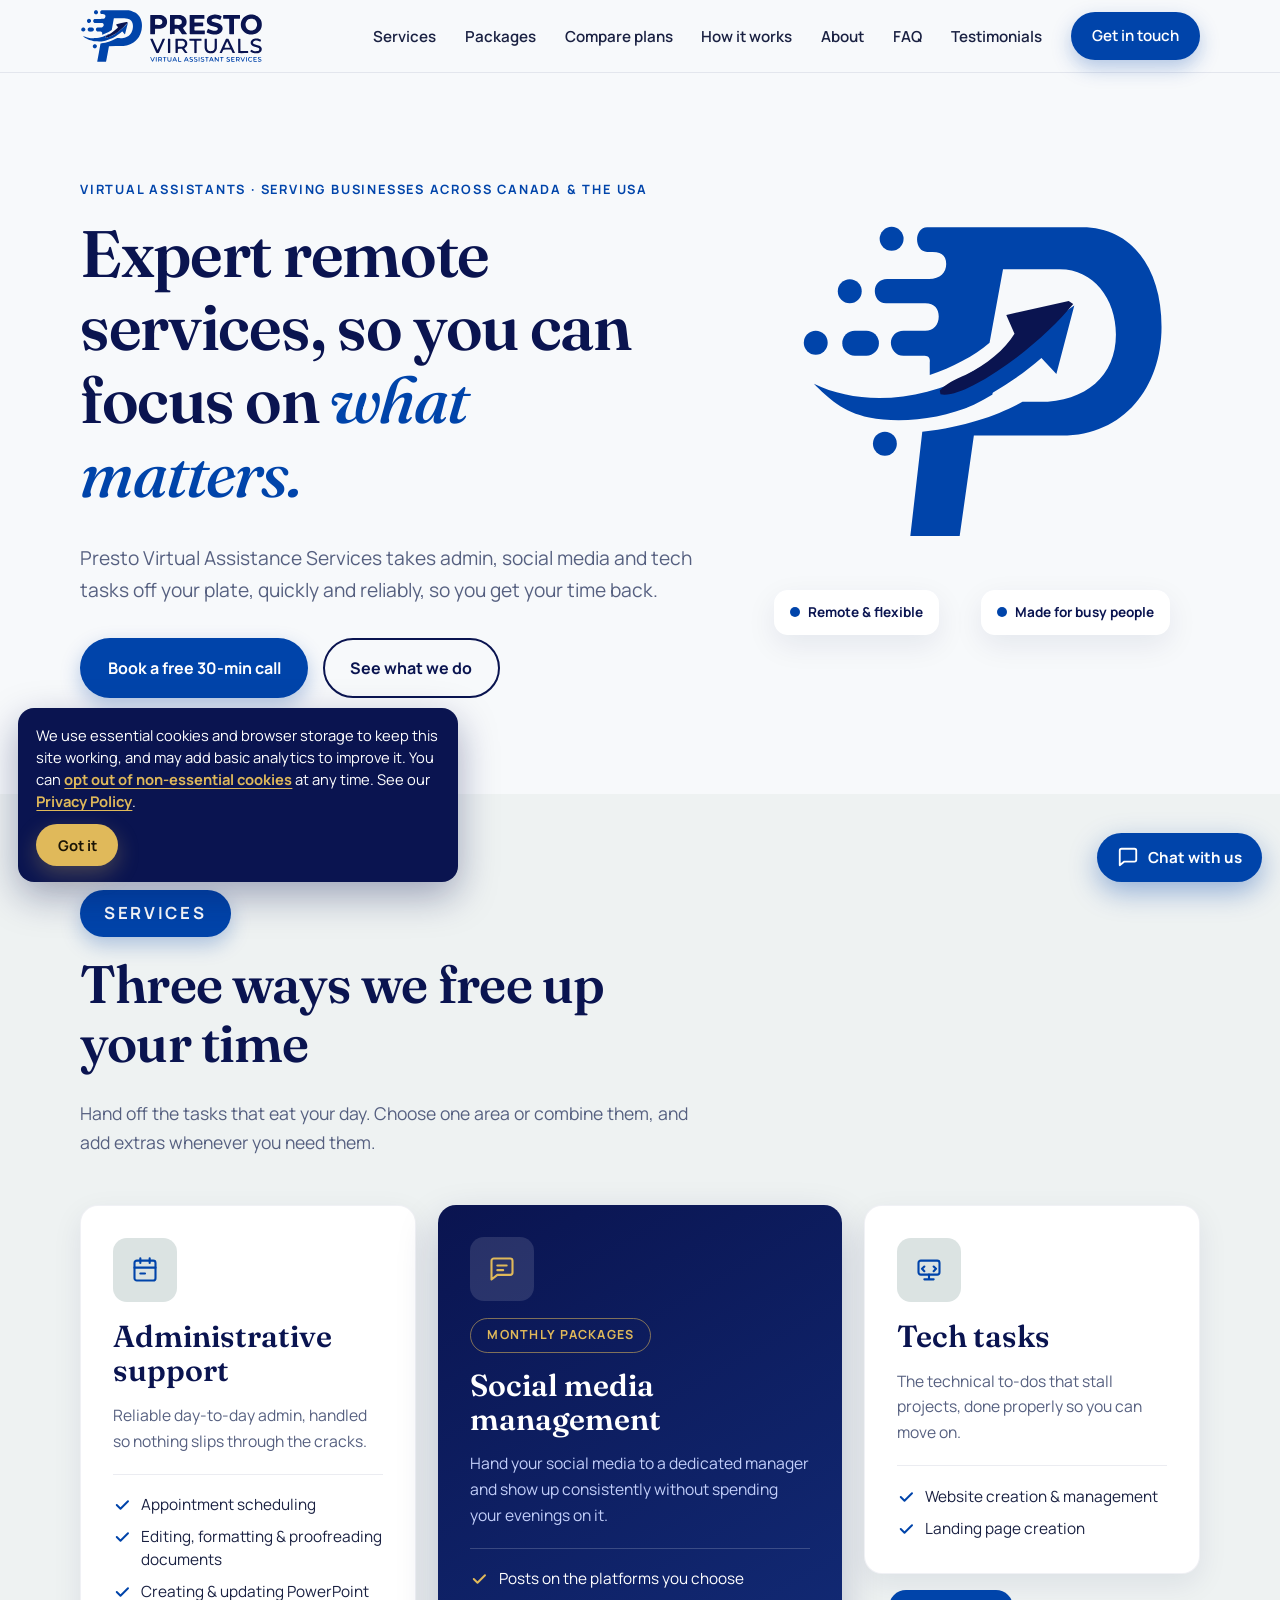
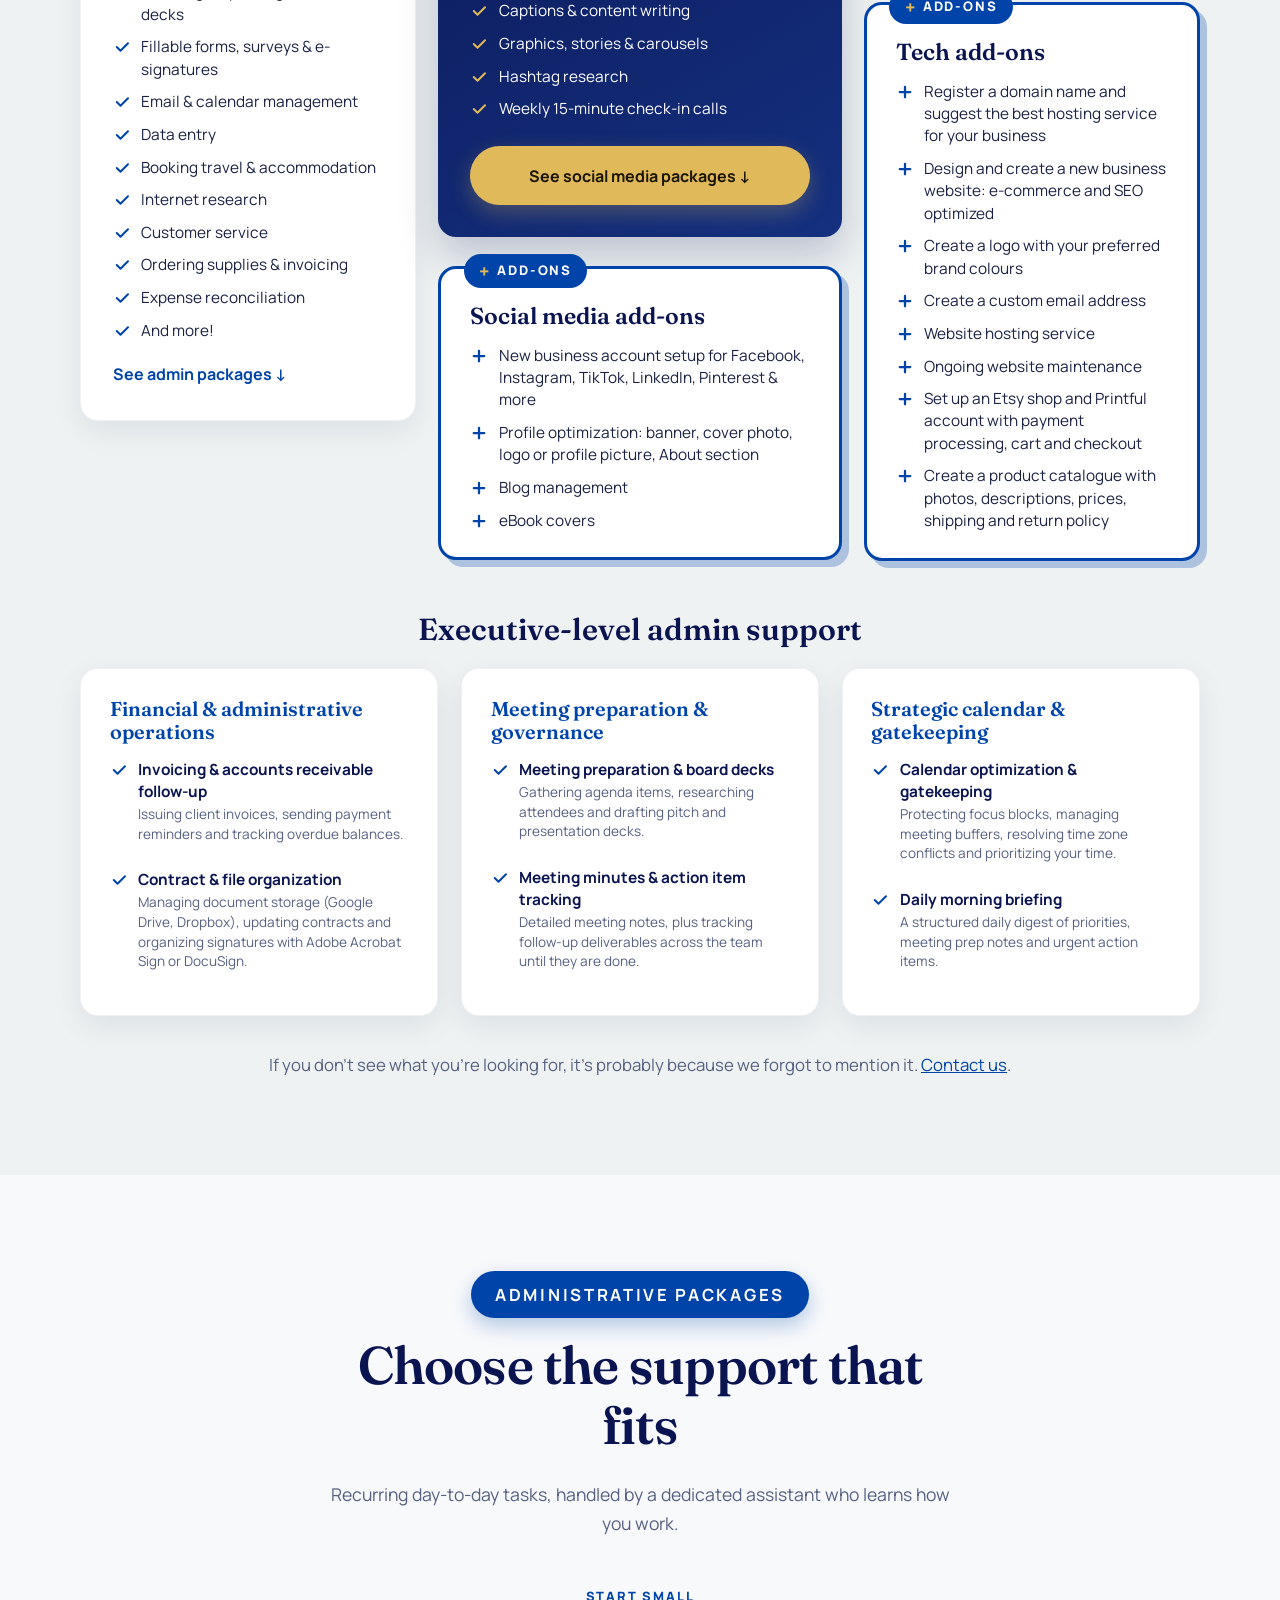
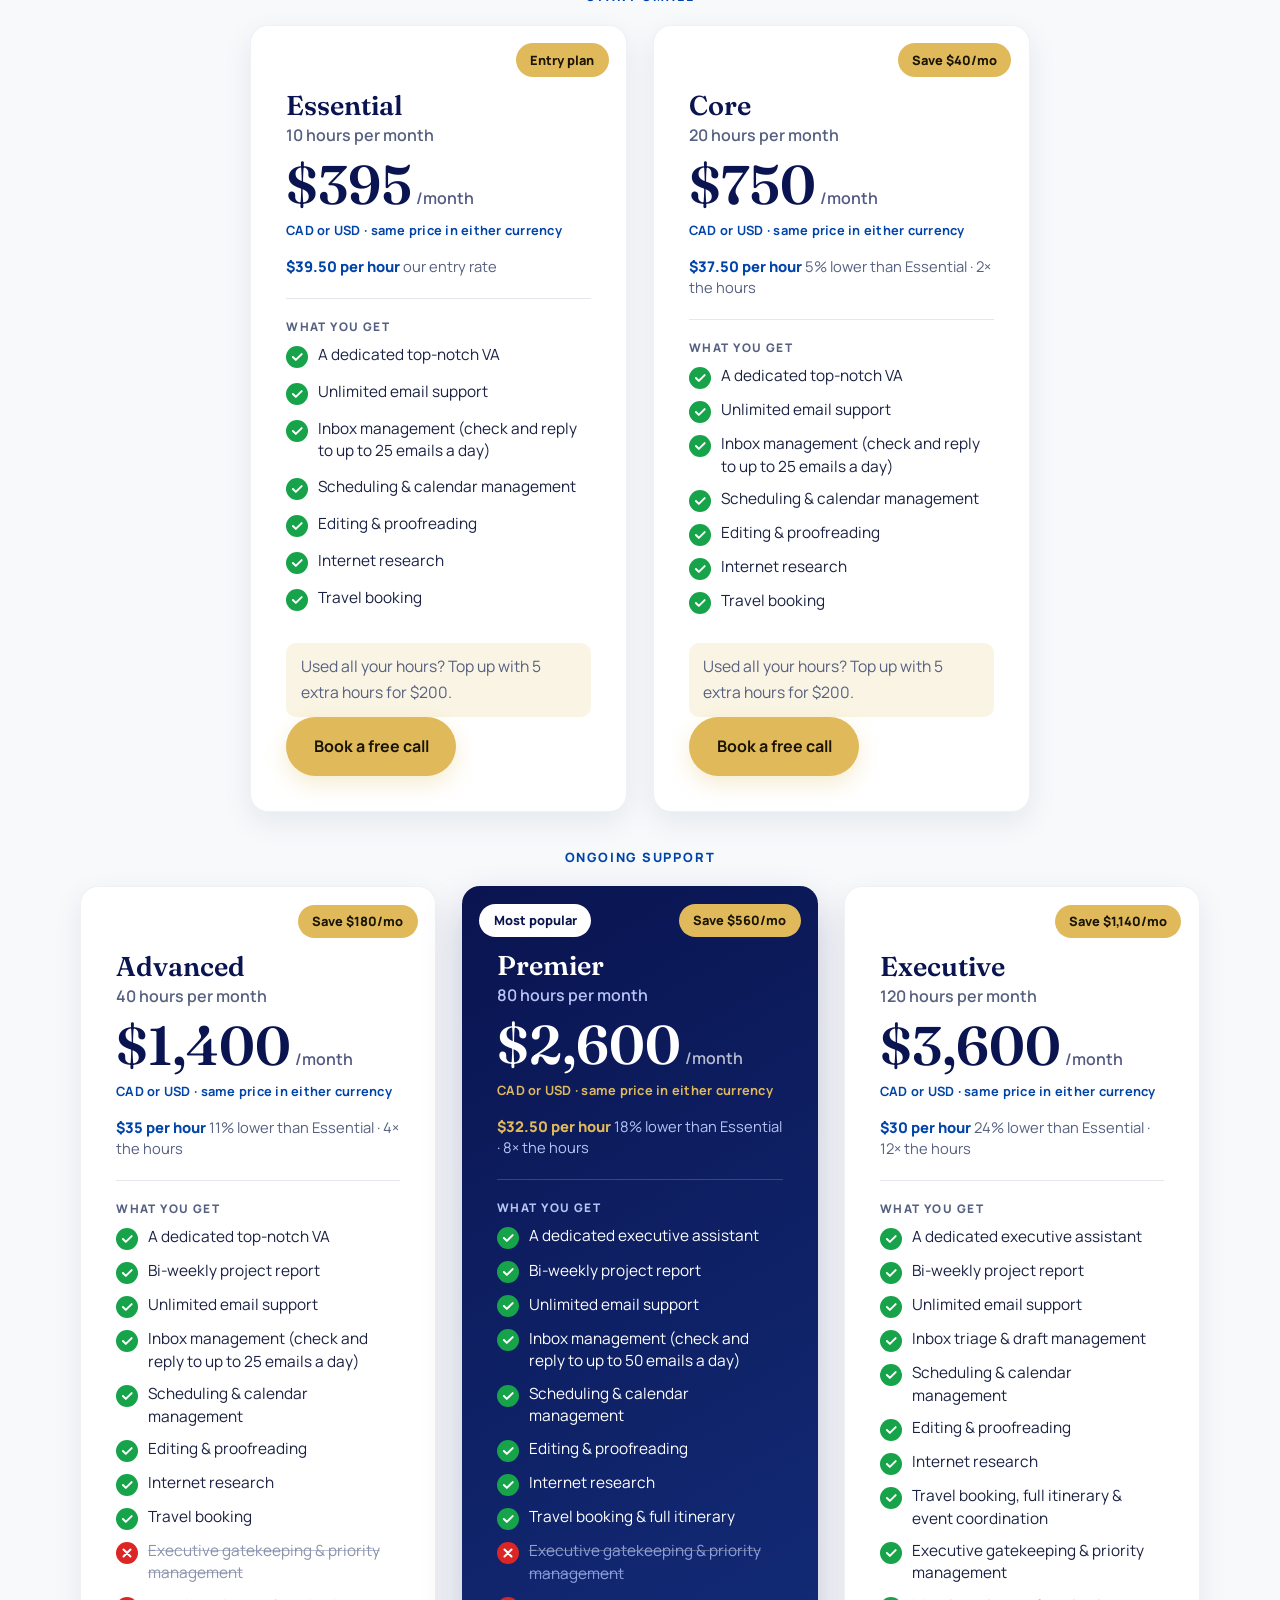
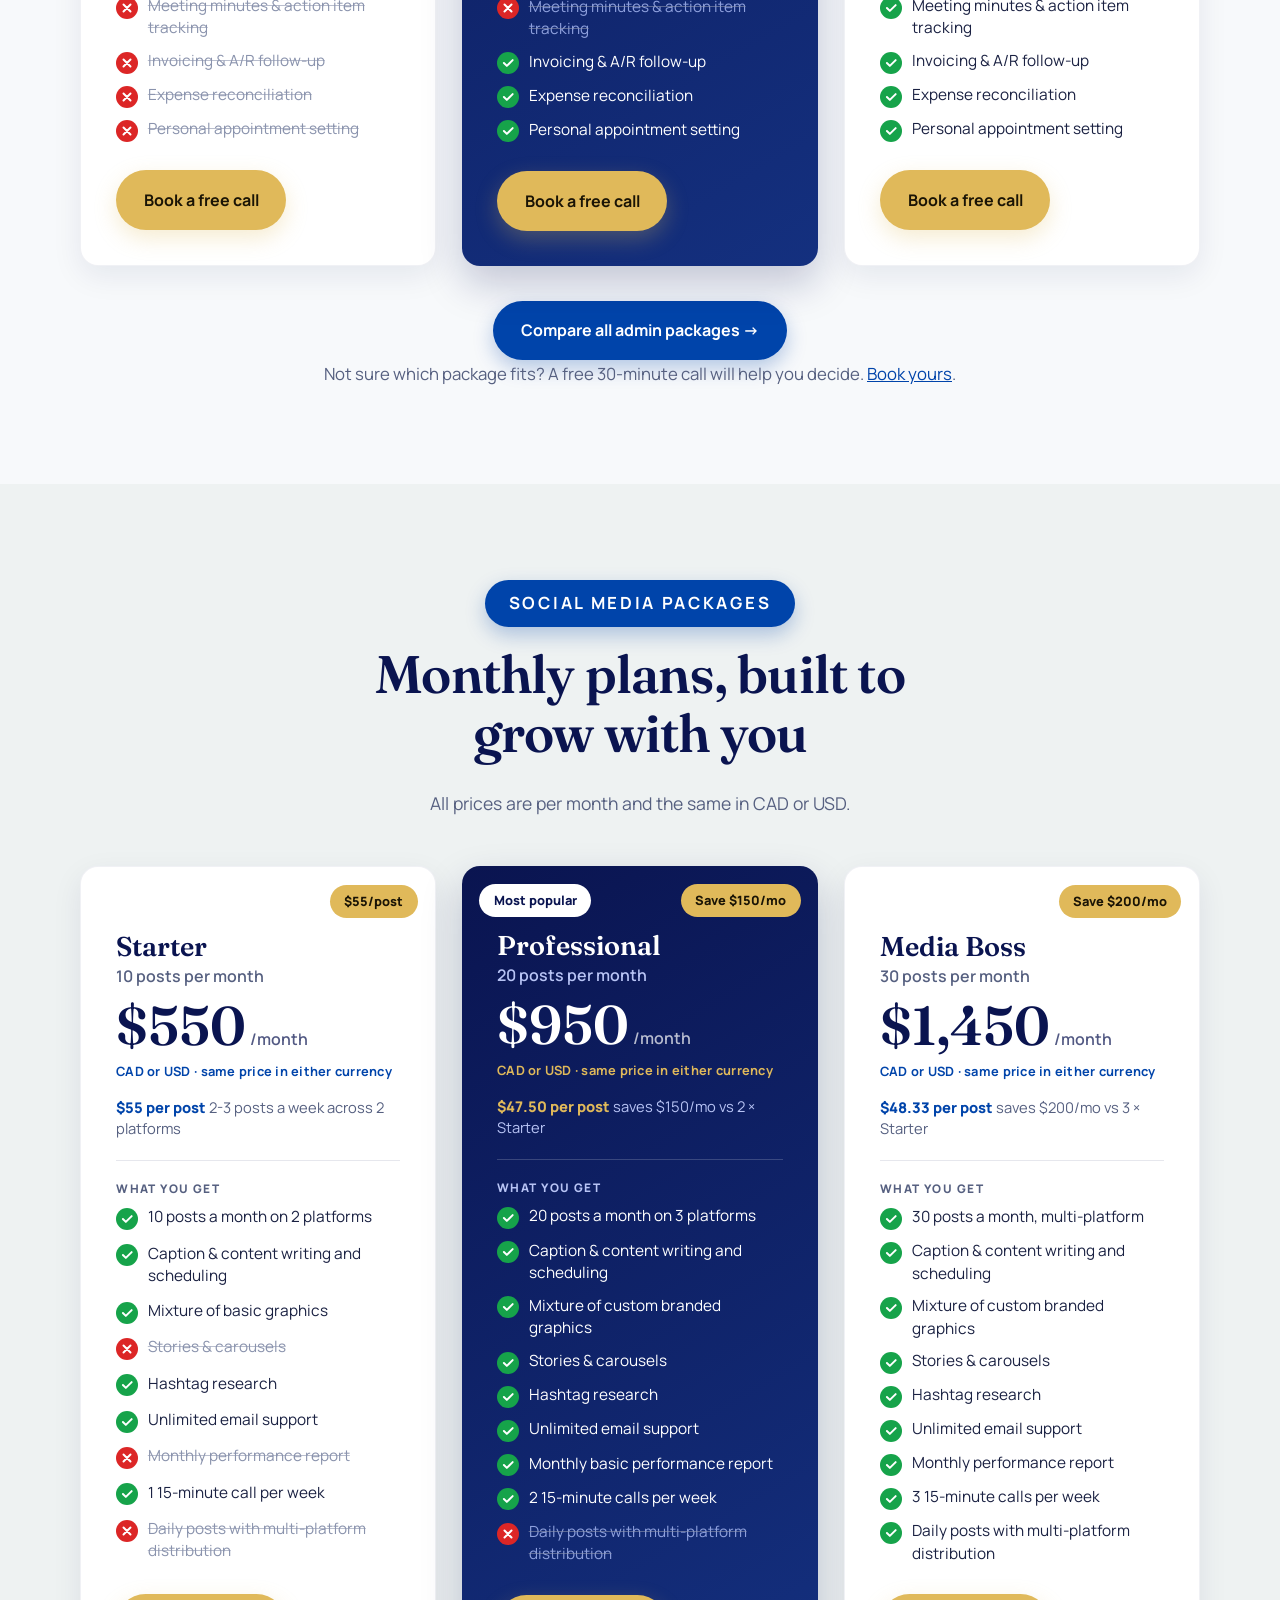
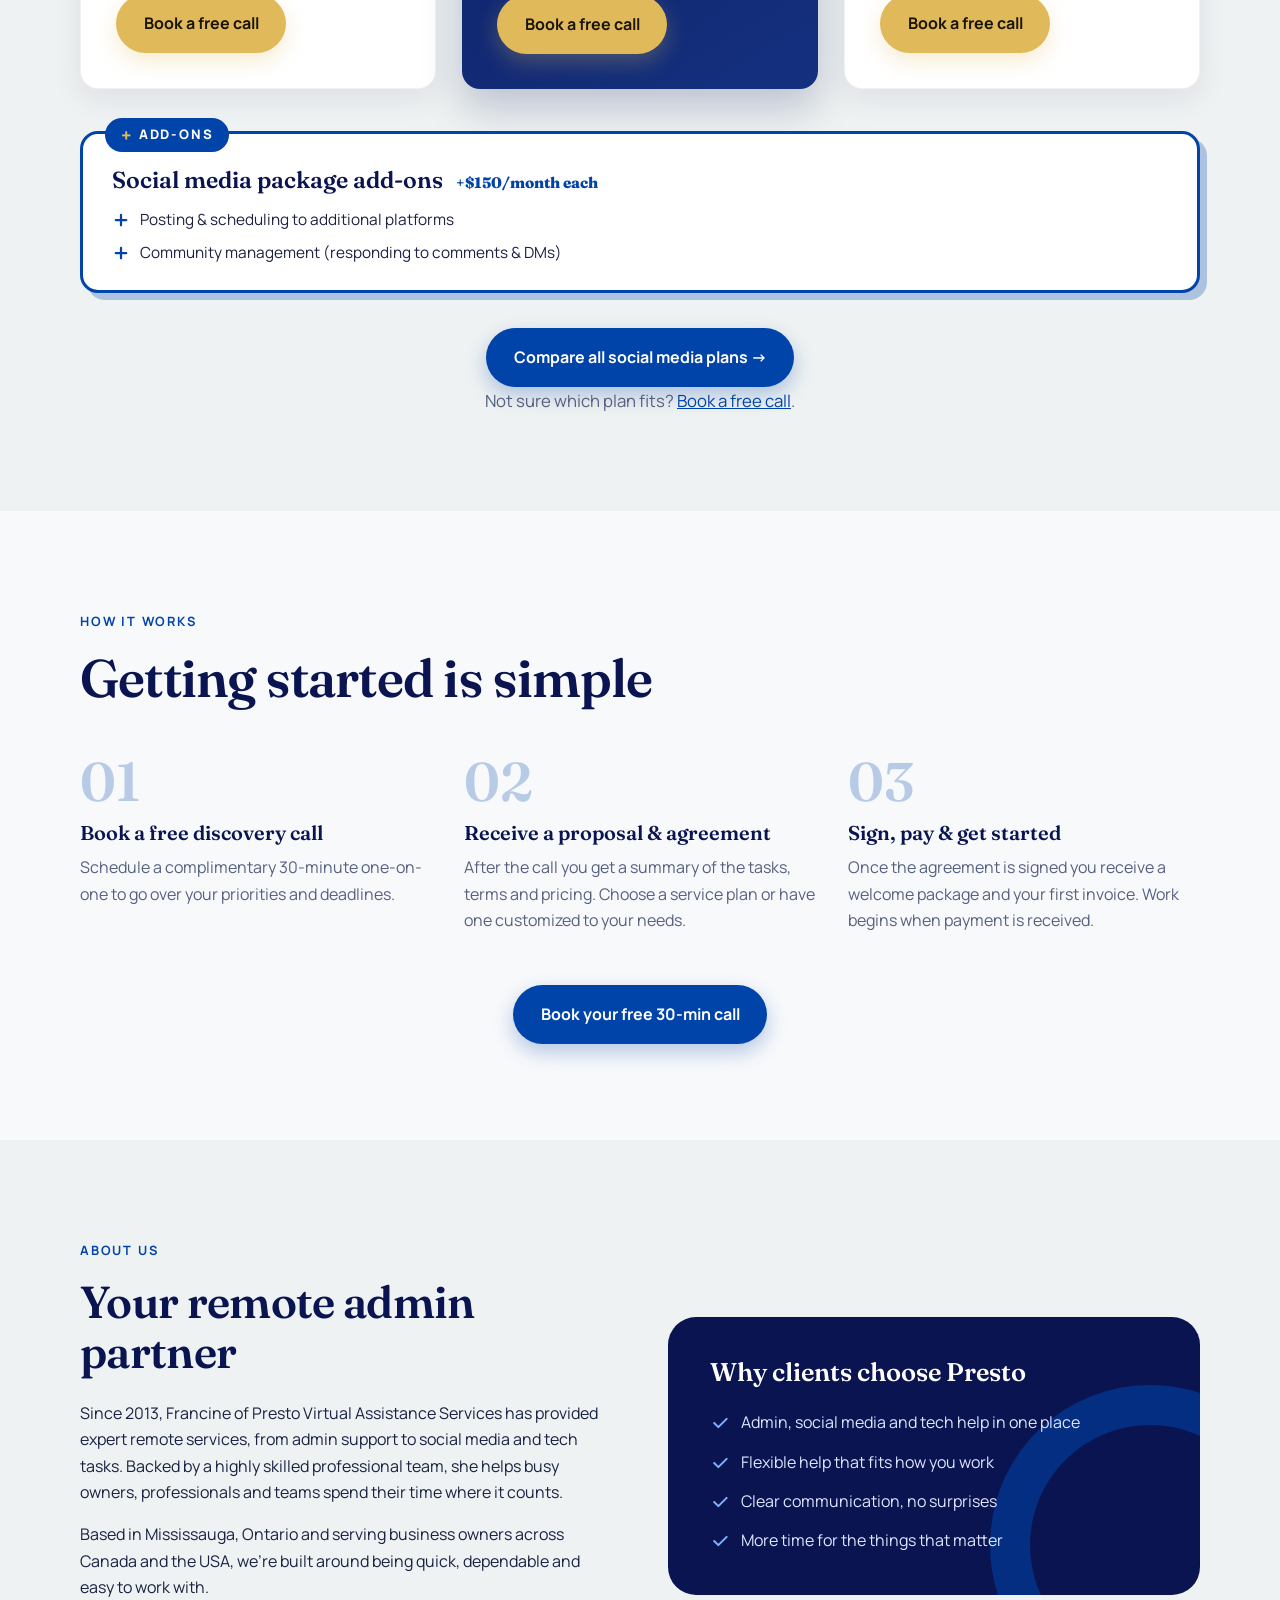
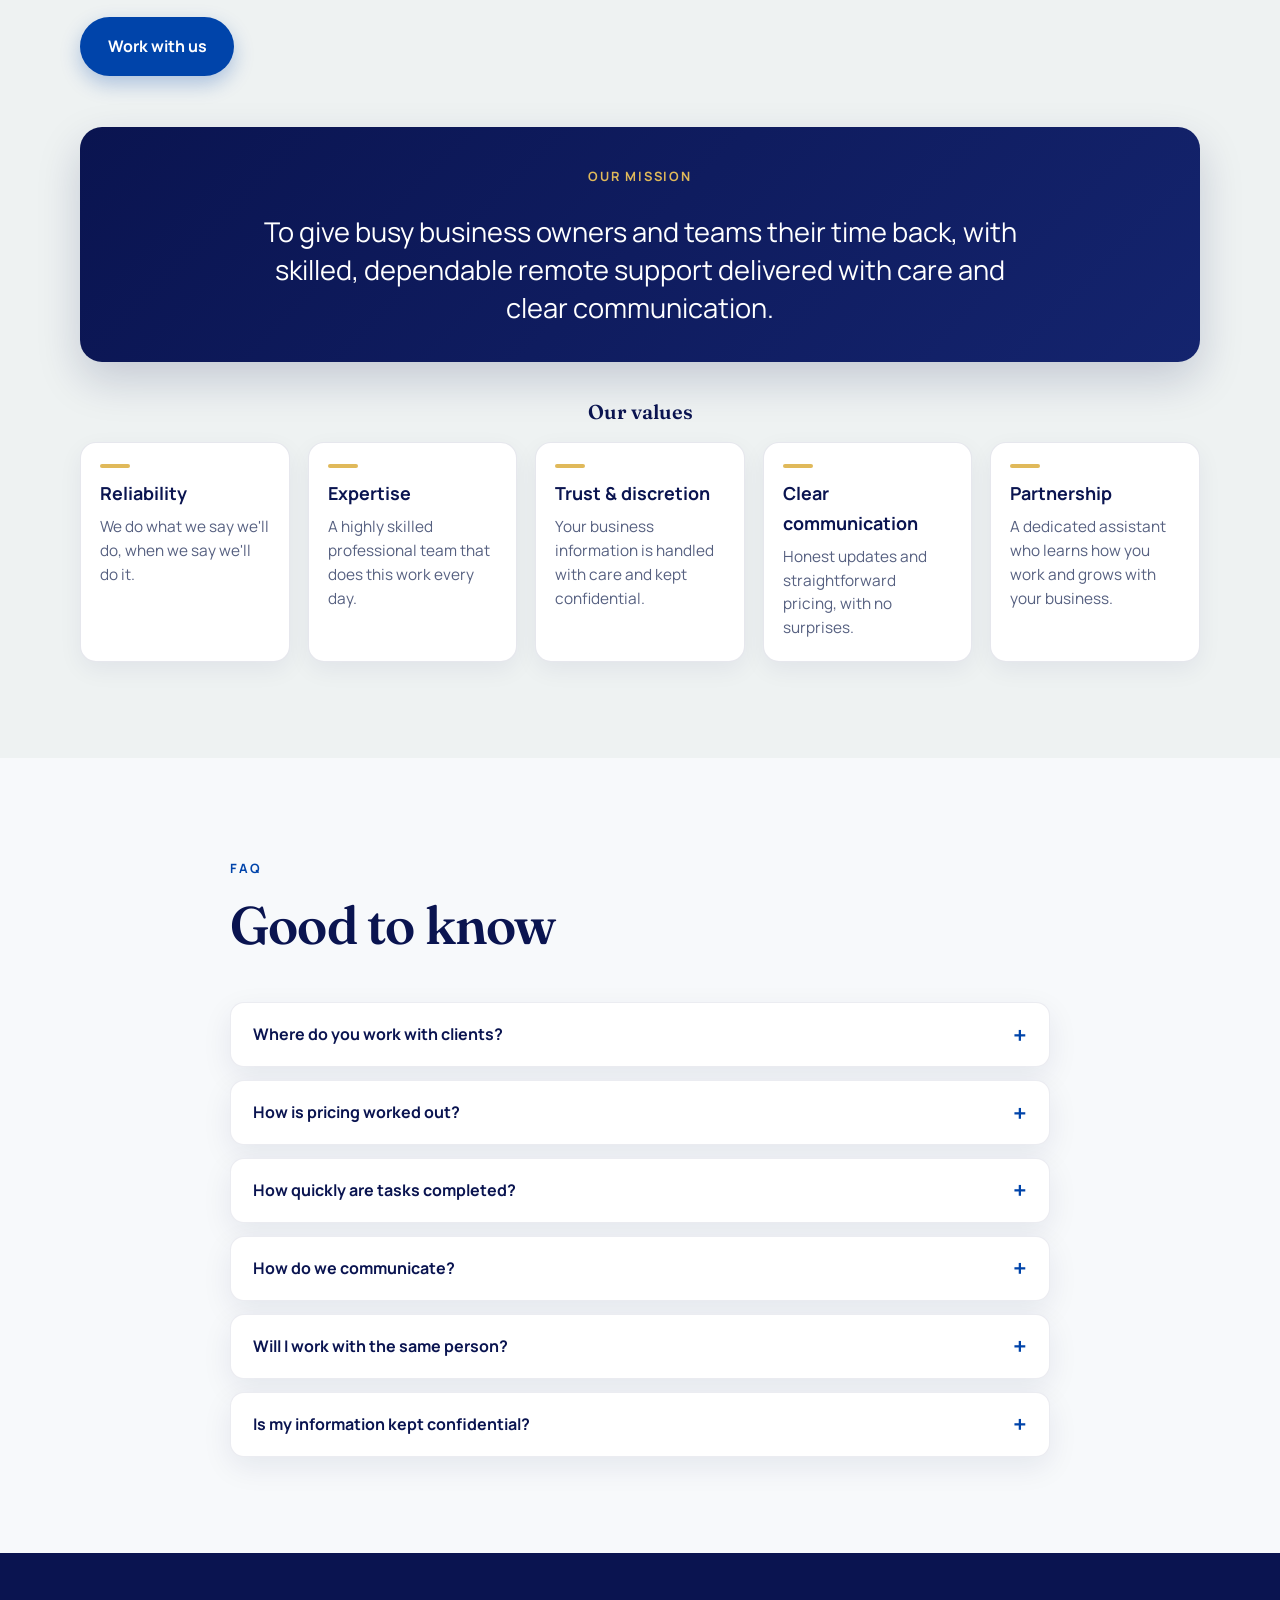
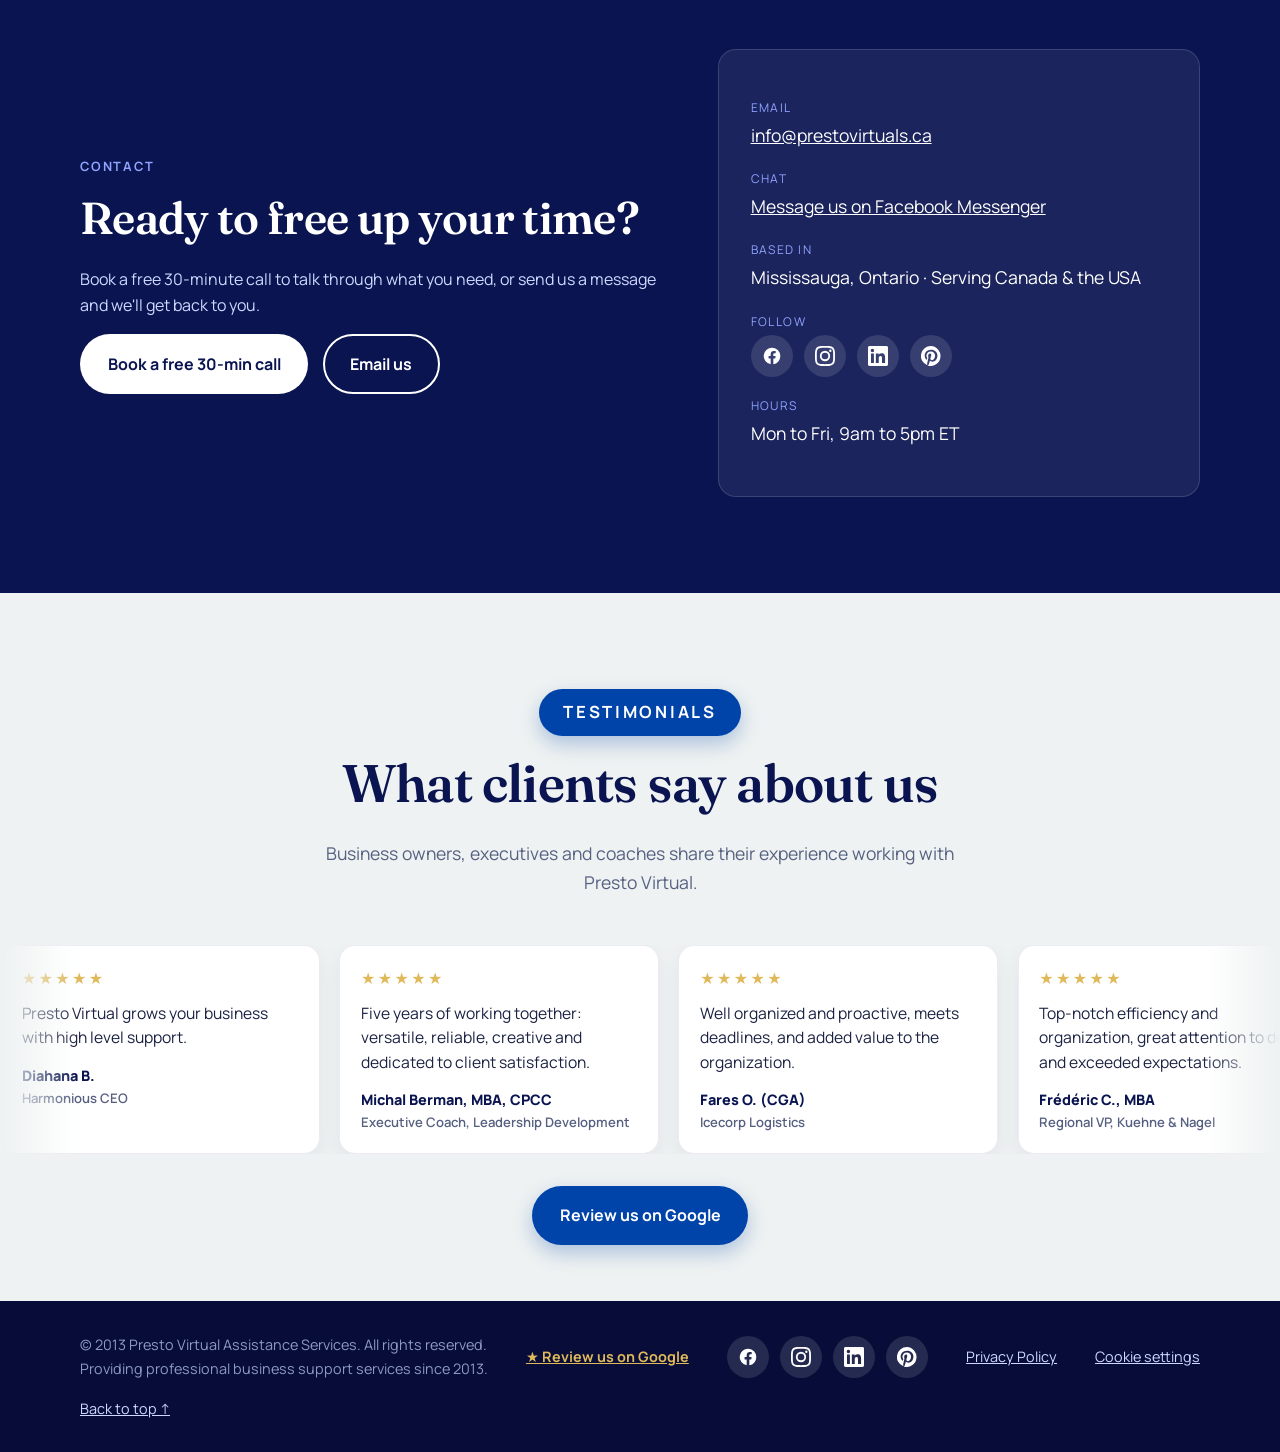
<file: index.html>
<!DOCTYPE html>
<html lang="en">
<head>
  <meta charset="utf-8">
  <meta name="viewport" content="width=device-width, initial-scale=1">
  <title>Virtual Assistant Services Canada &amp; USA | Presto Virtual Assistance, Mississauga</title>
  <meta name="description" content="Presto Virtual Assistance Services provides expert remote services, including admin support, social media management and tech tasks, to business owners across Canada and the USA. Based in Mississauga, Ontario. Book a free 30-minute call.">
  <meta name="robots" content="index, follow, max-image-preview:large">
  <meta name="author" content="Presto Virtual Assistance Services">
  <meta property="og:locale" content="en_CA">
  <meta property="og:site_name" content="Presto Virtual Assistance Services">
  <meta name="twitter:card" content="summary_large_image">
  <meta name="twitter:title" content="Presto Virtual Assistance Services">
  <meta name="twitter:image" content="https://prestovirtuals.ca/assets/og-logo.png">
  <meta name="theme-color" content="#0a1450">
  <link rel="canonical" href="https://prestovirtuals.ca/">
  <link rel="icon" href="favicon.ico" sizes="any">
  <link rel="icon" type="image/png" href="favicon.png">
  <link rel="apple-touch-icon" href="assets/icon-180.png">

  <meta property="og:type" content="website">
  <meta property="og:title" content="Presto Virtual Assistance Services">
  <meta property="og:description" content="Expert remote services: admin, social media and tech tasks to free up your time.">
  <meta property="og:url" content="https://prestovirtuals.ca/">
  <meta property="og:image" content="https://prestovirtuals.ca/assets/og-logo.png">

  <link rel="preconnect" href="https://fonts.googleapis.com">
  <link rel="preconnect" href="https://fonts.gstatic.com" crossorigin>
  <link href="https://fonts.googleapis.com/css2?family=Fraunces:ital,opsz,wght@0,9..144,500;0,9..144,600;1,9..144,500&family=Manrope:wght@400;500;600;700;800&display=swap" rel="stylesheet">
  <link rel="stylesheet" href="css/style.css?v=20261127b">

  <script type="application/ld+json">
  {
    "@context": "https://schema.org",
    "@type": "ProfessionalService",
    "name": "Presto Virtual Assistance Services",
    "url": "https://prestovirtuals.ca/",
    "logo": "https://prestovirtuals.ca/assets/og-logo.png",
    "description": "Expert remote services: admin support, social media management and tech tasks.",
    "foundingDate": "2013",
    "priceRange": "$$-$$$",
    "sameAs": ["https://www.facebook.com/prestovirtual/","https://www.instagram.com/prestovaservices/","https://www.linkedin.com/in/francinealonzi/","https://www.pinterest.com/prestov/"],
    "knowsAbout": ["Virtual assistant services","Administrative support","Social media management","Executive assistant services","Tech support"],
    "openingHoursSpecification": {"@type":"OpeningHoursSpecification","dayOfWeek":["Monday","Tuesday","Wednesday","Thursday","Friday"],"opens":"09:00","closes":"17:00"},
    "email": "info@prestovirtuals.ca",
    "areaServed": [{ "@type": "Country", "name": "Canada" }, { "@type": "Country", "name": "United States" }],
    "address": { "@type": "PostalAddress", "addressLocality": "Mississauga", "addressRegion": "ON", "addressCountry": "CA" }
  }
  </script>
  <script type="application/ld+json">
  {"@context": "https://schema.org", "@type": "FAQPage", "mainEntity": [{"@type": "Question", "name": "Where do you work with clients?", "acceptedAnswer": {"@type": "Answer", "text": "We're based in Mississauga, Ontario and work remotely with business owners across Canada and the USA, during Eastern Time business hours."}}, {"@type": "Question", "name": "How is pricing worked out?", "acceptedAnswer": {"@type": "Answer", "text": "Administrative support comes in monthly packages of hours (priced the same in CAD or USD): Essential (10 hours a month, $395), Core (20 hours, $750), Advanced (40 hours, $1,400), Premier (80 hours, $2,600) and Executive (120 hours, $3,600). If you use all your hours before the month ends, you can top up with 5 extra hours for $200. Social media comes in three monthly plans: Starter ($550), Professional ($950) and Media Boss ($1,450), in CAD or USD (the price is the same in either currency), with optional add-ons at +$150/month each. After your free call you receive a proposal and agreement with the details, or you can have a plan customized to your needs."}}, {"@type": "Question", "name": "How quickly are tasks completed?", "acceptedAnswer": {"@type": "Answer", "text": "Most basic admin tasks are done the same day, while more intensive, time-consuming tasks can take up to 2 to 3 days. Special projects may take longer. Deadlines are prioritized accordingly, and for time-sensitive work we agree on a deadline before work begins."}}, {"@type": "Question", "name": "How do we communicate?", "acceptedAnswer": {"@type": "Answer", "text": "Email is preferred, since it leaves a timestamped record. Facebook Messenger is also available. On-call support is only available for urgent, time-sensitive tasks. Otherwise, please schedule a call through the booking link."}}, {"@type": "Question", "name": "Will I work with the same person?", "acceptedAnswer": {"@type": "Answer", "text": "Yes. However, if you add a more intricate task or project that requires a special skill that was not discussed during the initial call, it may be assigned to another highly skilled member of our team."}}, {"@type": "Question", "name": "Is my information kept confidential?", "acceptedAnswer": {"@type": "Answer", "text": "Confidentiality is a top priority, and an NDA can be signed on request."}}]}
  </script>
</head>
<body>
  <a class="skip" href="#main">Skip to content</a>

  <div class="promo-bar" id="promo-bar" data-cyber data-sale-end="2026-11-28T00:00:00-05:00" role="region" aria-label="Black Friday sale">
    <div class="container promo-inner">
      <p><strong>Black Friday Early Bird Sale:</strong> Admin: buy 15 hours, get 5 FREE &middot; Social: 25% off <span class="promo-count" id="promo-count"></span></p>
      <a class="promo-link" href="black-friday.html">See sale details &rarr;</a>
    </div>
    <button class="promo-close" type="button" aria-label="Dismiss announcement">&times;</button>
  </div>

  <header class="site-header">
    <div class="container nav">
      <a class="brand" href="#top" aria-label="Presto Virtuals, Virtual Assistant Services, home">
        <img src="assets/logo-full.svg" alt="Presto Virtuals: Virtual Assistant Services" width="182" height="54">
      </a>
      <button class="nav-toggle" aria-label="Menu" aria-expanded="false" aria-controls="nav-links">
        <svg width="22" height="22" viewBox="0 0 24 24" fill="none" stroke="currentColor" stroke-width="2" stroke-linecap="round"><path d="M4 7h16M4 12h16M4 17h16"/></svg>
      </button>
      <ul class="nav-links" id="nav-links">
        <li><a href="#services">Services</a></li>
        <li><a href="#packages">Packages</a></li>
        <li><a href="pricing.html">Compare plans</a></li>
        <li><a href="#how">How it works</a></li>
        <li><a href="#about">About</a></li>
        <li><a href="#faq">FAQ</a></li>
        <li><a href="#testimonials">Testimonials</a></li>
        <li><a class="btn btn-primary btn-sm" href="#contact">Get in touch</a></li>
      </ul>
    </div>
  </header>

  <main id="main">
    <section class="hero" id="top">
      <div class="container hero-grid">
        <div>
          <span class="eyebrow">Virtual assistants · Serving businesses across Canada &amp; the USA</span>
          <h1>Expert remote services, so you can focus on <em>what matters.</em></h1>
          <p class="lead">Presto Virtual Assistance Services takes admin, social media and tech tasks off your plate, quickly and reliably, so you get your time back.</p>
          <div class="hero-actions">
            <a class="btn btn-primary" href="https://calendly.com/presto_virtual/30min" target="_blank" rel="noopener">Book a free 30-min call</a>
            <a class="btn btn-ghost" href="#services">See what we do</a>
          </div>
        </div>
        <div class="hero-art" aria-hidden="true">
          <img src="assets/logo-motion.svg?v=3" alt="" width="420" height="335">
        <div class="hero-badges"><span class="hero-badge b1"><i></i>Remote &amp; flexible</span><span class="hero-badge b2"><i></i>Made for busy people</span></div>
        </div>
      </div>
    </section>

    <section id="services" class="band">
      <div class="container">
        <div class="section-head reveal">
          <span class="eyebrow eyebrow-big">Services</span>
          <h2>Three ways we free up your time</h2>
          <p>Hand off the tasks that eat your day. Choose one area or combine them, and add extras whenever you need them.</p>
        </div>
        <div class="svc-grid">
          <div class="svc-col">
          <article class="card svc reveal">
            <div class="icon"><svg width="28" height="28" viewBox="0 0 24 24" fill="none" stroke="currentColor" stroke-width="1.8" stroke-linecap="round" stroke-linejoin="round"><rect x="3" y="4" width="18" height="17" rx="2"/><path d="M8 2v4M16 2v4M3 10h18M8 15h4"/></svg></div>
            <h3>Administrative support</h3>
            <p>Reliable day-to-day admin, handled so nothing slips through the cracks.</p>
            <ul class="checks">
              <li><svg width="18" height="18" viewBox="0 0 24 24" fill="none" stroke="currentColor" stroke-width="2.6" stroke-linecap="round" stroke-linejoin="round"><path d="m5 12 5 5L20 7"/></svg>Appointment scheduling</li>
              <li><svg width="18" height="18" viewBox="0 0 24 24" fill="none" stroke="currentColor" stroke-width="2.6" stroke-linecap="round" stroke-linejoin="round"><path d="m5 12 5 5L20 7"/></svg>Editing, formatting &amp; proofreading documents</li>
              <li><svg width="18" height="18" viewBox="0 0 24 24" fill="none" stroke="currentColor" stroke-width="2.6" stroke-linecap="round" stroke-linejoin="round"><path d="m5 12 5 5L20 7"/></svg>Creating &amp; updating PowerPoint decks</li>
              <li><svg width="18" height="18" viewBox="0 0 24 24" fill="none" stroke="currentColor" stroke-width="2.6" stroke-linecap="round" stroke-linejoin="round"><path d="m5 12 5 5L20 7"/></svg>Fillable forms, surveys &amp; e-signatures</li>
              <li><svg width="18" height="18" viewBox="0 0 24 24" fill="none" stroke="currentColor" stroke-width="2.6" stroke-linecap="round" stroke-linejoin="round"><path d="m5 12 5 5L20 7"/></svg>Email &amp; calendar management</li>
              <li><svg width="18" height="18" viewBox="0 0 24 24" fill="none" stroke="currentColor" stroke-width="2.6" stroke-linecap="round" stroke-linejoin="round"><path d="m5 12 5 5L20 7"/></svg>Data entry</li>
              <li><svg width="18" height="18" viewBox="0 0 24 24" fill="none" stroke="currentColor" stroke-width="2.6" stroke-linecap="round" stroke-linejoin="round"><path d="m5 12 5 5L20 7"/></svg>Booking travel &amp; accommodation</li>
              <li><svg width="18" height="18" viewBox="0 0 24 24" fill="none" stroke="currentColor" stroke-width="2.6" stroke-linecap="round" stroke-linejoin="round"><path d="m5 12 5 5L20 7"/></svg>Internet research</li>
              <li><svg width="18" height="18" viewBox="0 0 24 24" fill="none" stroke="currentColor" stroke-width="2.6" stroke-linecap="round" stroke-linejoin="round"><path d="m5 12 5 5L20 7"/></svg>Customer service</li>
              <li><svg width="18" height="18" viewBox="0 0 24 24" fill="none" stroke="currentColor" stroke-width="2.6" stroke-linecap="round" stroke-linejoin="round"><path d="m5 12 5 5L20 7"/></svg>Ordering supplies &amp; invoicing</li>
              <li><svg width="18" height="18" viewBox="0 0 24 24" fill="none" stroke="currentColor" stroke-width="2.6" stroke-linecap="round" stroke-linejoin="round"><path d="m5 12 5 5L20 7"/></svg>Expense reconciliation</li>
            

              <li><svg width="18" height="18" viewBox="0 0 24 24" fill="none" stroke="currentColor" stroke-width="2.6" stroke-linecap="round" stroke-linejoin="round"><path d="m5 12 5 5L20 7"/></svg>And more!</li>
            </ul>
            <a class="card-link" href="#packages">See admin packages &darr;</a>
          </article>
          </div>
          <div class="svc-col">
          <article class="card svc featured reveal" id="social">
            <div class="icon"><svg width="28" height="28" viewBox="0 0 24 24" fill="none" stroke="currentColor" stroke-width="1.8" stroke-linecap="round" stroke-linejoin="round"><path d="M21 15a2 2 0 0 1-2 2H8l-5 4V5a2 2 0 0 1 2-2h14a2 2 0 0 1 2 2z"/><path d="M8 9h8M8 13h5"/></svg></div>
            <span class="pill">Monthly packages</span>
            <h3>Social media management</h3>
            <p>Hand your social media to a dedicated manager and show up consistently without spending your evenings on it.</p>
            <ul class="checks">
            <li><svg width="18" height="18" viewBox="0 0 24 24" fill="none" stroke="currentColor" stroke-width="2.6" stroke-linecap="round" stroke-linejoin="round"><path d="m5 12 5 5L20 7"/></svg>Posts on the platforms you choose</li>
            <li><svg width="18" height="18" viewBox="0 0 24 24" fill="none" stroke="currentColor" stroke-width="2.6" stroke-linecap="round" stroke-linejoin="round"><path d="m5 12 5 5L20 7"/></svg>Captions &amp; content writing</li>
            <li><svg width="18" height="18" viewBox="0 0 24 24" fill="none" stroke="currentColor" stroke-width="2.6" stroke-linecap="round" stroke-linejoin="round"><path d="m5 12 5 5L20 7"/></svg>Graphics, stories &amp; carousels</li>
            <li><svg width="18" height="18" viewBox="0 0 24 24" fill="none" stroke="currentColor" stroke-width="2.6" stroke-linecap="round" stroke-linejoin="round"><path d="m5 12 5 5L20 7"/></svg>Hashtag research</li>
            <li><svg width="18" height="18" viewBox="0 0 24 24" fill="none" stroke="currentColor" stroke-width="2.6" stroke-linecap="round" stroke-linejoin="round"><path d="m5 12 5 5L20 7"/></svg>Weekly 15-minute check-in calls</li>
            </ul>
            <a class="btn btn-gold" href="#social-packages">See social media packages &darr;</a>
          </article>
          <article class="card addon reveal">
            <span class="addon-tag">Add-ons</span>
            <h3>Social media add-ons</h3>
            <ul class="checks plus">
            <li><svg width="18" height="18" viewBox="0 0 24 24" fill="none" stroke="currentColor" stroke-width="2.6" stroke-linecap="round" stroke-linejoin="round"><path d="M12 5v14M5 12h14"/></svg>New business account setup for Facebook, Instagram, TikTok, LinkedIn, Pinterest &amp; more</li>
            <li><svg width="18" height="18" viewBox="0 0 24 24" fill="none" stroke="currentColor" stroke-width="2.6" stroke-linecap="round" stroke-linejoin="round"><path d="M12 5v14M5 12h14"/></svg>Profile optimization: banner, cover photo, logo or profile picture, About section</li>
            <li><svg width="18" height="18" viewBox="0 0 24 24" fill="none" stroke="currentColor" stroke-width="2.6" stroke-linecap="round" stroke-linejoin="round"><path d="M12 5v14M5 12h14"/></svg>Blog management</li>
            <li><svg width="18" height="18" viewBox="0 0 24 24" fill="none" stroke="currentColor" stroke-width="2.6" stroke-linecap="round" stroke-linejoin="round"><path d="M12 5v14M5 12h14"/></svg>eBook covers</li>
            </ul>
          </article>
          </div>
          <div class="svc-col">
          <article class="card svc reveal">
            <div class="icon"><svg width="28" height="28" viewBox="0 0 24 24" fill="none" stroke="currentColor" stroke-width="1.8" stroke-linecap="round" stroke-linejoin="round"><rect x="3" y="4" width="18" height="12" rx="2"/><path d="M8 20h8M12 16v4M8 9l-2 2 2 2M16 9l2 2-2 2"/></svg></div>
            <h3>Tech tasks</h3>
            <p>The technical to-dos that stall projects, done properly so you can move on.</p>
            <ul class="checks">
            <li><svg width="18" height="18" viewBox="0 0 24 24" fill="none" stroke="currentColor" stroke-width="2.6" stroke-linecap="round" stroke-linejoin="round"><path d="m5 12 5 5L20 7"/></svg>Website creation &amp; management</li>
            <li><svg width="18" height="18" viewBox="0 0 24 24" fill="none" stroke="currentColor" stroke-width="2.6" stroke-linecap="round" stroke-linejoin="round"><path d="m5 12 5 5L20 7"/></svg>Landing page creation</li>
            </ul>
          </article>
          <article class="card addon reveal">
            <span class="addon-tag">Add-ons</span>
            <h3>Tech add-ons</h3>
            <ul class="checks plus">
              <li><svg width="18" height="18" viewBox="0 0 24 24" fill="none" stroke="currentColor" stroke-width="2.6" stroke-linecap="round" stroke-linejoin="round"><path d="M12 5v14M5 12h14"/></svg>Register a domain name and suggest the best hosting service for your business</li>
              <li><svg width="18" height="18" viewBox="0 0 24 24" fill="none" stroke="currentColor" stroke-width="2.6" stroke-linecap="round" stroke-linejoin="round"><path d="M12 5v14M5 12h14"/></svg>Design and create a new business website: e-commerce and SEO optimized</li>
              <li><svg width="18" height="18" viewBox="0 0 24 24" fill="none" stroke="currentColor" stroke-width="2.6" stroke-linecap="round" stroke-linejoin="round"><path d="M12 5v14M5 12h14"/></svg>Create a logo with your preferred brand colours</li>
              <li><svg width="18" height="18" viewBox="0 0 24 24" fill="none" stroke="currentColor" stroke-width="2.6" stroke-linecap="round" stroke-linejoin="round"><path d="M12 5v14M5 12h14"/></svg>Create a custom email address</li>
              <li><svg width="18" height="18" viewBox="0 0 24 24" fill="none" stroke="currentColor" stroke-width="2.6" stroke-linecap="round" stroke-linejoin="round"><path d="M12 5v14M5 12h14"/></svg>Website hosting service</li>
              <li><svg width="18" height="18" viewBox="0 0 24 24" fill="none" stroke="currentColor" stroke-width="2.6" stroke-linecap="round" stroke-linejoin="round"><path d="M12 5v14M5 12h14"/></svg>Ongoing website maintenance</li>
              <li><svg width="18" height="18" viewBox="0 0 24 24" fill="none" stroke="currentColor" stroke-width="2.6" stroke-linecap="round" stroke-linejoin="round"><path d="M12 5v14M5 12h14"/></svg>Set up an Etsy shop and Printful account with payment processing, cart and checkout</li>
              <li><svg width="18" height="18" viewBox="0 0 24 24" fill="none" stroke="currentColor" stroke-width="2.6" stroke-linecap="round" stroke-linejoin="round"><path d="M12 5v14M5 12h14"/></svg>Create a product catalogue with photos, descriptions, prices, shipping and return policy</li>
            </ul>
          </article>
          </div>
        </div>
                <div class="ops-wrap">
          <h3 class="ops-title reveal">Executive-level admin support</h3>
          <div class="ops-row">
          <article class="card ops reveal">
            <h3>Financial &amp; administrative operations</h3>
            <ul class="checks svc-detail">
              <li><svg width="18" height="18" viewBox="0 0 24 24" fill="none" stroke="currentColor" stroke-width="2.6" stroke-linecap="round" stroke-linejoin="round"><path d="m5 12 5 5L20 7"/></svg><span><b>Invoicing &amp; accounts receivable follow-up</b><small>Issuing client invoices, sending payment reminders and tracking overdue balances.</small></span></li>
              <li><svg width="18" height="18" viewBox="0 0 24 24" fill="none" stroke="currentColor" stroke-width="2.6" stroke-linecap="round" stroke-linejoin="round"><path d="m5 12 5 5L20 7"/></svg><span><b>Contract &amp; file organization</b><small>Managing document storage (Google Drive, Dropbox), updating contracts and organizing signatures with Adobe Acrobat Sign or DocuSign.</small></span></li>
            </ul>
          </article>
          <article class="card ops reveal">
            <h3>Meeting preparation &amp; governance</h3>
            <ul class="checks svc-detail">
              <li><svg width="18" height="18" viewBox="0 0 24 24" fill="none" stroke="currentColor" stroke-width="2.6" stroke-linecap="round" stroke-linejoin="round"><path d="m5 12 5 5L20 7"/></svg><span><b>Meeting preparation &amp; board decks</b><small>Gathering agenda items, researching attendees and drafting pitch and presentation decks.</small></span></li>
              <li><svg width="18" height="18" viewBox="0 0 24 24" fill="none" stroke="currentColor" stroke-width="2.6" stroke-linecap="round" stroke-linejoin="round"><path d="m5 12 5 5L20 7"/></svg><span><b>Meeting minutes &amp; action item tracking</b><small>Detailed meeting notes, plus tracking follow-up deliverables across the team until they are done.</small></span></li>
            </ul>
          </article>
          <article class="card ops reveal">
            <h3>Strategic calendar &amp; gatekeeping</h3>
            <ul class="checks svc-detail">
              <li><svg width="18" height="18" viewBox="0 0 24 24" fill="none" stroke="currentColor" stroke-width="2.6" stroke-linecap="round" stroke-linejoin="round"><path d="m5 12 5 5L20 7"/></svg><span><b>Calendar optimization &amp; gatekeeping</b><small>Protecting focus blocks, managing meeting buffers, resolving time zone conflicts and prioritizing your time.</small></span></li>
              <li><svg width="18" height="18" viewBox="0 0 24 24" fill="none" stroke="currentColor" stroke-width="2.6" stroke-linecap="round" stroke-linejoin="round"><path d="m5 12 5 5L20 7"/></svg><span><b>Daily morning briefing</b><small>A structured daily digest of priorities, meeting prep notes and urgent action items.</small></span></li>
            </ul>
          </article>
          </div>
        </div>
        <p class="svc-note reveal">If you don't see what you're looking for, it's probably because we forgot to mention it. <a href="#contact">Contact us</a>.</p>
      </div>
    </section>

    <section id="packages">
      <div class="container">
        <div class="section-head center-head reveal">
          <span class="eyebrow eyebrow-big">Administrative packages</span>
          <h2>Choose the support that fits</h2>
          <p>Recurring day-to-day tasks, handled by a dedicated assistant who learns how you work.</p>
        </div>
        <p class="pkg-row-label reveal">Start small</p>
        <div class="pkg-grid">
          <article class="card pkg reveal">
            <span class="pkg-badge pkg-save">Entry plan</span>
            <h3>Essential</h3>
            <p class="pkg-hrs">10 hours per month</p>
            <p class="pkg-price">$395<small>/month</small></p>
            <p class="pkg-cur">CAD or USD &middot; same price in either currency</p>
            <p class="pkg-rate"><b>$39.50 per hour</b> our entry rate</p>
            <p class="pkg-lbl">What you get</p>
            <ul class="checks pkg-list">
              <li class="yes"><span class="ic yes" aria-label="Included"><svg width="14" height="14" viewBox="0 0 24 24" fill="none" stroke="currentColor" stroke-width="3.4" stroke-linecap="round" stroke-linejoin="round"><path d="m5 12 5 5L20 7"/></svg></span><span>A dedicated top-notch VA</span></li>
              <li class="yes"><span class="ic yes" aria-label="Included"><svg width="14" height="14" viewBox="0 0 24 24" fill="none" stroke="currentColor" stroke-width="3.4" stroke-linecap="round" stroke-linejoin="round"><path d="m5 12 5 5L20 7"/></svg></span><span>Unlimited email support</span></li>
              <li class="yes"><span class="ic yes" aria-label="Included"><svg width="14" height="14" viewBox="0 0 24 24" fill="none" stroke="currentColor" stroke-width="3.4" stroke-linecap="round" stroke-linejoin="round"><path d="m5 12 5 5L20 7"/></svg></span><span>Inbox management (check and reply to up to 25 emails a day)</span></li>
              <li class="yes"><span class="ic yes" aria-label="Included"><svg width="14" height="14" viewBox="0 0 24 24" fill="none" stroke="currentColor" stroke-width="3.4" stroke-linecap="round" stroke-linejoin="round"><path d="m5 12 5 5L20 7"/></svg></span><span>Scheduling &amp; calendar management</span></li>
              <li class="yes"><span class="ic yes" aria-label="Included"><svg width="14" height="14" viewBox="0 0 24 24" fill="none" stroke="currentColor" stroke-width="3.4" stroke-linecap="round" stroke-linejoin="round"><path d="m5 12 5 5L20 7"/></svg></span><span>Editing &amp; proofreading</span></li>
              <li class="yes"><span class="ic yes" aria-label="Included"><svg width="14" height="14" viewBox="0 0 24 24" fill="none" stroke="currentColor" stroke-width="3.4" stroke-linecap="round" stroke-linejoin="round"><path d="m5 12 5 5L20 7"/></svg></span><span>Internet research</span></li>
              <li class="yes"><span class="ic yes" aria-label="Included"><svg width="14" height="14" viewBox="0 0 24 24" fill="none" stroke="currentColor" stroke-width="3.4" stroke-linecap="round" stroke-linejoin="round"><path d="m5 12 5 5L20 7"/></svg></span><span>Travel booking</span></li>
            </ul>
            <p class="pkg-topup">Used all your hours? Top up with 5 extra hours for $200.</p>
            <a class="btn btn-gold" href="https://calendly.com/presto_virtual/30min" target="_blank" rel="noopener">Book a free call</a>
          </article>
          <article class="card pkg reveal">
            <span class="pkg-badge pkg-save">Save $40/mo</span>
            <h3>Core</h3>
            <p class="pkg-hrs">20 hours per month</p>
            <p class="pkg-price">$750<small>/month</small></p>
            <p class="pkg-cur">CAD or USD &middot; same price in either currency</p>
            <p class="pkg-rate"><b>$37.50 per hour</b> 5% lower than Essential &middot; 2&times; the hours</p>
            <p class="pkg-lbl">What you get</p>
            <ul class="checks pkg-list">
              <li class="yes"><span class="ic yes" aria-label="Included"><svg width="14" height="14" viewBox="0 0 24 24" fill="none" stroke="currentColor" stroke-width="3.4" stroke-linecap="round" stroke-linejoin="round"><path d="m5 12 5 5L20 7"/></svg></span><span>A dedicated top-notch VA</span></li>
              <li class="yes"><span class="ic yes" aria-label="Included"><svg width="14" height="14" viewBox="0 0 24 24" fill="none" stroke="currentColor" stroke-width="3.4" stroke-linecap="round" stroke-linejoin="round"><path d="m5 12 5 5L20 7"/></svg></span><span>Unlimited email support</span></li>
              <li class="yes"><span class="ic yes" aria-label="Included"><svg width="14" height="14" viewBox="0 0 24 24" fill="none" stroke="currentColor" stroke-width="3.4" stroke-linecap="round" stroke-linejoin="round"><path d="m5 12 5 5L20 7"/></svg></span><span>Inbox management (check and reply to up to 25 emails a day)</span></li>
              <li class="yes"><span class="ic yes" aria-label="Included"><svg width="14" height="14" viewBox="0 0 24 24" fill="none" stroke="currentColor" stroke-width="3.4" stroke-linecap="round" stroke-linejoin="round"><path d="m5 12 5 5L20 7"/></svg></span><span>Scheduling &amp; calendar management</span></li>
              <li class="yes"><span class="ic yes" aria-label="Included"><svg width="14" height="14" viewBox="0 0 24 24" fill="none" stroke="currentColor" stroke-width="3.4" stroke-linecap="round" stroke-linejoin="round"><path d="m5 12 5 5L20 7"/></svg></span><span>Editing &amp; proofreading</span></li>
              <li class="yes"><span class="ic yes" aria-label="Included"><svg width="14" height="14" viewBox="0 0 24 24" fill="none" stroke="currentColor" stroke-width="3.4" stroke-linecap="round" stroke-linejoin="round"><path d="m5 12 5 5L20 7"/></svg></span><span>Internet research</span></li>
              <li class="yes"><span class="ic yes" aria-label="Included"><svg width="14" height="14" viewBox="0 0 24 24" fill="none" stroke="currentColor" stroke-width="3.4" stroke-linecap="round" stroke-linejoin="round"><path d="m5 12 5 5L20 7"/></svg></span><span>Travel booking</span></li>
            </ul>
            <p class="pkg-topup">Used all your hours? Top up with 5 extra hours for $200.</p>
            <a class="btn btn-gold" href="https://calendly.com/presto_virtual/30min" target="_blank" rel="noopener">Book a free call</a>
          </article>
        </div>
        <p class="pkg-row-label reveal">Ongoing support</p>
        <div class="pkg-grid three">
          <article class="card pkg reveal">
            <span class="pkg-badge pkg-save">Save $180/mo</span>
            <h3>Advanced</h3>
            <p class="pkg-hrs">40 hours per month</p>
            <p class="pkg-price">$1,400<small>/month</small></p>
            <p class="pkg-cur">CAD or USD &middot; same price in either currency</p>
            <p class="pkg-rate"><b>$35 per hour</b> 11% lower than Essential &middot; 4&times; the hours</p>
            <p class="pkg-lbl">What you get</p>
            <ul class="checks pkg-list">
              <li class="yes"><span class="ic yes" aria-label="Included"><svg width="14" height="14" viewBox="0 0 24 24" fill="none" stroke="currentColor" stroke-width="3.4" stroke-linecap="round" stroke-linejoin="round"><path d="m5 12 5 5L20 7"/></svg></span><span>A dedicated top-notch VA</span></li>
              <li class="yes"><span class="ic yes" aria-label="Included"><svg width="14" height="14" viewBox="0 0 24 24" fill="none" stroke="currentColor" stroke-width="3.4" stroke-linecap="round" stroke-linejoin="round"><path d="m5 12 5 5L20 7"/></svg></span><span>Bi-weekly project report</span></li>
              <li class="yes"><span class="ic yes" aria-label="Included"><svg width="14" height="14" viewBox="0 0 24 24" fill="none" stroke="currentColor" stroke-width="3.4" stroke-linecap="round" stroke-linejoin="round"><path d="m5 12 5 5L20 7"/></svg></span><span>Unlimited email support</span></li>
              <li class="yes"><span class="ic yes" aria-label="Included"><svg width="14" height="14" viewBox="0 0 24 24" fill="none" stroke="currentColor" stroke-width="3.4" stroke-linecap="round" stroke-linejoin="round"><path d="m5 12 5 5L20 7"/></svg></span><span>Inbox management (check and reply to up to 25 emails a day)</span></li>
              <li class="yes"><span class="ic yes" aria-label="Included"><svg width="14" height="14" viewBox="0 0 24 24" fill="none" stroke="currentColor" stroke-width="3.4" stroke-linecap="round" stroke-linejoin="round"><path d="m5 12 5 5L20 7"/></svg></span><span>Scheduling &amp; calendar management</span></li>
              <li class="yes"><span class="ic yes" aria-label="Included"><svg width="14" height="14" viewBox="0 0 24 24" fill="none" stroke="currentColor" stroke-width="3.4" stroke-linecap="round" stroke-linejoin="round"><path d="m5 12 5 5L20 7"/></svg></span><span>Editing &amp; proofreading</span></li>
              <li class="yes"><span class="ic yes" aria-label="Included"><svg width="14" height="14" viewBox="0 0 24 24" fill="none" stroke="currentColor" stroke-width="3.4" stroke-linecap="round" stroke-linejoin="round"><path d="m5 12 5 5L20 7"/></svg></span><span>Internet research</span></li>
              <li class="yes"><span class="ic yes" aria-label="Included"><svg width="14" height="14" viewBox="0 0 24 24" fill="none" stroke="currentColor" stroke-width="3.4" stroke-linecap="round" stroke-linejoin="round"><path d="m5 12 5 5L20 7"/></svg></span><span>Travel booking</span></li>
              <li class="no"><span class="ic no" aria-label="Not included"><svg width="14" height="14" viewBox="0 0 24 24" fill="none" stroke="currentColor" stroke-width="3.4" stroke-linecap="round"><path d="M6 6l12 12M18 6 6 18"/></svg></span><span>Executive gatekeeping &amp; priority management</span></li>
              <li class="no"><span class="ic no" aria-label="Not included"><svg width="14" height="14" viewBox="0 0 24 24" fill="none" stroke="currentColor" stroke-width="3.4" stroke-linecap="round"><path d="M6 6l12 12M18 6 6 18"/></svg></span><span>Meeting minutes &amp; action item tracking</span></li>
                            <li class="no"><span class="ic no" aria-label="Not included"><svg width="14" height="14" viewBox="0 0 24 24" fill="none" stroke="currentColor" stroke-width="3.4" stroke-linecap="round"><path d="M6 6l12 12M18 6 6 18"/></svg></span><span>Invoicing &amp; A/R follow-up</span></li>
              <li class="no"><span class="ic no" aria-label="Not included"><svg width="14" height="14" viewBox="0 0 24 24" fill="none" stroke="currentColor" stroke-width="3.4" stroke-linecap="round"><path d="M6 6l12 12M18 6 6 18"/></svg></span><span>Expense reconciliation</span></li>
              <li class="no"><span class="ic no" aria-label="Not included"><svg width="14" height="14" viewBox="0 0 24 24" fill="none" stroke="currentColor" stroke-width="3.4" stroke-linecap="round"><path d="M6 6l12 12M18 6 6 18"/></svg></span><span>Personal appointment setting</span></li>
                                        </ul>
            <a class="btn btn-gold" href="https://calendly.com/presto_virtual/30min" target="_blank" rel="noopener">Book a free call</a>
          </article>
          <article class="card pkg reveal featured">
            <span class="pkg-badge pkg-pop">Most popular</span><span class="pkg-badge pkg-save">Save $560/mo</span>
            <h3>Premier</h3>
            <p class="pkg-hrs">80 hours per month</p>
            <p class="pkg-price">$2,600<small>/month</small></p>
            <p class="pkg-cur">CAD or USD &middot; same price in either currency</p>
            <p class="pkg-rate"><b>$32.50 per hour</b> 18% lower than Essential &middot; 8&times; the hours</p>
            <p class="pkg-lbl">What you get</p>
            <ul class="checks pkg-list">
              <li class="yes"><span class="ic yes" aria-label="Included"><svg width="14" height="14" viewBox="0 0 24 24" fill="none" stroke="currentColor" stroke-width="3.4" stroke-linecap="round" stroke-linejoin="round"><path d="m5 12 5 5L20 7"/></svg></span><span>A dedicated executive assistant</span></li>
              <li class="yes"><span class="ic yes" aria-label="Included"><svg width="14" height="14" viewBox="0 0 24 24" fill="none" stroke="currentColor" stroke-width="3.4" stroke-linecap="round" stroke-linejoin="round"><path d="m5 12 5 5L20 7"/></svg></span><span>Bi-weekly project report</span></li>
              <li class="yes"><span class="ic yes" aria-label="Included"><svg width="14" height="14" viewBox="0 0 24 24" fill="none" stroke="currentColor" stroke-width="3.4" stroke-linecap="round" stroke-linejoin="round"><path d="m5 12 5 5L20 7"/></svg></span><span>Unlimited email support</span></li>
              <li class="yes"><span class="ic yes" aria-label="Included"><svg width="14" height="14" viewBox="0 0 24 24" fill="none" stroke="currentColor" stroke-width="3.4" stroke-linecap="round" stroke-linejoin="round"><path d="m5 12 5 5L20 7"/></svg></span><span>Inbox management (check and reply to up to 50 emails a day)</span></li>
              <li class="yes"><span class="ic yes" aria-label="Included"><svg width="14" height="14" viewBox="0 0 24 24" fill="none" stroke="currentColor" stroke-width="3.4" stroke-linecap="round" stroke-linejoin="round"><path d="m5 12 5 5L20 7"/></svg></span><span>Scheduling &amp; calendar management</span></li>
              <li class="yes"><span class="ic yes" aria-label="Included"><svg width="14" height="14" viewBox="0 0 24 24" fill="none" stroke="currentColor" stroke-width="3.4" stroke-linecap="round" stroke-linejoin="round"><path d="m5 12 5 5L20 7"/></svg></span><span>Editing &amp; proofreading</span></li>
              <li class="yes"><span class="ic yes" aria-label="Included"><svg width="14" height="14" viewBox="0 0 24 24" fill="none" stroke="currentColor" stroke-width="3.4" stroke-linecap="round" stroke-linejoin="round"><path d="m5 12 5 5L20 7"/></svg></span><span>Internet research</span></li>
              <li class="yes"><span class="ic yes" aria-label="Included"><svg width="14" height="14" viewBox="0 0 24 24" fill="none" stroke="currentColor" stroke-width="3.4" stroke-linecap="round" stroke-linejoin="round"><path d="m5 12 5 5L20 7"/></svg></span><span>Travel booking &amp; full itinerary</span></li>
              <li class="no"><span class="ic no" aria-label="Not included"><svg width="14" height="14" viewBox="0 0 24 24" fill="none" stroke="currentColor" stroke-width="3.4" stroke-linecap="round"><path d="M6 6l12 12M18 6 6 18"/></svg></span><span>Executive gatekeeping &amp; priority management</span></li>
              <li class="no"><span class="ic no" aria-label="Not included"><svg width="14" height="14" viewBox="0 0 24 24" fill="none" stroke="currentColor" stroke-width="3.4" stroke-linecap="round"><path d="M6 6l12 12M18 6 6 18"/></svg></span><span>Meeting minutes &amp; action item tracking</span></li>
                            <li class="yes"><span class="ic yes" aria-label="Included"><svg width="14" height="14" viewBox="0 0 24 24" fill="none" stroke="currentColor" stroke-width="3.4" stroke-linecap="round" stroke-linejoin="round"><path d="m5 12 5 5L20 7"/></svg></span><span>Invoicing &amp; A/R follow-up</span></li>
              <li class="yes"><span class="ic yes" aria-label="Included"><svg width="14" height="14" viewBox="0 0 24 24" fill="none" stroke="currentColor" stroke-width="3.4" stroke-linecap="round" stroke-linejoin="round"><path d="m5 12 5 5L20 7"/></svg></span><span>Expense reconciliation</span></li>
              <li class="yes"><span class="ic yes" aria-label="Included"><svg width="14" height="14" viewBox="0 0 24 24" fill="none" stroke="currentColor" stroke-width="3.4" stroke-linecap="round" stroke-linejoin="round"><path d="m5 12 5 5L20 7"/></svg></span><span>Personal appointment setting</span></li>
                                        </ul>
            <a class="btn btn-gold" href="https://calendly.com/presto_virtual/30min" target="_blank" rel="noopener">Book a free call</a>
          </article>
          <article class="card pkg reveal">
            <span class="pkg-badge pkg-save">Save $1,140/mo</span>
            <h3>Executive</h3>
            <p class="pkg-hrs">120 hours per month</p>
            <p class="pkg-price">$3,600<small>/month</small></p>
            <p class="pkg-cur">CAD or USD &middot; same price in either currency</p>
            <p class="pkg-rate"><b>$30 per hour</b> 24% lower than Essential &middot; 12&times; the hours</p>
            <p class="pkg-lbl">What you get</p>
            <ul class="checks pkg-list">
              <li class="yes"><span class="ic yes" aria-label="Included"><svg width="14" height="14" viewBox="0 0 24 24" fill="none" stroke="currentColor" stroke-width="3.4" stroke-linecap="round" stroke-linejoin="round"><path d="m5 12 5 5L20 7"/></svg></span><span>A dedicated executive assistant</span></li>
              <li class="yes"><span class="ic yes" aria-label="Included"><svg width="14" height="14" viewBox="0 0 24 24" fill="none" stroke="currentColor" stroke-width="3.4" stroke-linecap="round" stroke-linejoin="round"><path d="m5 12 5 5L20 7"/></svg></span><span>Bi-weekly project report</span></li>
              <li class="yes"><span class="ic yes" aria-label="Included"><svg width="14" height="14" viewBox="0 0 24 24" fill="none" stroke="currentColor" stroke-width="3.4" stroke-linecap="round" stroke-linejoin="round"><path d="m5 12 5 5L20 7"/></svg></span><span>Unlimited email support</span></li>
              <li class="yes"><span class="ic yes" aria-label="Included"><svg width="14" height="14" viewBox="0 0 24 24" fill="none" stroke="currentColor" stroke-width="3.4" stroke-linecap="round" stroke-linejoin="round"><path d="m5 12 5 5L20 7"/></svg></span><span>Inbox triage &amp; draft management</span></li>
              <li class="yes"><span class="ic yes" aria-label="Included"><svg width="14" height="14" viewBox="0 0 24 24" fill="none" stroke="currentColor" stroke-width="3.4" stroke-linecap="round" stroke-linejoin="round"><path d="m5 12 5 5L20 7"/></svg></span><span>Scheduling &amp; calendar management</span></li>
              <li class="yes"><span class="ic yes" aria-label="Included"><svg width="14" height="14" viewBox="0 0 24 24" fill="none" stroke="currentColor" stroke-width="3.4" stroke-linecap="round" stroke-linejoin="round"><path d="m5 12 5 5L20 7"/></svg></span><span>Editing &amp; proofreading</span></li>
              <li class="yes"><span class="ic yes" aria-label="Included"><svg width="14" height="14" viewBox="0 0 24 24" fill="none" stroke="currentColor" stroke-width="3.4" stroke-linecap="round" stroke-linejoin="round"><path d="m5 12 5 5L20 7"/></svg></span><span>Internet research</span></li>
              <li class="yes"><span class="ic yes" aria-label="Included"><svg width="14" height="14" viewBox="0 0 24 24" fill="none" stroke="currentColor" stroke-width="3.4" stroke-linecap="round" stroke-linejoin="round"><path d="m5 12 5 5L20 7"/></svg></span><span>Travel booking, full itinerary &amp; event coordination</span></li>
              <li class="yes"><span class="ic yes" aria-label="Included"><svg width="14" height="14" viewBox="0 0 24 24" fill="none" stroke="currentColor" stroke-width="3.4" stroke-linecap="round" stroke-linejoin="round"><path d="m5 12 5 5L20 7"/></svg></span><span>Executive gatekeeping &amp; priority management</span></li>
              <li class="yes"><span class="ic yes" aria-label="Included"><svg width="14" height="14" viewBox="0 0 24 24" fill="none" stroke="currentColor" stroke-width="3.4" stroke-linecap="round" stroke-linejoin="round"><path d="m5 12 5 5L20 7"/></svg></span><span>Meeting minutes &amp; action item tracking</span></li>
                            <li class="yes"><span class="ic yes" aria-label="Included"><svg width="14" height="14" viewBox="0 0 24 24" fill="none" stroke="currentColor" stroke-width="3.4" stroke-linecap="round" stroke-linejoin="round"><path d="m5 12 5 5L20 7"/></svg></span><span>Invoicing &amp; A/R follow-up</span></li>
              <li class="yes"><span class="ic yes" aria-label="Included"><svg width="14" height="14" viewBox="0 0 24 24" fill="none" stroke="currentColor" stroke-width="3.4" stroke-linecap="round" stroke-linejoin="round"><path d="m5 12 5 5L20 7"/></svg></span><span>Expense reconciliation</span></li>
              <li class="yes"><span class="ic yes" aria-label="Included"><svg width="14" height="14" viewBox="0 0 24 24" fill="none" stroke="currentColor" stroke-width="3.4" stroke-linecap="round" stroke-linejoin="round"><path d="m5 12 5 5L20 7"/></svg></span><span>Personal appointment setting</span></li>
                                        </ul>
            <a class="btn btn-gold" href="https://calendly.com/presto_virtual/30min" target="_blank" rel="noopener">Book a free call</a>
          </article>
        </div>
<p class="svc-note reveal"><a class="btn btn-primary" href="pricing.html#admin">Compare all admin packages &rarr;</a><br>Not sure which package fits? A free 30-minute call will help you decide. <a href="https://calendly.com/presto_virtual/30min" target="_blank" rel="noopener">Book yours</a>.</p>
      </div>
    </section>

    <section id="social-packages" class="band">
      <div class="container">
        <div class="section-head center-head reveal">
          <span class="eyebrow eyebrow-big">Social media packages</span>
          <h2>Monthly plans, built to grow with you</h2>
          <p>All prices are per month and the same in CAD or USD.</p>
        </div>
        <div class="pkg-grid three">
          <article class="card pkg reveal">
            <span class="pkg-badge pkg-save">$55/post</span>
            <h3>Starter</h3>
            <p class="pkg-hrs">10 posts per month</p>
            <p class="pkg-price">$550<small>/month</small></p>
            <p class="pkg-cur">CAD or USD &middot; same price in either currency</p>
            <p class="pkg-rate"><b>$55 per post</b> 2-3 posts a week across 2 platforms</p>
            <p class="pkg-offer" data-offer-start="2026-12-08T00:00:00-05:00" data-offer-end="2027-01-01T00:00:00-05:00" hidden><b>Limited-time offer:</b> $100 off your first month ($450, reg. $550). Ends Dec 31 at midnight. We're closed Dec 31 and Jan 1, but messages sent by midnight on Dec 31 will be honoured.</p>
            <p class="pkg-lbl">What you get</p>
            <ul class="checks pkg-list">
              <li class="yes"><span class="ic yes" aria-label="Included"><svg width="14" height="14" viewBox="0 0 24 24" fill="none" stroke="currentColor" stroke-width="3.4" stroke-linecap="round" stroke-linejoin="round"><path d="m5 12 5 5L20 7"/></svg></span><span>10 posts a month on 2 platforms</span></li>
              <li class="yes"><span class="ic yes" aria-label="Included"><svg width="14" height="14" viewBox="0 0 24 24" fill="none" stroke="currentColor" stroke-width="3.4" stroke-linecap="round" stroke-linejoin="round"><path d="m5 12 5 5L20 7"/></svg></span><span>Caption &amp; content writing and scheduling</span></li>
              <li class="yes"><span class="ic yes" aria-label="Included"><svg width="14" height="14" viewBox="0 0 24 24" fill="none" stroke="currentColor" stroke-width="3.4" stroke-linecap="round" stroke-linejoin="round"><path d="m5 12 5 5L20 7"/></svg></span><span>Mixture of basic graphics</span></li>
              <li class="no"><span class="ic no" aria-label="Not included"><svg width="14" height="14" viewBox="0 0 24 24" fill="none" stroke="currentColor" stroke-width="3.4" stroke-linecap="round"><path d="M6 6l12 12M18 6 6 18"/></svg></span><span>Stories &amp; carousels</span></li>
              <li class="yes"><span class="ic yes" aria-label="Included"><svg width="14" height="14" viewBox="0 0 24 24" fill="none" stroke="currentColor" stroke-width="3.4" stroke-linecap="round" stroke-linejoin="round"><path d="m5 12 5 5L20 7"/></svg></span><span>Hashtag research</span></li>
              <li class="yes"><span class="ic yes" aria-label="Included"><svg width="14" height="14" viewBox="0 0 24 24" fill="none" stroke="currentColor" stroke-width="3.4" stroke-linecap="round" stroke-linejoin="round"><path d="m5 12 5 5L20 7"/></svg></span><span>Unlimited email support</span></li>
              <li class="no"><span class="ic no" aria-label="Not included"><svg width="14" height="14" viewBox="0 0 24 24" fill="none" stroke="currentColor" stroke-width="3.4" stroke-linecap="round"><path d="M6 6l12 12M18 6 6 18"/></svg></span><span>Monthly performance report</span></li>
              <li class="yes"><span class="ic yes" aria-label="Included"><svg width="14" height="14" viewBox="0 0 24 24" fill="none" stroke="currentColor" stroke-width="3.4" stroke-linecap="round" stroke-linejoin="round"><path d="m5 12 5 5L20 7"/></svg></span><span>1 15-minute call per week</span></li>
              <li class="no"><span class="ic no" aria-label="Not included"><svg width="14" height="14" viewBox="0 0 24 24" fill="none" stroke="currentColor" stroke-width="3.4" stroke-linecap="round"><path d="M6 6l12 12M18 6 6 18"/></svg></span><span>Daily posts with multi-platform distribution</span></li>
            </ul>
            <a class="btn btn-gold" href="https://calendly.com/presto_virtual/30min" target="_blank" rel="noopener">Book a free call</a>
          </article>
          <article class="card pkg reveal featured">
            <span class="pkg-badge pkg-pop">Most popular</span><span class="pkg-badge pkg-save">Save $150/mo</span>
            <h3>Professional</h3>
            <p class="pkg-hrs">20 posts per month</p>
            <p class="pkg-price">$950<small>/month</small></p>
            <p class="pkg-cur">CAD or USD &middot; same price in either currency</p>
            <p class="pkg-rate"><b>$47.50 per post</b> saves $150/mo vs 2 &times; Starter</p>
            <p class="pkg-lbl">What you get</p>
            <ul class="checks pkg-list">
              <li class="yes"><span class="ic yes" aria-label="Included"><svg width="14" height="14" viewBox="0 0 24 24" fill="none" stroke="currentColor" stroke-width="3.4" stroke-linecap="round" stroke-linejoin="round"><path d="m5 12 5 5L20 7"/></svg></span><span>20 posts a month on 3 platforms</span></li>
              <li class="yes"><span class="ic yes" aria-label="Included"><svg width="14" height="14" viewBox="0 0 24 24" fill="none" stroke="currentColor" stroke-width="3.4" stroke-linecap="round" stroke-linejoin="round"><path d="m5 12 5 5L20 7"/></svg></span><span>Caption &amp; content writing and scheduling</span></li>
              <li class="yes"><span class="ic yes" aria-label="Included"><svg width="14" height="14" viewBox="0 0 24 24" fill="none" stroke="currentColor" stroke-width="3.4" stroke-linecap="round" stroke-linejoin="round"><path d="m5 12 5 5L20 7"/></svg></span><span>Mixture of custom branded graphics</span></li>
              <li class="yes"><span class="ic yes" aria-label="Included"><svg width="14" height="14" viewBox="0 0 24 24" fill="none" stroke="currentColor" stroke-width="3.4" stroke-linecap="round" stroke-linejoin="round"><path d="m5 12 5 5L20 7"/></svg></span><span>Stories &amp; carousels</span></li>
              <li class="yes"><span class="ic yes" aria-label="Included"><svg width="14" height="14" viewBox="0 0 24 24" fill="none" stroke="currentColor" stroke-width="3.4" stroke-linecap="round" stroke-linejoin="round"><path d="m5 12 5 5L20 7"/></svg></span><span>Hashtag research</span></li>
              <li class="yes"><span class="ic yes" aria-label="Included"><svg width="14" height="14" viewBox="0 0 24 24" fill="none" stroke="currentColor" stroke-width="3.4" stroke-linecap="round" stroke-linejoin="round"><path d="m5 12 5 5L20 7"/></svg></span><span>Unlimited email support</span></li>
              <li class="yes"><span class="ic yes" aria-label="Included"><svg width="14" height="14" viewBox="0 0 24 24" fill="none" stroke="currentColor" stroke-width="3.4" stroke-linecap="round" stroke-linejoin="round"><path d="m5 12 5 5L20 7"/></svg></span><span>Monthly basic performance report</span></li>
              <li class="yes"><span class="ic yes" aria-label="Included"><svg width="14" height="14" viewBox="0 0 24 24" fill="none" stroke="currentColor" stroke-width="3.4" stroke-linecap="round" stroke-linejoin="round"><path d="m5 12 5 5L20 7"/></svg></span><span>2 15-minute calls per week</span></li>
              <li class="no"><span class="ic no" aria-label="Not included"><svg width="14" height="14" viewBox="0 0 24 24" fill="none" stroke="currentColor" stroke-width="3.4" stroke-linecap="round"><path d="M6 6l12 12M18 6 6 18"/></svg></span><span>Daily posts with multi-platform distribution</span></li>
            </ul>
            <a class="btn btn-gold" href="https://calendly.com/presto_virtual/30min" target="_blank" rel="noopener">Book a free call</a>
          </article>
          <article class="card pkg reveal">
            <span class="pkg-badge pkg-save">Save $200/mo</span>
            <h3>Media Boss</h3>
            <p class="pkg-hrs">30 posts per month</p>
            <p class="pkg-price">$1,450<small>/month</small></p>
            <p class="pkg-cur">CAD or USD &middot; same price in either currency</p>
            <p class="pkg-rate"><b>$48.33 per post</b> saves $200/mo vs 3 &times; Starter</p>
            <p class="pkg-lbl">What you get</p>
            <ul class="checks pkg-list">
              <li class="yes"><span class="ic yes" aria-label="Included"><svg width="14" height="14" viewBox="0 0 24 24" fill="none" stroke="currentColor" stroke-width="3.4" stroke-linecap="round" stroke-linejoin="round"><path d="m5 12 5 5L20 7"/></svg></span><span>30 posts a month, multi-platform</span></li>
              <li class="yes"><span class="ic yes" aria-label="Included"><svg width="14" height="14" viewBox="0 0 24 24" fill="none" stroke="currentColor" stroke-width="3.4" stroke-linecap="round" stroke-linejoin="round"><path d="m5 12 5 5L20 7"/></svg></span><span>Caption &amp; content writing and scheduling</span></li>
              <li class="yes"><span class="ic yes" aria-label="Included"><svg width="14" height="14" viewBox="0 0 24 24" fill="none" stroke="currentColor" stroke-width="3.4" stroke-linecap="round" stroke-linejoin="round"><path d="m5 12 5 5L20 7"/></svg></span><span>Mixture of custom branded graphics</span></li>
              <li class="yes"><span class="ic yes" aria-label="Included"><svg width="14" height="14" viewBox="0 0 24 24" fill="none" stroke="currentColor" stroke-width="3.4" stroke-linecap="round" stroke-linejoin="round"><path d="m5 12 5 5L20 7"/></svg></span><span>Stories &amp; carousels</span></li>
              <li class="yes"><span class="ic yes" aria-label="Included"><svg width="14" height="14" viewBox="0 0 24 24" fill="none" stroke="currentColor" stroke-width="3.4" stroke-linecap="round" stroke-linejoin="round"><path d="m5 12 5 5L20 7"/></svg></span><span>Hashtag research</span></li>
              <li class="yes"><span class="ic yes" aria-label="Included"><svg width="14" height="14" viewBox="0 0 24 24" fill="none" stroke="currentColor" stroke-width="3.4" stroke-linecap="round" stroke-linejoin="round"><path d="m5 12 5 5L20 7"/></svg></span><span>Unlimited email support</span></li>
              <li class="yes"><span class="ic yes" aria-label="Included"><svg width="14" height="14" viewBox="0 0 24 24" fill="none" stroke="currentColor" stroke-width="3.4" stroke-linecap="round" stroke-linejoin="round"><path d="m5 12 5 5L20 7"/></svg></span><span>Monthly performance report</span></li>
              <li class="yes"><span class="ic yes" aria-label="Included"><svg width="14" height="14" viewBox="0 0 24 24" fill="none" stroke="currentColor" stroke-width="3.4" stroke-linecap="round" stroke-linejoin="round"><path d="m5 12 5 5L20 7"/></svg></span><span>3 15-minute calls per week</span></li>
              <li class="yes"><span class="ic yes" aria-label="Included"><svg width="14" height="14" viewBox="0 0 24 24" fill="none" stroke="currentColor" stroke-width="3.4" stroke-linecap="round" stroke-linejoin="round"><path d="m5 12 5 5L20 7"/></svg></span><span>Daily posts with multi-platform distribution</span></li>
            </ul>
            <a class="btn btn-gold" href="https://calendly.com/presto_virtual/30min" target="_blank" rel="noopener">Book a free call</a>
          </article>
        </div>
        <article class="card addon reveal pkg-addons">
          <span class="addon-tag">Add-ons</span>
          <h3>Social media package add-ons <span class="addon-price">+$150/month each</span></h3>
          <ul class="checks plus">
            <li><svg width="18" height="18" viewBox="0 0 24 24" fill="none" stroke="currentColor" stroke-width="2.6" stroke-linecap="round" stroke-linejoin="round"><path d="M12 5v14M5 12h14"/></svg>Posting &amp; scheduling to additional platforms</li>
            <li><svg width="18" height="18" viewBox="0 0 24 24" fill="none" stroke="currentColor" stroke-width="2.6" stroke-linecap="round" stroke-linejoin="round"><path d="M12 5v14M5 12h14"/></svg>Community management (responding to comments &amp; DMs)</li>
          </ul>
        </article>
        <p class="svc-note reveal"><a class="btn btn-primary" href="pricing.html#social">Compare all social media plans &rarr;</a><br>Not sure which plan fits? <a href="https://calendly.com/presto_virtual/30min" target="_blank" rel="noopener">Book a free call</a>.</p>
      </div>
    </section>

    <section id="how">
      <div class="container">
        <div class="section-head reveal">
          <span class="eyebrow">How it works</span>
          <h2>Getting started is simple</h2>
        </div>
        <div class="steps">
          <div class="step reveal">
            <h3>Book a free discovery call</h3>
            <p>Schedule a complimentary 30-minute one-on-one to go over your priorities and deadlines.</p>
          </div>
          <div class="step reveal">
            <h3>Receive a proposal &amp; agreement</h3>
            <p>After the call you get a summary of the tasks, terms and pricing. Choose a service plan or have one customized to your needs.</p>
          </div>
          <div class="step reveal">
            <h3>Sign, pay &amp; get started</h3>
            <p>Once the agreement is signed you receive a welcome package and your first invoice. Work begins when payment is received.</p>
          </div>
        </div>
        <p class="svc-note reveal"><a class="btn btn-primary" href="https://calendly.com/presto_virtual/30min" target="_blank" rel="noopener">Book your free 30-min call</a></p>
      </div>
    </section>

    <section id="about" class="band">
      <div class="container about-grid">
        <div class="reveal">
          <span class="eyebrow">About us</span>
          <h2>Your remote admin partner</h2>
          <p>Since 2013, Francine of Presto Virtual Assistance Services has provided expert remote services, from admin support to social media and tech tasks. Backed by a highly skilled professional team, she helps busy owners, professionals and teams spend their time where it counts.</p>
          <p>Based in Mississauga, Ontario and serving business owners across Canada and the USA, we're built around being quick, dependable and easy to work with.</p>
          <a class="btn btn-primary" href="#contact">Work with us</a>
        </div>
        <div class="about-panel reveal">
          <h3>Why clients choose Presto</h3>
          <ul class="ticks">
            <li><svg width="20" height="20" viewBox="0 0 24 24" fill="none" stroke="currentColor" stroke-width="2.4" stroke-linecap="round" stroke-linejoin="round"><path d="m5 12 5 5L20 7"/></svg>Admin, social media and tech help in one place</li>
            <li><svg width="20" height="20" viewBox="0 0 24 24" fill="none" stroke="currentColor" stroke-width="2.4" stroke-linecap="round" stroke-linejoin="round"><path d="m5 12 5 5L20 7"/></svg>Flexible help that fits how you work</li>
            <li><svg width="20" height="20" viewBox="0 0 24 24" fill="none" stroke="currentColor" stroke-width="2.4" stroke-linecap="round" stroke-linejoin="round"><path d="m5 12 5 5L20 7"/></svg>Clear communication, no surprises</li>
            <li><svg width="20" height="20" viewBox="0 0 24 24" fill="none" stroke="currentColor" stroke-width="2.4" stroke-linecap="round" stroke-linejoin="round"><path d="m5 12 5 5L20 7"/></svg>More time for the things that matter</li>
          </ul>
        </div>
      </div>
          <div class="container mv-wrap reveal" id="mission">
        <div class="mv-mission">
          <span class="eyebrow">Our mission</span>
          <p>To give busy business owners and teams their time back, with skilled, dependable remote support delivered with care and clear communication.</p>
        </div>
        <h3 class="mv-title">Our values</h3>
        <div class="mv-grid">
          <article class="mv-card"><h4>Reliability</h4><p>We do what we say we'll do, when we say we'll do it.</p></article>
          <article class="mv-card"><h4>Expertise</h4><p>A highly skilled professional team that does this work every day.</p></article>
          <article class="mv-card"><h4>Trust &amp; discretion</h4><p>Your business information is handled with care and kept confidential.</p></article>
          <article class="mv-card"><h4>Clear communication</h4><p>Honest updates and straightforward pricing, with no surprises.</p></article>
          <article class="mv-card"><h4>Partnership</h4><p>A dedicated assistant who learns how you work and grows with your business.</p></article>
        </div>
      </div>
    </section>

    <section id="faq">
      <div class="container faq-wrap">
        <div class="section-head reveal">
          <span class="eyebrow">FAQ</span>
          <h2>Good to know</h2>
        </div>
        <div class="faq-list">
          <details class="faq-item reveal"><summary>Where do you work with clients?</summary><p>We're based in Mississauga, Ontario and work remotely with business owners across Canada and the USA, during Eastern Time business hours.</p></details>
          <details class="faq-item reveal"><summary>How is pricing worked out?</summary><p>Administrative support comes in monthly packages of hours (priced the same in CAD or USD): Essential (10 hours a month, $395), Core (20 hours, $750), Advanced (40 hours, $1,400), Premier (80 hours, $2,600) and Executive (120 hours, $3,600). If you use all your hours before the month ends, you can top up with 5 extra hours for $200. Social media comes in three monthly plans: Starter ($550), Professional ($950) and Media Boss ($1,450), in CAD or USD (the price is the same in either currency), with optional add-ons at +$150/month each. After your free call you receive a proposal and agreement with the details, or you can have a plan customized to your needs.</p></details>
          <details class="faq-item reveal"><summary>How quickly are tasks completed?</summary><p>Turnaround is usually 2 to 3 business days. For time-sensitive projects, we agree on a deadline before work begins.</p></details>
          <details class="faq-item reveal"><summary>How do we communicate?</summary><p>Email is preferred, since it leaves a timestamped record. Calls are booked in advance through the booking link, and Facebook Messenger is also available. We don't offer on-call support.</p></details>
          <details class="faq-item reveal"><summary>Will I work with the same person?</summary><p>Yes. Building a long-term working relationship and really learning your business is a priority.</p></details>
          <details class="faq-item reveal"><summary>Is my information kept confidential?</summary><p>Confidentiality is a top priority, and an NDA can be signed on request.</p></details>
        </div>
      </div>
    </section>


    <section id="contact" class="contact">
      <div class="container contact-box">
        <div class="reveal">
          <span class="eyebrow" style="color:#8fa3ff">Contact</span>
          <h2>Ready to free up your time?</h2>
          <p>Book a free 30-minute call to talk through what you need, or send us a message and we'll get back to you.</p>
          <div class="hero-actions">
            <a class="btn btn-primary" href="https://calendly.com/presto_virtual/30min" target="_blank" rel="noopener">Book a free 30-min call</a>
            <a class="btn btn-ghost" href="mailto:info@prestovirtuals.ca?subject=Enquiry%20from%20prestovirtuals.ca">Email us</a>
          </div>
        </div>
        <div class="contact-card reveal">
          <dl>
            <dt>Email</dt>
            <dd><a href="mailto:info@prestovirtuals.ca">info@prestovirtuals.ca</a></dd>
            <dt>Chat</dt>
            <dd><a href="https://m.me/prestovirtual" target="_blank" rel="noopener">Message us on Facebook Messenger</a></dd>
            <dt>Based in</dt>
            <dd>Mississauga, Ontario · Serving Canada &amp; the USA</dd>
            <dt>Follow</dt>
            <dd><div class="social-links" aria-label="Follow Presto on social media"><a href="https://www.facebook.com/prestovirtual/" target="_blank" rel="noopener noreferrer" aria-label="Facebook" title="Facebook"><svg viewBox="0 0 24 24" aria-hidden="true"><path d="M22 12a10 10 0 1 0-11.6 9.9v-7H7.9V12h2.5V9.8c0-2.5 1.5-3.9 3.8-3.9 1.1 0 2.2.2 2.2.2v2.5h-1.3c-1.2 0-1.6.8-1.6 1.6V12h2.8l-.4 2.9h-2.3v7A10 10 0 0 0 22 12z"/></svg></a><a href="https://www.instagram.com/prestovaservices/" target="_blank" rel="noopener noreferrer" aria-label="Instagram" title="Instagram"><svg viewBox="0 0 24 24" aria-hidden="true"><path d="M12 2.2c3.2 0 3.6 0 4.8.1 3.3.1 4.8 1.7 4.9 4.9.1 1.3.1 1.6.1 4.8s0 3.6-.1 4.8c-.1 3.2-1.7 4.8-4.9 4.9-1.3.1-1.6.1-4.8.1s-3.6 0-4.8-.1c-3.3-.1-4.8-1.7-4.9-4.9C2.2 15.6 2.2 15.2 2.2 12s0-3.6.1-4.8C2.4 3.9 4 2.4 7.2 2.3 8.4 2.2 8.8 2.2 12 2.2zM12 0C8.7 0 8.3 0 7.1.1 2.7.3.3 2.7.1 7.1 0 8.3 0 8.7 0 12s0 3.7.1 4.9c.2 4.4 2.6 6.8 7 7C8.3 24 8.7 24 12 24s3.7 0 4.9-.1c4.4-.2 6.8-2.6 7-7 .1-1.2.1-1.6.1-4.9s0-3.7-.1-4.9c-.2-4.4-2.6-6.8-7-7C15.7 0 15.3 0 12 0zm0 5.8a6.2 6.2 0 1 0 0 12.4 6.2 6.2 0 0 0 0-12.4zM12 16a4 4 0 1 1 0-8 4 4 0 0 1 0 8zm6.4-11.8a1.4 1.4 0 1 0 0 2.9 1.4 1.4 0 0 0 0-2.9z"/></svg></a><a href="https://www.linkedin.com/in/francinealonzi/" target="_blank" rel="noopener noreferrer" aria-label="LinkedIn" title="LinkedIn"><svg viewBox="0 0 24 24" aria-hidden="true"><path d="M20.4 20.5h-3.6v-5.6c0-1.3 0-3-1.8-3s-2.1 1.4-2.1 2.9v5.7H9.4V9h3.4v1.6c.5-.9 1.6-1.8 3.4-1.8 3.6 0 4.3 2.4 4.3 5.5v6.2zM5.3 7.4a2.1 2.1 0 1 1 0-4.200 2.1 2.1 0 0 1 0 4.200zM7.1 20.5H3.600V9h3.500v11.500zM22.200 0H1.800C.8 0 0 .8 0 1.700v20.600c0 .9.8 1.700 1.800 1.700h20.400c1 0 1.800-.8 1.800-1.700V1.700C24 .8 23.200 0 22.200 0z"/></svg></a><a href="https://www.pinterest.com/prestov/" target="_blank" rel="noopener noreferrer" aria-label="Pinterest" title="Pinterest"><svg viewBox="0 0 24 24" aria-hidden="true"><path d="M12 0a12 12 0 0 0-4.400 23.200c-.1-.9-.2-2.400 0-3.400l1.400-6s-.4-.7-.4-1.800c0-1.700 1-2.900 2.200-2.900 1 0 1.500.8 1.500 1.700 0 1-.7 2.600-1 4-.3 1.200.6 2.200 1.800 2.200 2.100 0 3.800-2.300 3.800-5.500 0-2.900-2.100-4.900-5-4.900-3.400 0-5.400 2.600-5.400 5.200 0 1 .4 2.100.9 2.700.1.100.1.200.1.300l-.3 1.400c-.1.200-.2.300-.4.200-1.500-.7-2.400-2.900-2.400-4.600 0-3.800 2.800-7.300 7.900-7.300 4.200 0 7.400 3 7.400 6.900 0 4.100-2.600 7.500-6.200 7.500-1.200 0-2.400-.6-2.800-1.400l-.8 2.900c-.3 1.100-1 2.400-1.500 3.200A12 12 0 1 0 12 0z"/></svg></a></div></dd>
            <dt>Hours</dt>
            <dd>Mon to Fri, 9am to 5pm ET</dd>
          </dl>
        </div>
      </div>
    </section>
      <section id="testimonials" class="band tm-band">
      <div class="container">
        <div class="section-head center-head reveal">
          <span class="eyebrow eyebrow-big">Testimonials</span>
          <h2>What clients say about us</h2>
          <p>Business owners, executives and coaches share their experience working with Presto Virtual.</p>
        </div>
      </div>
      <div class="tm-marquee" role="region" aria-label="Client testimonials, summarized"><div class="tm-track"><figure class="tm-slide"><div class="tm-stars" aria-label="5 out of 5 stars">&#9733;&#9733;&#9733;&#9733;&#9733;</div><blockquote>Presto Virtual grows your business with high level support.</blockquote><figcaption>Diahana B.<span>Harmonious CEO</span></figcaption></figure><figure class="tm-slide"><div class="tm-stars" aria-label="5 out of 5 stars">&#9733;&#9733;&#9733;&#9733;&#9733;</div><blockquote>Five years of working together: versatile, reliable, creative and dedicated to client satisfaction.</blockquote><figcaption>Michal Berman, MBA, CPCC<span>Executive Coach, Leadership Development</span></figcaption></figure><figure class="tm-slide"><div class="tm-stars" aria-label="5 out of 5 stars">&#9733;&#9733;&#9733;&#9733;&#9733;</div><blockquote>Well organized and proactive, meets deadlines, and added value to the organization.</blockquote><figcaption>Fares O. (CGA)<span>Icecorp Logistics</span></figcaption></figure><figure class="tm-slide"><div class="tm-stars" aria-label="5 out of 5 stars">&#9733;&#9733;&#9733;&#9733;&#9733;</div><blockquote>Top-notch efficiency and organization, great attention to detail, and exceeded expectations.</blockquote><figcaption>Frédéric C., MBA<span>Regional VP, Kuehne &amp; Nagel</span></figcaption></figure><figure class="tm-slide"><div class="tm-stars" aria-label="5 out of 5 stars">&#9733;&#9733;&#9733;&#9733;&#9733;</div><blockquote>Helped grow the business and align the brand across social media. Attention to detail is second to none.</blockquote><figcaption>Sohil F.<span>Personal Trainer</span></figcaption></figure><figure class="tm-slide"><div class="tm-stars" aria-label="5 out of 5 stars">&#9733;&#9733;&#9733;&#9733;&#9733;</div><blockquote>Outstanding admin support that saved time and money. Professional, mindful of deadlines, with a can-do attitude.</blockquote><figcaption>Robert L.<span>Clutters Antiques</span></figcaption></figure><figure class="tm-slide"><div class="tm-stars" aria-label="5 out of 5 stars">&#9733;&#9733;&#9733;&#9733;&#9733;</div><blockquote>Disciplined, professional and dedicated. Understands client needs and produces high-quality work.</blockquote><figcaption>Samprati, MBA, PMP, ITIL<span>Corporate Information Security Officer</span></figcaption></figure><figure class="tm-slide"><div class="tm-stars" aria-label="5 out of 5 stars">&#9733;&#9733;&#9733;&#9733;&#9733;</div><blockquote>Instrumental to daily operations, with strong attention to detail and pricing that is extremely reasonable.</blockquote><figcaption>Jerome D.<span>Director, DMF Energy</span></figcaption></figure><figure class="tm-slide" aria-hidden="true"><div class="tm-stars" aria-label="5 out of 5 stars">&#9733;&#9733;&#9733;&#9733;&#9733;</div><blockquote>Presto Virtual grows your business with high level support.</blockquote><figcaption>Diahana B.<span>Harmonious CEO</span></figcaption></figure><figure class="tm-slide" aria-hidden="true"><div class="tm-stars" aria-label="5 out of 5 stars">&#9733;&#9733;&#9733;&#9733;&#9733;</div><blockquote>Five years of working together: versatile, reliable, creative and dedicated to client satisfaction.</blockquote><figcaption>Michal Berman, MBA, CPCC<span>Executive Coach, Leadership Development</span></figcaption></figure><figure class="tm-slide" aria-hidden="true"><div class="tm-stars" aria-label="5 out of 5 stars">&#9733;&#9733;&#9733;&#9733;&#9733;</div><blockquote>Well organized and proactive, meets deadlines, and added value to the organization.</blockquote><figcaption>Fares O. (CGA)<span>Icecorp Logistics</span></figcaption></figure><figure class="tm-slide" aria-hidden="true"><div class="tm-stars" aria-label="5 out of 5 stars">&#9733;&#9733;&#9733;&#9733;&#9733;</div><blockquote>Top-notch efficiency and organization, great attention to detail, and exceeded expectations.</blockquote><figcaption>Frédéric C., MBA<span>Regional VP, Kuehne &amp; Nagel</span></figcaption></figure><figure class="tm-slide" aria-hidden="true"><div class="tm-stars" aria-label="5 out of 5 stars">&#9733;&#9733;&#9733;&#9733;&#9733;</div><blockquote>Helped grow the business and align the brand across social media. Attention to detail is second to none.</blockquote><figcaption>Sohil F.<span>Personal Trainer</span></figcaption></figure><figure class="tm-slide" aria-hidden="true"><div class="tm-stars" aria-label="5 out of 5 stars">&#9733;&#9733;&#9733;&#9733;&#9733;</div><blockquote>Outstanding admin support that saved time and money. Professional, mindful of deadlines, with a can-do attitude.</blockquote><figcaption>Robert L.<span>Clutters Antiques</span></figcaption></figure><figure class="tm-slide" aria-hidden="true"><div class="tm-stars" aria-label="5 out of 5 stars">&#9733;&#9733;&#9733;&#9733;&#9733;</div><blockquote>Disciplined, professional and dedicated. Understands client needs and produces high-quality work.</blockquote><figcaption>Samprati, MBA, PMP, ITIL<span>Corporate Information Security Officer</span></figcaption></figure><figure class="tm-slide" aria-hidden="true"><div class="tm-stars" aria-label="5 out of 5 stars">&#9733;&#9733;&#9733;&#9733;&#9733;</div><blockquote>Instrumental to daily operations, with strong attention to detail and pricing that is extremely reasonable.</blockquote><figcaption>Jerome D.<span>Director, DMF Energy</span></figcaption></figure></div></div>
      <p class="tm-cta reveal"><a class="btn btn-primary" href="https://g.page/r/CcXdg7asw18qEAE/review" target="_blank" rel="noopener noreferrer">Review us on Google</a></p>
    </section>
  </main>

  <footer>
    <div class="container foot">
      <span>&copy; 2013 Presto Virtual Assistance Services. All rights reserved.<br>Providing professional business support services since 2013.</span>
      <a class="foot-review" href="https://g.page/r/CcXdg7asw18qEAE/review" target="_blank" rel="noopener noreferrer">&#9733; Review us on Google</a>
      <div class="social-links" aria-label="Follow Presto on social media"><a href="https://www.facebook.com/prestovirtual/" target="_blank" rel="noopener noreferrer" aria-label="Facebook" title="Facebook"><svg viewBox="0 0 24 24" aria-hidden="true"><path d="M22 12a10 10 0 1 0-11.6 9.9v-7H7.9V12h2.5V9.8c0-2.5 1.5-3.9 3.8-3.9 1.1 0 2.2.2 2.2.2v2.5h-1.3c-1.2 0-1.6.8-1.6 1.6V12h2.8l-.4 2.9h-2.3v7A10 10 0 0 0 22 12z"/></svg></a><a href="https://www.instagram.com/prestovaservices/" target="_blank" rel="noopener noreferrer" aria-label="Instagram" title="Instagram"><svg viewBox="0 0 24 24" aria-hidden="true"><path d="M12 2.2c3.2 0 3.6 0 4.8.1 3.3.1 4.8 1.7 4.9 4.9.1 1.3.1 1.6.1 4.8s0 3.6-.1 4.8c-.1 3.2-1.7 4.8-4.9 4.9-1.3.1-1.6.1-4.8.1s-3.6 0-4.8-.1c-3.3-.1-4.8-1.7-4.9-4.9C2.2 15.6 2.2 15.2 2.2 12s0-3.6.1-4.8C2.4 3.9 4 2.4 7.2 2.3 8.4 2.2 8.8 2.2 12 2.2zM12 0C8.7 0 8.3 0 7.1.1 2.7.3.3 2.7.1 7.1 0 8.3 0 8.7 0 12s0 3.7.1 4.9c.2 4.4 2.6 6.8 7 7C8.3 24 8.7 24 12 24s3.7 0 4.9-.1c4.4-.2 6.8-2.6 7-7 .1-1.2.1-1.6.1-4.9s0-3.7-.1-4.9c-.2-4.4-2.6-6.8-7-7C15.7 0 15.3 0 12 0zm0 5.8a6.2 6.2 0 1 0 0 12.4 6.2 6.2 0 0 0 0-12.4zM12 16a4 4 0 1 1 0-8 4 4 0 0 1 0 8zm6.4-11.8a1.4 1.4 0 1 0 0 2.9 1.4 1.4 0 0 0 0-2.9z"/></svg></a><a href="https://www.linkedin.com/in/francinealonzi/" target="_blank" rel="noopener noreferrer" aria-label="LinkedIn" title="LinkedIn"><svg viewBox="0 0 24 24" aria-hidden="true"><path d="M20.4 20.5h-3.6v-5.6c0-1.3 0-3-1.8-3s-2.1 1.4-2.1 2.9v5.7H9.4V9h3.4v1.6c.5-.9 1.6-1.8 3.4-1.8 3.6 0 4.3 2.4 4.3 5.5v6.2zM5.3 7.4a2.1 2.1 0 1 1 0-4.200 2.1 2.1 0 0 1 0 4.200zM7.1 20.5H3.600V9h3.500v11.500zM22.200 0H1.800C.8 0 0 .8 0 1.700v20.600c0 .9.8 1.700 1.800 1.700h20.400c1 0 1.800-.8 1.800-1.700V1.700C24 .8 23.200 0 22.200 0z"/></svg></a><a href="https://www.pinterest.com/prestov/" target="_blank" rel="noopener noreferrer" aria-label="Pinterest" title="Pinterest"><svg viewBox="0 0 24 24" aria-hidden="true"><path d="M12 0a12 12 0 0 0-4.400 23.200c-.1-.9-.2-2.400 0-3.400l1.400-6s-.4-.7-.4-1.800c0-1.700 1-2.900 2.200-2.900 1 0 1.500.8 1.500 1.700 0 1-.7 2.600-1 4-.3 1.200.6 2.200 1.800 2.200 2.100 0 3.800-2.300 3.800-5.500 0-2.900-2.100-4.900-5-4.900-3.400 0-5.400 2.600-5.400 5.200 0 1 .4 2.100.9 2.700.1.100.1.200.1.300l-.3 1.400c-.1.200-.2.300-.4.200-1.500-.7-2.400-2.900-2.400-4.600 0-3.800 2.800-7.300 7.900-7.300 4.200 0 7.400 3 7.400 6.900 0 4.100-2.600 7.500-6.200 7.500-1.200 0-2.400-.6-2.800-1.400l-.8 2.900c-.3 1.100-1 2.400-1.500 3.200A12 12 0 1 0 12 0z"/></svg></a></div>
      <a href="privacy.html">Privacy Policy</a>
      <a href="#" data-cookie-settings>Cookie settings</a>
      <a href="#top">Back to top ↑</a>
    </div>
  </footer>

  <div class="cookie-note" id="cookie-note" role="region" aria-label="Cookie notice" hidden>
    <p class="cookie-msg">We use essential cookies and browser storage to keep this site working, and may add basic analytics to improve it. You can <a href="#cookie-optout" id="cookie-optout">opt out of non-essential cookies</a> at any time. See our <a href="privacy.html">Privacy Policy</a>.</p>
    <p class="cookie-status" role="status" aria-live="polite"></p>
    <div class="cookie-actions"><button type="button" class="btn btn-gold" id="cookie-ok">Got it</button></div>
  </div>

  <script src="js/main.js?v=20261127b"></script>
  <script src="js/chat-config.js?v=20261127b"></script>
  <script src="js/chat.js?v=20261127b" defer></script>
  <script src="js/consent.js?v=20261127b"></script>
</body>
</html>
</file>
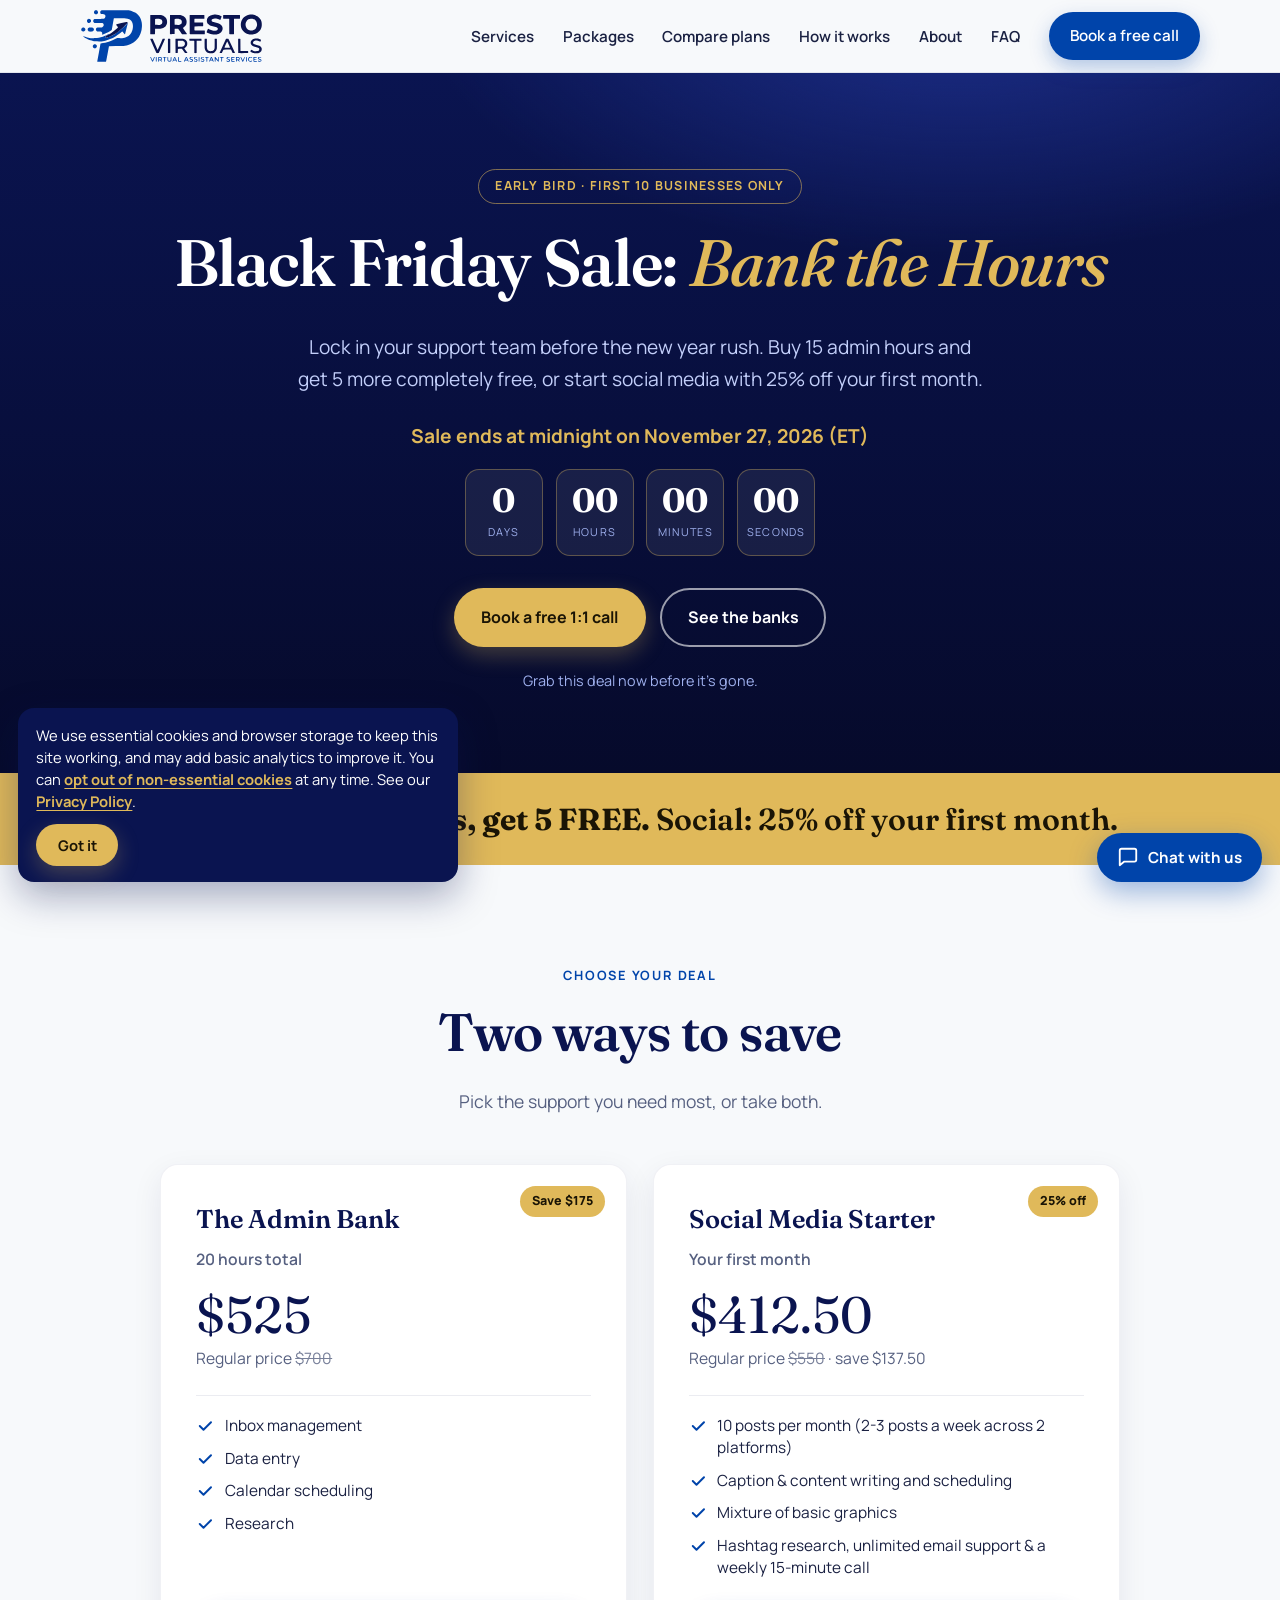
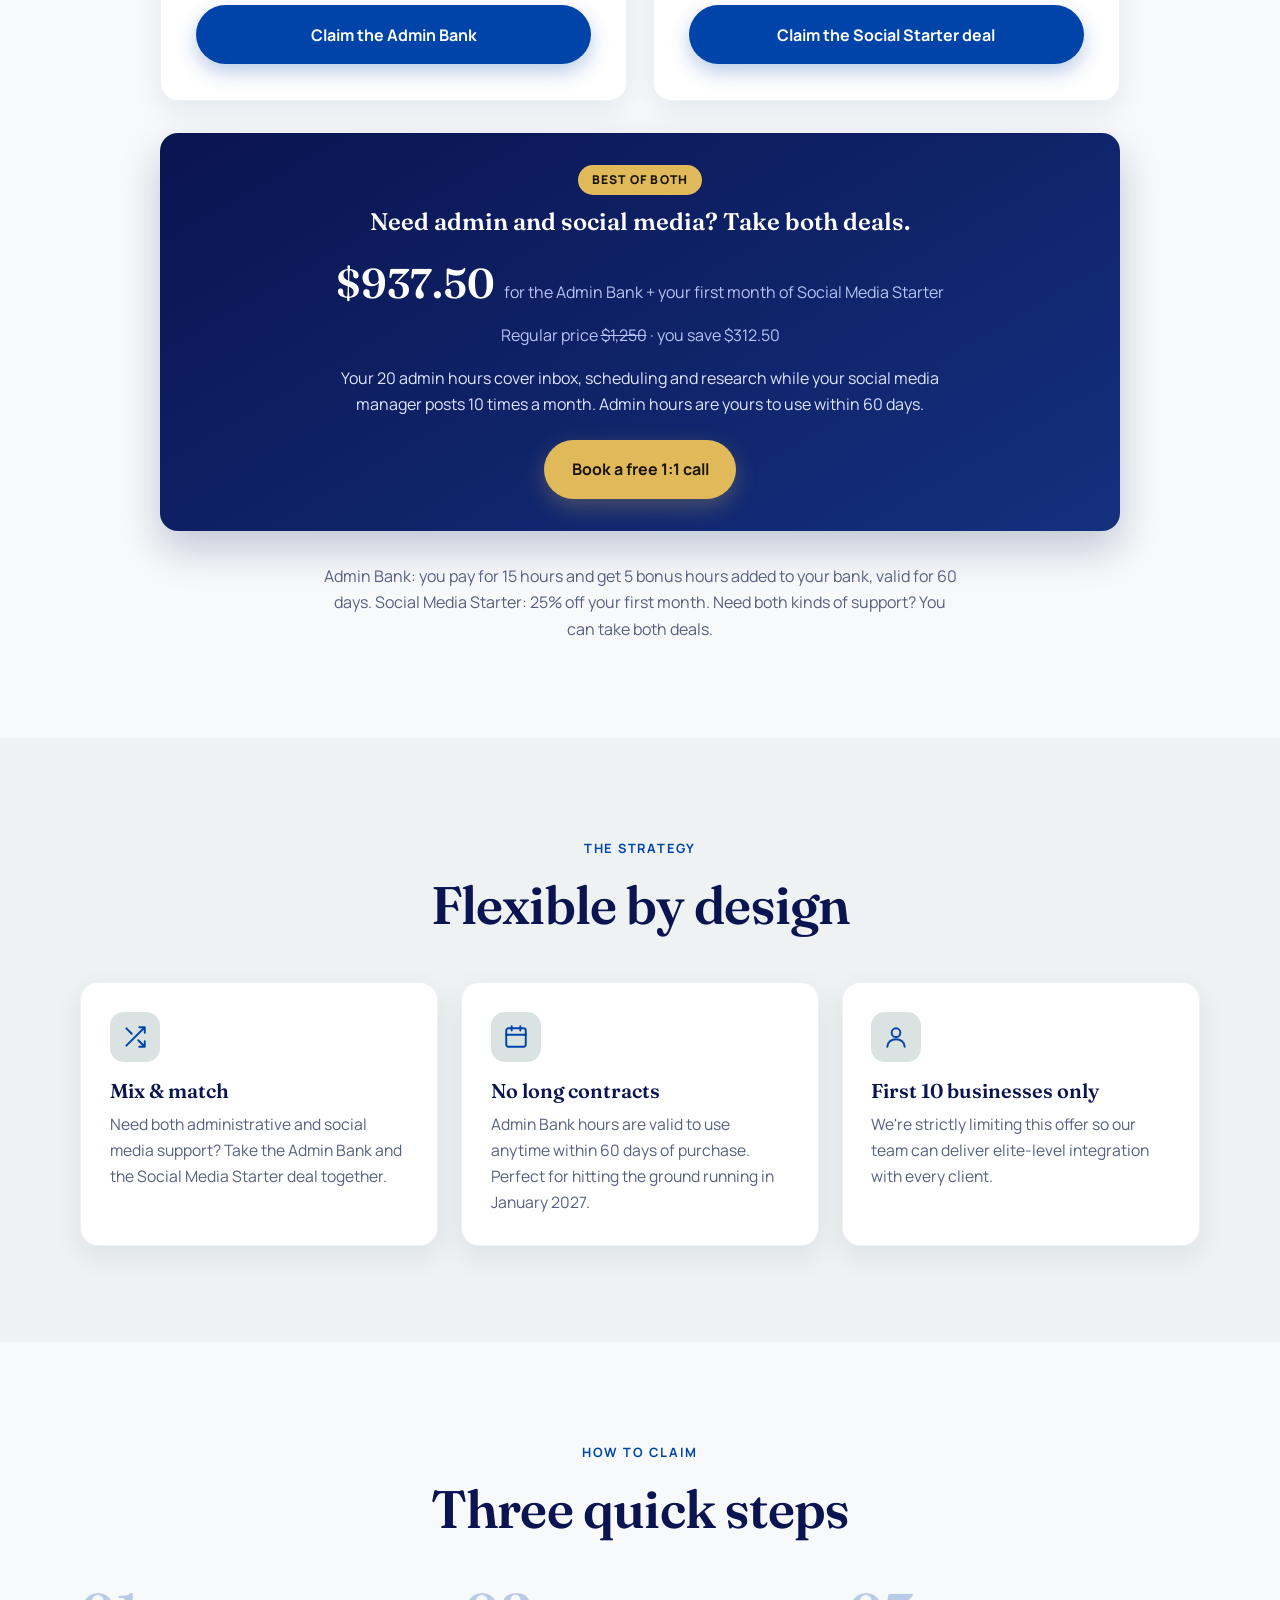
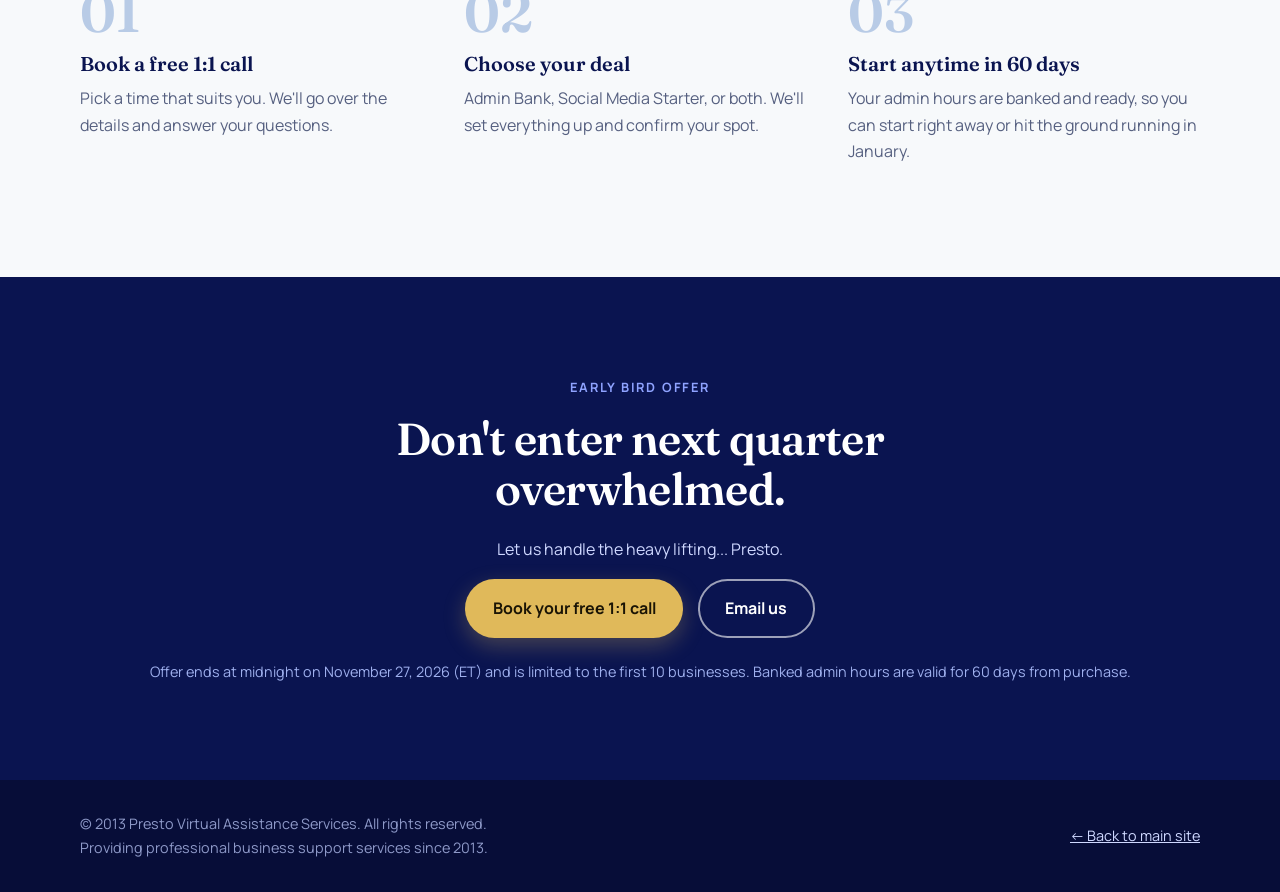
<file: black-friday.html>
<!DOCTYPE html>
<html lang="en">
<head>
  <meta charset="utf-8">
  <meta name="viewport" content="width=device-width, initial-scale=1">
  <title>Black Friday Early Bird Sale: Bank the Hours | Presto Virtual Assistance Services</title>
  <meta name="description" content="Buy 15 admin hours, get 5 free, or get 25% off your first month of social media. Lock in your support team before the new year rush. Limited to the first 10 businesses. Sale ends November 27, 2026.">
  <meta name="theme-color" content="#0a1450">
  <link rel="canonical" href="https://prestovirtuals.ca/black-friday.html">
  <link rel="icon" href="favicon.ico" sizes="any">
  <link rel="icon" type="image/png" href="favicon.png">
  <link rel="apple-touch-icon" href="assets/icon-180.png">

  <meta property="og:type" content="website">
  <meta property="og:title" content="Black Friday Sale: 5 Free Admin Hours or 25% Off Social Media">
  <meta property="og:description" content="Bank 20 admin hours for $525 or get 25% off Social Media Starter. Limited to the first 10 businesses. Ends November 27, 2026.">
  <meta property="og:url" content="https://prestovirtuals.ca/black-friday.html">
  <meta property="og:image" content="https://prestovirtuals.ca/assets/black-friday.jpg">
  <meta name="twitter:card" content="summary_large_image">

  <link rel="preconnect" href="https://fonts.googleapis.com">
  <link rel="preconnect" href="https://fonts.gstatic.com" crossorigin>
  <link href="https://fonts.googleapis.com/css2?family=Fraunces:ital,opsz,wght@0,9..144,500;0,9..144,600;1,9..144,500&family=Manrope:wght@400;500;600;700;800&display=swap" rel="stylesheet">
  <link rel="stylesheet" href="css/style.css?v=20261127a">
</head>
<body>
  <a class="skip" href="#main">Skip to content</a>

  <div class="promo-bar" id="promo-bar" data-sale-end="2026-11-28T00:00:00-05:00" role="region" aria-label="Black Friday sale">
    <div class="container promo-inner">
      <p><strong>Black Friday Early Bird Sale:</strong> Admin: buy 15 hours, get 5 FREE &middot; Social: 25% off <span class="promo-count" id="promo-count"></span></p>
      <a class="promo-link" href="#banks">See the banks &darr;</a>
    </div>
    <button class="promo-close" type="button" aria-label="Dismiss announcement">&times;</button>
  </div>

  <header class="site-header">
    <div class="container nav">
      <a class="brand" href="index.html" aria-label="Presto Virtuals, Virtual Assistant Services, home">
        <img src="assets/logo-full.svg" alt="Presto Virtuals: Virtual Assistant Services" width="182" height="54">
      </a>
      <button class="nav-toggle" aria-label="Menu" aria-expanded="false" aria-controls="nav-links">
        <svg width="22" height="22" viewBox="0 0 24 24" fill="none" stroke="currentColor" stroke-width="2" stroke-linecap="round"><path d="M4 7h16M4 12h16M4 17h16"/></svg>
      </button>
      <ul class="nav-links" id="nav-links">
        <li><a href="index.html#services">Services</a></li>
        <li><a href="index.html#packages">Packages</a></li>
        <li><a href="pricing.html">Compare plans</a></li>
        <li><a href="index.html#how">How it works</a></li>
        <li><a href="index.html#about">About</a></li>
        <li><a href="index.html#faq">FAQ</a></li>
        <li><a class="btn btn-primary btn-sm" href="https://calendly.com/presto_virtual/30min" target="_blank" rel="noopener">Book a free call</a></li>
      </ul>
    </div>
  </header>

  <main id="main">

    <section class="sale-hero" data-sale-end="2026-11-28T00:00:00-05:00">
      <div class="container">
        <span class="pill">Early bird · First 10 businesses only</span>
        <h1>Black Friday Sale: <em>Bank the Hours</em></h1>
        <p class="lead">Lock in your support team before the new year rush. Buy 15 admin hours and get 5 more completely free, or start social media with 25% off your first month.</p>

        <p class="sale-date">Sale ends at midnight on November 27, 2026 (ET)</p>
        <div class="countdown" aria-label="Time left in the sale">
          <div class="cd-box"><b data-cd="d">--</b><span>Days</span></div>
          <div class="cd-box"><b data-cd="h">--</b><span>Hours</span></div>
          <div class="cd-box"><b data-cd="m">--</b><span>Minutes</span></div>
          <div class="cd-box"><b data-cd="s">--</b><span>Seconds</span></div>
        </div>

        <div class="hero-actions">
          <a class="btn btn-gold" href="https://calendly.com/presto_virtual/30min" target="_blank" rel="noopener">Book a free 1:1 call</a>
          <a class="btn btn-ghost-light" href="#banks">See the banks</a>
        </div>
        <p class="fine">Grab this deal now before it's gone.</p>
      </div>
    </section>

    <div class="offer-strip">
      <div class="container"><p><strong>Admin: buy 15 hours, get 5 FREE.</strong> Social: 25% off your first month.</p></div>
    </div>

    <section id="banks">
      <div class="container">
        <div class="section-head center-head reveal">
          <span class="eyebrow">Choose your deal</span>
          <h2>Two ways to save</h2>
          <p>Pick the support you need most, or take both.</p>
        </div>

        <div class="bank-grid">
          <article class="card bank reveal">
            <span class="save">Save $175</span>
            <h3>The Admin Bank</h3>
            <p class="hrs">20 hours total</p>
            <p class="price">$525</p>
            <p class="was">Regular price <s>$700</s></p>
            <ul class="checks">
              <li><svg width="18" height="18" viewBox="0 0 24 24" fill="none" stroke="currentColor" stroke-width="2.6" stroke-linecap="round" stroke-linejoin="round"><path d="m5 12 5 5L20 7"/></svg>Inbox management</li>
              <li><svg width="18" height="18" viewBox="0 0 24 24" fill="none" stroke="currentColor" stroke-width="2.6" stroke-linecap="round" stroke-linejoin="round"><path d="m5 12 5 5L20 7"/></svg>Data entry</li>
              <li><svg width="18" height="18" viewBox="0 0 24 24" fill="none" stroke="currentColor" stroke-width="2.6" stroke-linecap="round" stroke-linejoin="round"><path d="m5 12 5 5L20 7"/></svg>Calendar scheduling</li>
              <li><svg width="18" height="18" viewBox="0 0 24 24" fill="none" stroke="currentColor" stroke-width="2.6" stroke-linecap="round" stroke-linejoin="round"><path d="m5 12 5 5L20 7"/></svg>Research</li>
            </ul>
            <a class="btn btn-primary sale-live" href="https://calendly.com/presto_virtual/30min" target="_blank" rel="noopener">Claim the Admin Bank</a>
          </article>

          <article class="card bank reveal">
            <span class="save">25% off</span>
            <h3>Social Media Starter</h3>
            <p class="hrs">Your first month</p>
            <p class="price">$412.50</p>
            <p class="was">Regular price <s>$550</s> &middot; save $137.50</p>
            <ul class="checks">
              <li><svg width="18" height="18" viewBox="0 0 24 24" fill="none" stroke="currentColor" stroke-width="2.6" stroke-linecap="round" stroke-linejoin="round"><path d="m5 12 5 5L20 7"/></svg>10 posts per month (2-3 posts a week across 2 platforms)</li>
              <li><svg width="18" height="18" viewBox="0 0 24 24" fill="none" stroke="currentColor" stroke-width="2.6" stroke-linecap="round" stroke-linejoin="round"><path d="m5 12 5 5L20 7"/></svg>Caption &amp; content writing and scheduling</li>
              <li><svg width="18" height="18" viewBox="0 0 24 24" fill="none" stroke="currentColor" stroke-width="2.6" stroke-linecap="round" stroke-linejoin="round"><path d="m5 12 5 5L20 7"/></svg>Mixture of basic graphics</li>
              <li><svg width="18" height="18" viewBox="0 0 24 24" fill="none" stroke="currentColor" stroke-width="2.6" stroke-linecap="round" stroke-linejoin="round"><path d="m5 12 5 5L20 7"/></svg>Hashtag research, unlimited email support &amp; a weekly 15-minute call</li>
            </ul>
            <a class="btn btn-primary sale-live" href="https://calendly.com/presto_virtual/30min" target="_blank" rel="noopener">Claim the Social Starter deal</a>
          </article>
        </div>
        <div class="both-box reveal">
          <span class="both-tag">Best of both</span>
          <h3>Need admin and social media? Take both deals.</h3>
          <p class="both-price"><b>$937.50</b> <span>for the Admin Bank + your first month of Social Media Starter</span></p>
          <p class="both-was">Regular price <s>$1,250</s> &middot; you save $312.50</p>
          <p class="both-note">Your 20 admin hours cover inbox, scheduling and research while your social media manager posts 10 times a month. Admin hours are yours to use within 60 days.</p>
          <a class="btn btn-gold" href="https://calendly.com/presto_virtual/30min" target="_blank" rel="noopener">Book a free 1:1 call</a>
        </div>
        <p class="bank-note reveal">Admin Bank: you pay for 15 hours and get 5 bonus hours added to your bank, valid for 60 days. Social Media Starter: 25% off your first month. Need both kinds of support? You can take both deals.</p>
      </div>
    </section>

    <section class="band">
      <div class="container">
        <div class="section-head center-head reveal">
          <span class="eyebrow">The strategy</span>
          <h2>Flexible by design</h2>
        </div>
        <div class="cards">
          <article class="card reveal">
            <div class="icon"><svg width="26" height="26" viewBox="0 0 24 24" fill="none" stroke="currentColor" stroke-width="1.8" stroke-linecap="round" stroke-linejoin="round"><path d="M16 3h5v5M4 20 21 3M21 16v5h-5M15 15l6 6M4 4l5 5"/></svg></div>
            <h3>Mix &amp; match</h3>
            <p>Need both administrative and social media support? Take the Admin Bank and the Social Media Starter deal together.</p>
          </article>
          <article class="card reveal">
            <div class="icon"><svg width="26" height="26" viewBox="0 0 24 24" fill="none" stroke="currentColor" stroke-width="1.8" stroke-linecap="round" stroke-linejoin="round"><rect x="3" y="4" width="18" height="17" rx="2"/><path d="M8 2v4M16 2v4M3 10h18"/></svg></div>
            <h3>No long contracts</h3>
            <p>Admin Bank hours are valid to use anytime within 60 days of purchase. Perfect for hitting the ground running in January 2027.</p>
          </article>
          <article class="card reveal">
            <div class="icon"><svg width="26" height="26" viewBox="0 0 24 24" fill="none" stroke="currentColor" stroke-width="1.8" stroke-linecap="round" stroke-linejoin="round"><circle cx="12" cy="8" r="4"/><path d="M4 21c0-4 3.6-7 8-7s8 3 8 7"/></svg></div>
            <h3>First 10 businesses only</h3>
            <p>We're strictly limiting this offer so our team can deliver elite-level integration with every client.</p>
          </article>
        </div>
      </div>
    </section>

    <section>
      <div class="container">
        <div class="section-head center-head reveal">
          <span class="eyebrow">How to claim</span>
          <h2>Three quick steps</h2>
        </div>
        <div class="steps">
          <div class="step reveal">
            <h3>Book a free 1:1 call</h3>
            <p>Pick a time that suits you. We'll go over the details and answer your questions.</p>
          </div>
          <div class="step reveal">
            <h3>Choose your deal</h3>
            <p>Admin Bank, Social Media Starter, or both. We'll set everything up and confirm your spot.</p>
          </div>
          <div class="step reveal">
            <h3>Start anytime in 60 days</h3>
            <p>Your admin hours are banked and ready, so you can start right away or hit the ground running in January.</p>
          </div>
        </div>
      </div>
    </section>

    <section class="contact cta-final">
      <div class="container contact-box">
        <div class="reveal">
          <span class="eyebrow" style="color:#8fa3ff">Early bird offer</span>
          <h2>Don't enter next quarter overwhelmed.</h2>
          <p>Let us handle the heavy lifting... Presto.</p>
          <div class="hero-actions sale-live">
            <a class="btn btn-gold" href="https://calendly.com/presto_virtual/30min" target="_blank" rel="noopener">Book your free 1:1 call</a>
            <a class="btn btn-ghost-light" href="mailto:info@prestovirtuals.ca?subject=Black%20Friday%20Bank%20the%20Hours">Email us</a>
          </div>
          <p class="fine" style="margin-top:1.4rem">Offer ends at midnight on November 27, 2026 (ET) and is limited to the first 10 businesses. Banked admin hours are valid for 60 days from purchase.</p>
        </div>
      </div>
    </section>
  </main>

  <footer>
    <div class="container foot">
      <span>&copy; 2013 Presto Virtual Assistance Services. All rights reserved.<br>Providing professional business support services since 2013.</span>
      <a href="index.html">&larr; Back to main site</a>
    </div>
  </footer>

  <div class="cookie-note" id="cookie-note" role="region" aria-label="Cookie notice" hidden>
    <p class="cookie-msg">We use essential cookies and browser storage to keep this site working, and may add basic analytics to improve it. You can <a href="#cookie-optout" id="cookie-optout">opt out of non-essential cookies</a> at any time. See our <a href="privacy.html">Privacy Policy</a>.</p>
    <p class="cookie-status" role="status" aria-live="polite"></p>
    <div class="cookie-actions"><button type="button" class="btn btn-gold" id="cookie-ok">Got it</button></div>
  </div>

  <script src="js/main.js?v=20261127a"></script>
  <script src="js/chat-config.js?v=20261127a"></script>
  <script src="js/chat.js?v=20261127a" defer></script>
  <script src="js/consent.js?v=20261127a"></script>
</body>
</html>
</file>
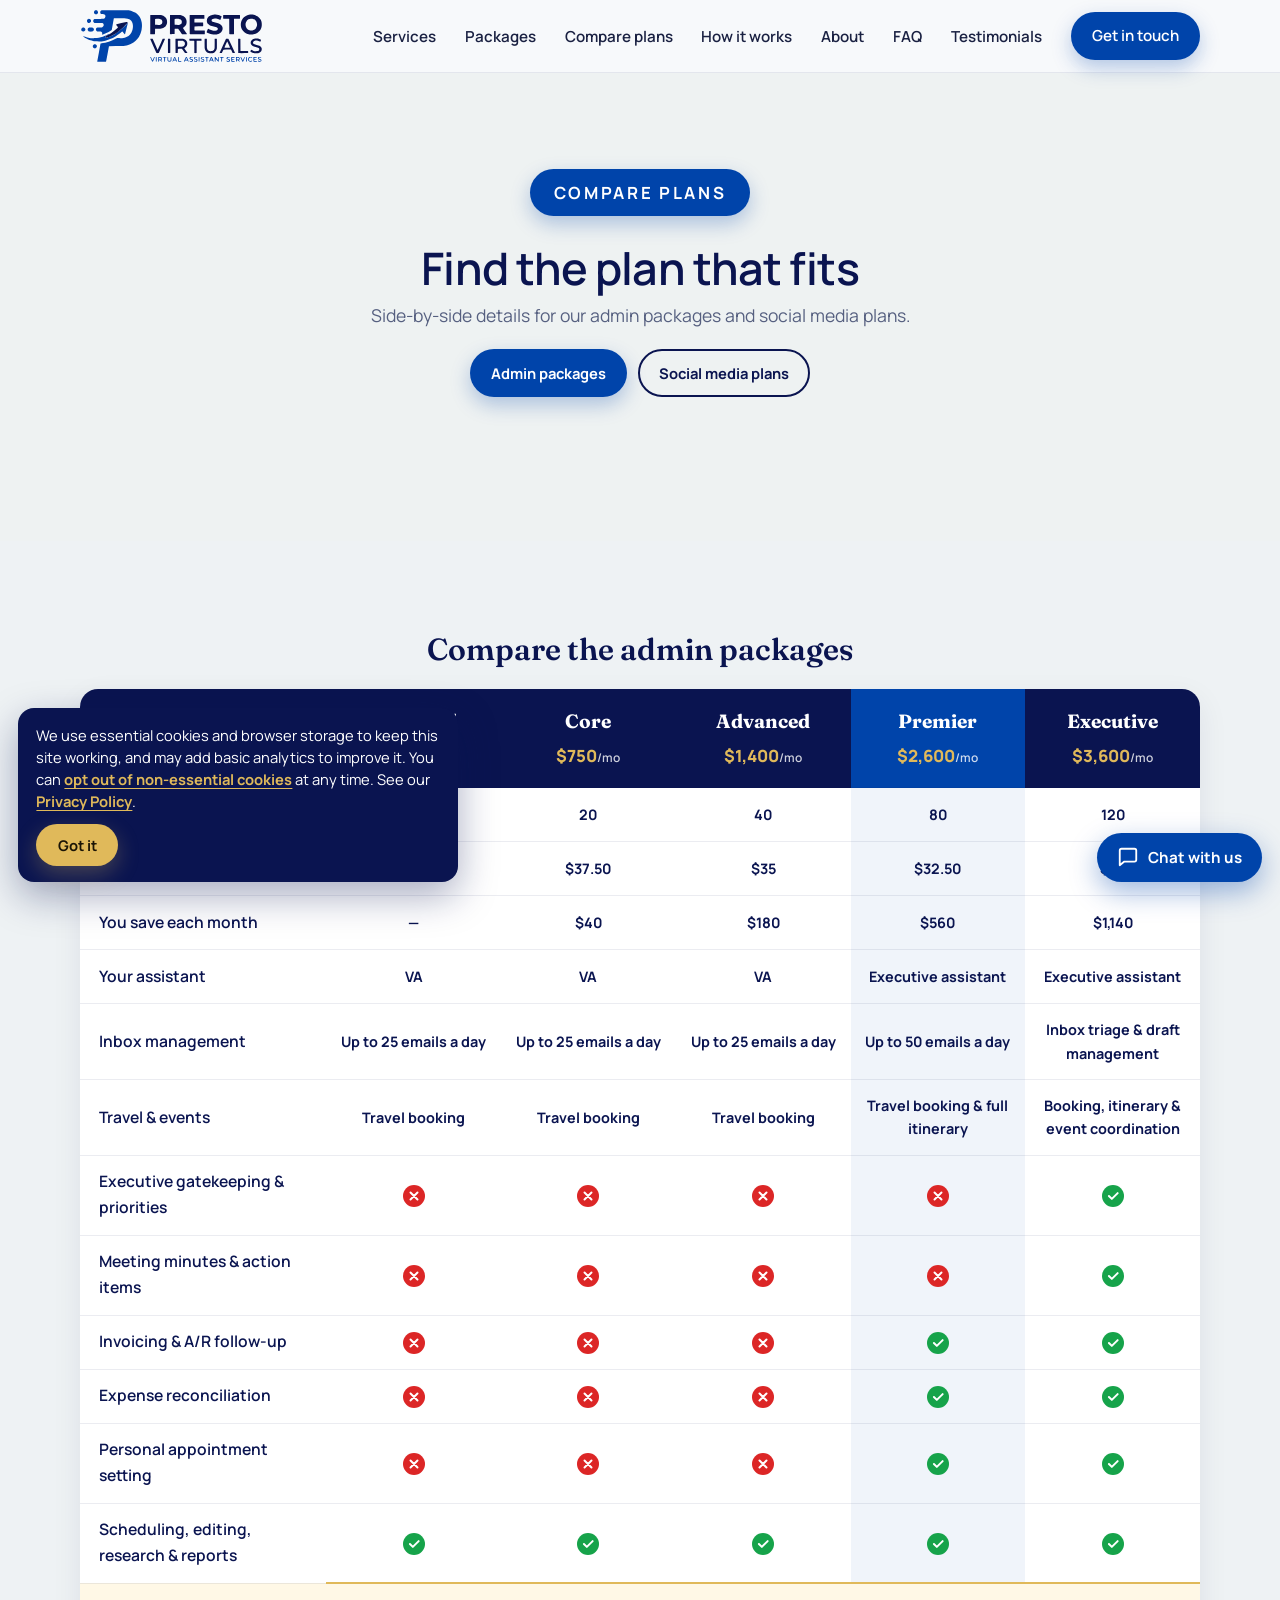
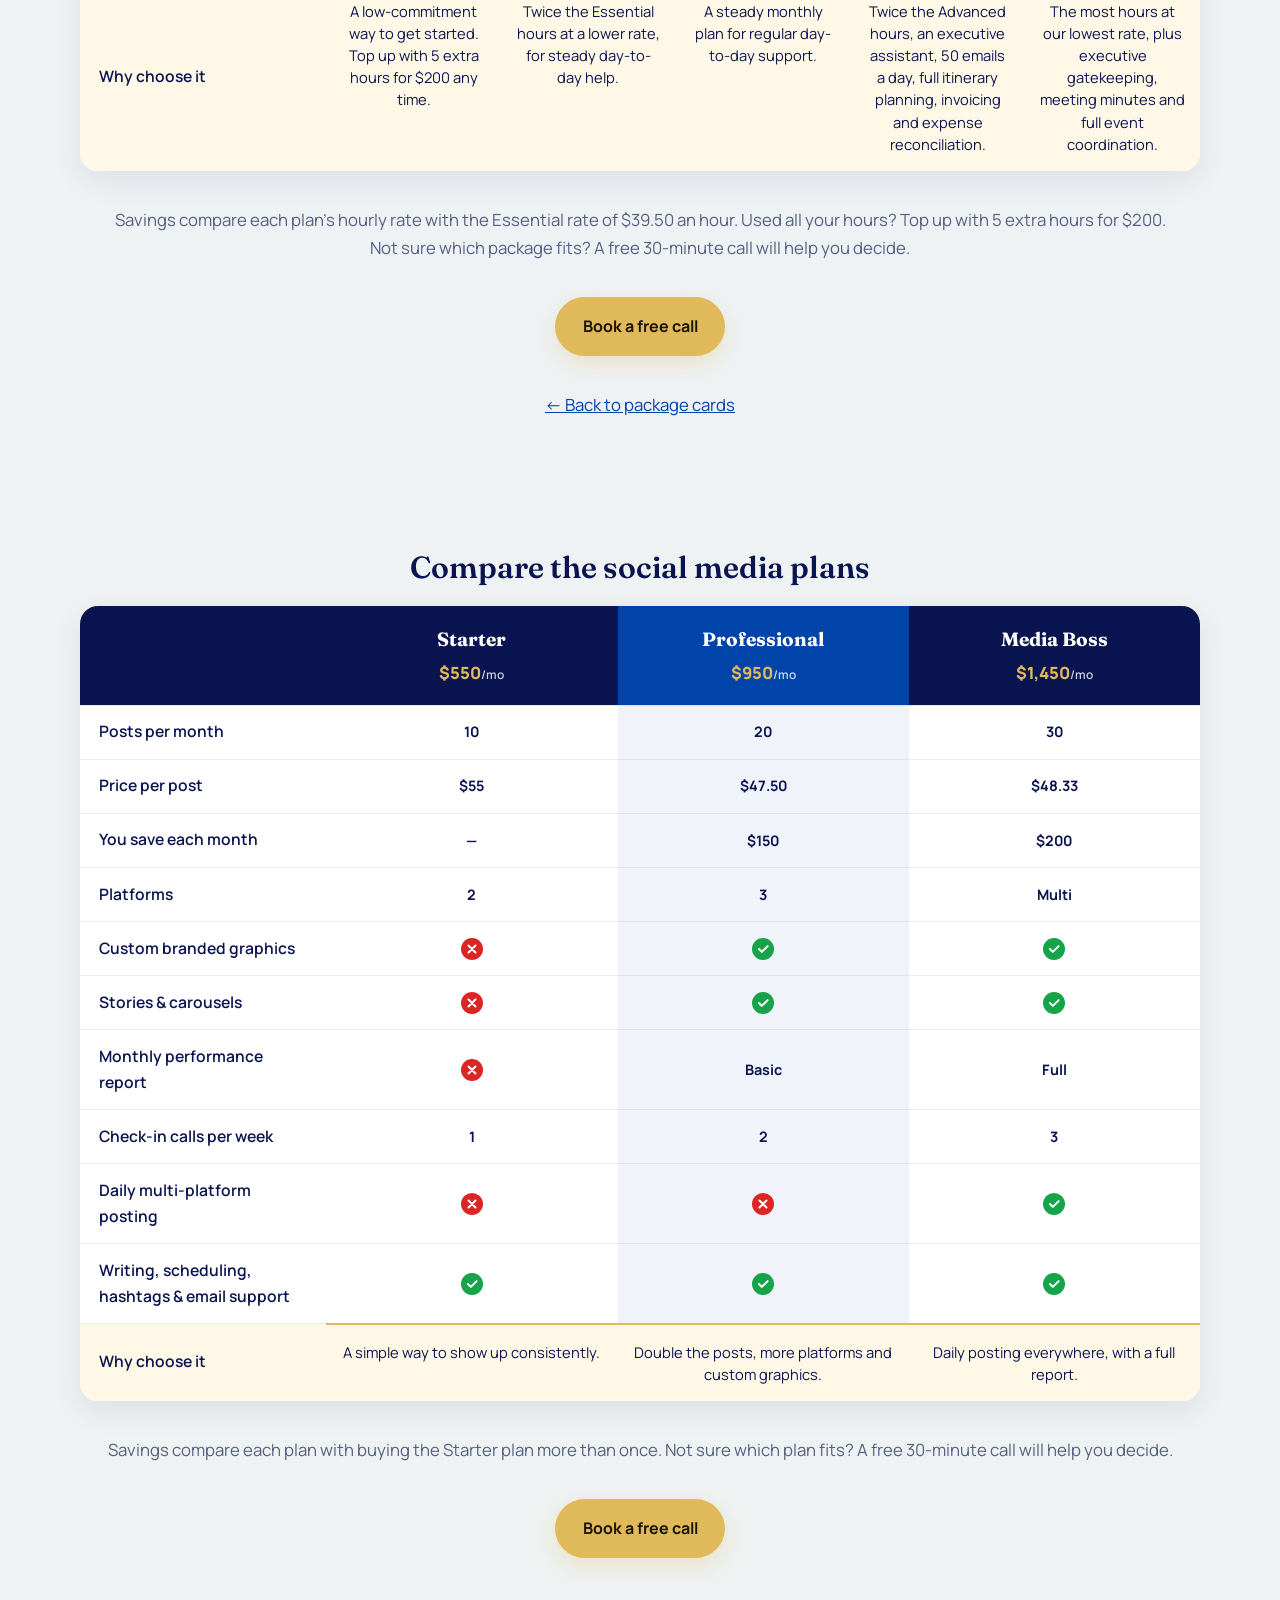
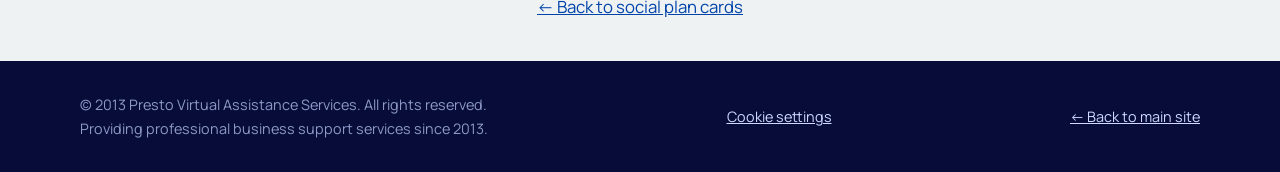
<file: pricing.html>
<!DOCTYPE html>
<html lang="en">
<head>
  <meta charset="utf-8">
  <meta name="viewport" content="width=device-width, initial-scale=1">
  <title>Compare Plans | Presto Virtual Assistance Services</title>
  <meta name="description" content="Compare Presto Virtual Assistance Services admin packages and social media plans side by side: hours, pricing, what is included and savings.">
  <meta name="theme-color" content="#0a1450">
  <link rel="canonical" href="https://prestovirtuals.ca/pricing.html">
  <link rel="icon" href="favicon.ico" sizes="any">
  <link rel="icon" type="image/png" href="favicon.png">
  <link rel="apple-touch-icon" href="assets/icon-180.png">
  <meta property="og:type" content="website">
  <meta property="og:title" content="Compare Plans | Presto Virtual Assistance Services">
  <meta property="og:url" content="https://prestovirtuals.ca/pricing.html">
  <meta property="og:image" content="https://prestovirtuals.ca/assets/og-logo.png">
  <link rel="preconnect" href="https://fonts.googleapis.com">
  <link rel="preconnect" href="https://fonts.gstatic.com" crossorigin>
  <link href="https://fonts.googleapis.com/css2?family=Fraunces:ital,opsz,wght@0,9..144,500;0,9..144,600;1,9..144,500&family=Manrope:wght@400;500;600;700;800&display=swap" rel="stylesheet">
  <link rel="stylesheet" href="css/style.css?v=20261127a">
</head>
<body>
  <a class="skip" href="#main">Skip to content</a>

  <header class="site-header">
    <div class="container nav">
      <a class="brand" href="index.html" aria-label="Presto Virtuals, Virtual Assistant Services, home">
        <img src="assets/logo-full.svg" alt="Presto Virtuals: Virtual Assistant Services" width="182" height="54">
      </a>
      <button class="nav-toggle" aria-label="Menu" aria-expanded="false" aria-controls="nav-links">
        <svg width="22" height="22" viewBox="0 0 24 24" fill="none" stroke="currentColor" stroke-width="2" stroke-linecap="round"><path d="M4 7h16M4 12h16M4 17h16"/></svg>
      </button>
      <ul class="nav-links" id="nav-links">
        <li><a href="index.html#services">Services</a></li>
        <li><a href="index.html#packages">Packages</a></li>
        <li><a href="pricing.html">Compare plans</a></li>
        <li><a href="index.html#how">How it works</a></li>
        <li><a href="index.html#about">About</a></li>
        <li><a href="index.html#faq">FAQ</a></li>
        <li><a href="index.html#testimonials">Testimonials</a></li>
        <li><a class="btn btn-primary btn-sm" href="index.html#contact">Get in touch</a></li>
      </ul>
    </div>
  </header>

  <main id="main">
    <section class="band">
      <div class="container">
        <div class="section-head center-head">
          <span class="eyebrow eyebrow-big">Compare plans</span>
          <h1 class="pg-title">Find the plan that fits</h1>
          <p>Side-by-side details for our admin packages and social media plans.</p>
          <p class="pg-jump"><a class="btn btn-primary btn-sm" href="#admin">Admin packages</a> <a class="btn btn-ghost btn-sm" href="#social">Social media plans</a></p>
        </div>
      </div>
    </section>

    <section id="admin" class="band alt-band">
      <div class="container">
                <div class="cmp reveal">
          <h3 class="cmp-title">Compare the admin packages</h3>
          <div class="cmp-scroll"><table class="cmp-table">
            <colgroup><col class="c0"><col><col><col><col><col></colgroup>
            <thead><tr><th></th><th class="">Essential<br><span class="cmp-price" style="display:block;margin-top:.25rem;font-family:Manrope,system-ui,sans-serif;font-size:1.05rem;font-weight:800;color:#e0b95a">$395<small>/mo</small></span></th><th class="">Core<br><span class="cmp-price" style="display:block;margin-top:.25rem;font-family:Manrope,system-ui,sans-serif;font-size:1.05rem;font-weight:800;color:#e0b95a">$750<small>/mo</small></span></th><th class="">Advanced<br><span class="cmp-price" style="display:block;margin-top:.25rem;font-family:Manrope,system-ui,sans-serif;font-size:1.05rem;font-weight:800;color:#e0b95a">$1,400<small>/mo</small></span></th><th class="hl">Premier<br><span class="cmp-price" style="display:block;margin-top:.25rem;font-family:Manrope,system-ui,sans-serif;font-size:1.05rem;font-weight:800;color:#e0b95a">$2,600<small>/mo</small></span></th><th class="">Executive<br><span class="cmp-price" style="display:block;margin-top:.25rem;font-family:Manrope,system-ui,sans-serif;font-size:1.05rem;font-weight:800;color:#e0b95a">$3,600<small>/mo</small></span></th></tr></thead>
            <tbody>
<tr><th scope="row">Hours per month</th><td class="c txt">10</td><td class="c txt">20</td><td class="c txt">40</td><td class="c hl txt">80</td><td class="c txt">120</td></tr>
<tr><th scope="row">Price per hour</th><td class="c txt">$39.50</td><td class="c txt">$37.50</td><td class="c txt">$35</td><td class="c hl txt">$32.50</td><td class="c txt">$30</td></tr>
<tr><th scope="row">You save each month</th><td class="c txt">&mdash;</td><td class="c txt">$40</td><td class="c txt">$180</td><td class="c hl txt">$560</td><td class="c txt">$1,140</td></tr>
<tr><th scope="row">Your assistant</th><td class="c txt">VA</td><td class="c txt">VA</td><td class="c txt">VA</td><td class="c hl txt">Executive assistant</td><td class="c txt">Executive assistant</td></tr>
<tr><th scope="row">Inbox management</th><td class="c txt">Up to 25 emails a day</td><td class="c txt">Up to 25 emails a day</td><td class="c txt">Up to 25 emails a day</td><td class="c hl txt">Up to 50 emails a day</td><td class="c txt">Inbox triage &amp; draft management</td></tr>
<tr><th scope="row">Travel &amp; events</th><td class="c txt">Travel booking</td><td class="c txt">Travel booking</td><td class="c txt">Travel booking</td><td class="c hl txt">Travel booking &amp; full itinerary</td><td class="c txt">Booking, itinerary &amp; event coordination</td></tr>
<tr><th scope="row">Executive gatekeeping &amp; priorities</th><td class="c"><span class="ic no" aria-label="Not included"><svg width="14" height="14" viewBox="0 0 24 24" fill="none" stroke="currentColor" stroke-width="3.4" stroke-linecap="round"><path d="M6 6l12 12M18 6 6 18"/></svg></span></td><td class="c"><span class="ic no" aria-label="Not included"><svg width="14" height="14" viewBox="0 0 24 24" fill="none" stroke="currentColor" stroke-width="3.4" stroke-linecap="round"><path d="M6 6l12 12M18 6 6 18"/></svg></span></td><td class="c"><span class="ic no" aria-label="Not included"><svg width="14" height="14" viewBox="0 0 24 24" fill="none" stroke="currentColor" stroke-width="3.4" stroke-linecap="round"><path d="M6 6l12 12M18 6 6 18"/></svg></span></td><td class="c hl"><span class="ic no" aria-label="Not included"><svg width="14" height="14" viewBox="0 0 24 24" fill="none" stroke="currentColor" stroke-width="3.4" stroke-linecap="round"><path d="M6 6l12 12M18 6 6 18"/></svg></span></td><td class="c"><span class="ic yes" aria-label="Included"><svg width="14" height="14" viewBox="0 0 24 24" fill="none" stroke="currentColor" stroke-width="3.4" stroke-linecap="round" stroke-linejoin="round"><path d="m5 12 5 5L20 7"/></svg></span></td></tr>
<tr><th scope="row">Meeting minutes &amp; action items</th><td class="c"><span class="ic no" aria-label="Not included"><svg width="14" height="14" viewBox="0 0 24 24" fill="none" stroke="currentColor" stroke-width="3.4" stroke-linecap="round"><path d="M6 6l12 12M18 6 6 18"/></svg></span></td><td class="c"><span class="ic no" aria-label="Not included"><svg width="14" height="14" viewBox="0 0 24 24" fill="none" stroke="currentColor" stroke-width="3.4" stroke-linecap="round"><path d="M6 6l12 12M18 6 6 18"/></svg></span></td><td class="c"><span class="ic no" aria-label="Not included"><svg width="14" height="14" viewBox="0 0 24 24" fill="none" stroke="currentColor" stroke-width="3.4" stroke-linecap="round"><path d="M6 6l12 12M18 6 6 18"/></svg></span></td><td class="c hl"><span class="ic no" aria-label="Not included"><svg width="14" height="14" viewBox="0 0 24 24" fill="none" stroke="currentColor" stroke-width="3.4" stroke-linecap="round"><path d="M6 6l12 12M18 6 6 18"/></svg></span></td><td class="c"><span class="ic yes" aria-label="Included"><svg width="14" height="14" viewBox="0 0 24 24" fill="none" stroke="currentColor" stroke-width="3.4" stroke-linecap="round" stroke-linejoin="round"><path d="m5 12 5 5L20 7"/></svg></span></td></tr>

<tr><th scope="row">Invoicing &amp; A/R follow-up</th><td class="c"><span class="ic no" aria-label="Not included"><svg width="14" height="14" viewBox="0 0 24 24" fill="none" stroke="currentColor" stroke-width="3.4" stroke-linecap="round"><path d="M6 6l12 12M18 6 6 18"/></svg></span></td><td class="c"><span class="ic no" aria-label="Not included"><svg width="14" height="14" viewBox="0 0 24 24" fill="none" stroke="currentColor" stroke-width="3.4" stroke-linecap="round"><path d="M6 6l12 12M18 6 6 18"/></svg></span></td><td class="c"><span class="ic no" aria-label="Not included"><svg width="14" height="14" viewBox="0 0 24 24" fill="none" stroke="currentColor" stroke-width="3.4" stroke-linecap="round"><path d="M6 6l12 12M18 6 6 18"/></svg></span></td><td class="c hl"><span class="ic yes" aria-label="Included"><svg width="14" height="14" viewBox="0 0 24 24" fill="none" stroke="currentColor" stroke-width="3.4" stroke-linecap="round" stroke-linejoin="round"><path d="m5 12 5 5L20 7"/></svg></span></td><td class="c"><span class="ic yes" aria-label="Included"><svg width="14" height="14" viewBox="0 0 24 24" fill="none" stroke="currentColor" stroke-width="3.4" stroke-linecap="round" stroke-linejoin="round"><path d="m5 12 5 5L20 7"/></svg></span></td></tr>
<tr><th scope="row">Expense reconciliation</th><td class="c"><span class="ic no" aria-label="Not included"><svg width="14" height="14" viewBox="0 0 24 24" fill="none" stroke="currentColor" stroke-width="3.4" stroke-linecap="round"><path d="M6 6l12 12M18 6 6 18"/></svg></span></td><td class="c"><span class="ic no" aria-label="Not included"><svg width="14" height="14" viewBox="0 0 24 24" fill="none" stroke="currentColor" stroke-width="3.4" stroke-linecap="round"><path d="M6 6l12 12M18 6 6 18"/></svg></span></td><td class="c"><span class="ic no" aria-label="Not included"><svg width="14" height="14" viewBox="0 0 24 24" fill="none" stroke="currentColor" stroke-width="3.4" stroke-linecap="round"><path d="M6 6l12 12M18 6 6 18"/></svg></span></td><td class="c hl"><span class="ic yes" aria-label="Included"><svg width="14" height="14" viewBox="0 0 24 24" fill="none" stroke="currentColor" stroke-width="3.4" stroke-linecap="round" stroke-linejoin="round"><path d="m5 12 5 5L20 7"/></svg></span></td><td class="c"><span class="ic yes" aria-label="Included"><svg width="14" height="14" viewBox="0 0 24 24" fill="none" stroke="currentColor" stroke-width="3.4" stroke-linecap="round" stroke-linejoin="round"><path d="m5 12 5 5L20 7"/></svg></span></td></tr>
<tr><th scope="row">Personal appointment setting</th><td class="c"><span class="ic no" aria-label="Not included"><svg width="14" height="14" viewBox="0 0 24 24" fill="none" stroke="currentColor" stroke-width="3.4" stroke-linecap="round"><path d="M6 6l12 12M18 6 6 18"/></svg></span></td><td class="c"><span class="ic no" aria-label="Not included"><svg width="14" height="14" viewBox="0 0 24 24" fill="none" stroke="currentColor" stroke-width="3.4" stroke-linecap="round"><path d="M6 6l12 12M18 6 6 18"/></svg></span></td><td class="c"><span class="ic no" aria-label="Not included"><svg width="14" height="14" viewBox="0 0 24 24" fill="none" stroke="currentColor" stroke-width="3.4" stroke-linecap="round"><path d="M6 6l12 12M18 6 6 18"/></svg></span></td><td class="c hl"><span class="ic yes" aria-label="Included"><svg width="14" height="14" viewBox="0 0 24 24" fill="none" stroke="currentColor" stroke-width="3.4" stroke-linecap="round" stroke-linejoin="round"><path d="m5 12 5 5L20 7"/></svg></span></td><td class="c"><span class="ic yes" aria-label="Included"><svg width="14" height="14" viewBox="0 0 24 24" fill="none" stroke="currentColor" stroke-width="3.4" stroke-linecap="round" stroke-linejoin="round"><path d="m5 12 5 5L20 7"/></svg></span></td></tr>

<tr><th scope="row">Scheduling, editing, research &amp; reports</th><td class="c"><span class="ic yes" aria-label="Included"><svg width="14" height="14" viewBox="0 0 24 24" fill="none" stroke="currentColor" stroke-width="3.4" stroke-linecap="round" stroke-linejoin="round"><path d="m5 12 5 5L20 7"/></svg></span></td><td class="c"><span class="ic yes" aria-label="Included"><svg width="14" height="14" viewBox="0 0 24 24" fill="none" stroke="currentColor" stroke-width="3.4" stroke-linecap="round" stroke-linejoin="round"><path d="m5 12 5 5L20 7"/></svg></span></td><td class="c"><span class="ic yes" aria-label="Included"><svg width="14" height="14" viewBox="0 0 24 24" fill="none" stroke="currentColor" stroke-width="3.4" stroke-linecap="round" stroke-linejoin="round"><path d="m5 12 5 5L20 7"/></svg></span></td><td class="c hl"><span class="ic yes" aria-label="Included"><svg width="14" height="14" viewBox="0 0 24 24" fill="none" stroke="currentColor" stroke-width="3.4" stroke-linecap="round" stroke-linejoin="round"><path d="m5 12 5 5L20 7"/></svg></span></td><td class="c"><span class="ic yes" aria-label="Included"><svg width="14" height="14" viewBox="0 0 24 24" fill="none" stroke="currentColor" stroke-width="3.4" stroke-linecap="round" stroke-linejoin="round"><path d="m5 12 5 5L20 7"/></svg></span></td></tr>
<tr class="whyrow"><th scope="row">Why choose it</th><td class="why">A low-commitment way to get started. Top up with 5 extra hours for $200 any time.</td><td class="why">Twice the Essential hours at a lower rate, for steady day-to-day help.</td><td class="why">A steady monthly plan for regular day-to-day support.</td><td class="why hl">Twice the Advanced hours, an executive assistant, 50 emails a day, full itinerary planning, invoicing and expense reconciliation.</td><td class="why">The most hours at our lowest rate, plus executive gatekeeping, meeting minutes and full event coordination.</td></tr>
            </tbody>
          </table></div>
        </div>
        <p class="svc-note">Savings compare each plan's hourly rate with the Essential rate of $39.50 an hour. Used all your hours? Top up with 5 extra hours for $200.<br>Not sure which package fits? A free 30-minute call will help you decide.</p>
        <p class="svc-note"><a class="btn btn-gold" href="https://calendly.com/presto_virtual/30min" target="_blank" rel="noopener">Book a free call</a></p>
        <p class="svc-note"><a href="index.html#packages">&larr; Back to package cards</a></p>
      </div>
    </section>

    <section id="social" class="band">
      <div class="container">
        <div class="cmp reveal">
          <h3 class="cmp-title">Compare the social media plans</h3>
          <div class="cmp-scroll"><table class="cmp-table">
            <colgroup><col class="c0"><col><col><col></colgroup>
            <thead><tr><th></th><th class="">Starter<br><span class="cmp-price" style="display:block;margin-top:.25rem;font-family:Manrope,system-ui,sans-serif;font-size:1.05rem;font-weight:800;color:#e0b95a">$550<small>/mo</small></span><div class="cmp-offer" style="margin:.5rem auto 0;max-width:11rem;padding:.35rem .5rem;border-radius:10px;background:#e0b95a;color:#0a1450;font-family:Manrope,system-ui,sans-serif;font-size:.8rem;font-weight:800;line-height:1.25" data-offer-start="2026-12-08T00:00:00-05:00" data-offer-end="2027-01-01T00:00:00-05:00" hidden>$100 off your first month: $450<small>Ends Dec 31</small></div></th><th class="hl">Professional<br><span class="cmp-price" style="display:block;margin-top:.25rem;font-family:Manrope,system-ui,sans-serif;font-size:1.05rem;font-weight:800;color:#e0b95a">$950<small>/mo</small></span></th><th class="">Media Boss<br><span class="cmp-price" style="display:block;margin-top:.25rem;font-family:Manrope,system-ui,sans-serif;font-size:1.05rem;font-weight:800;color:#e0b95a">$1,450<small>/mo</small></span></th></tr></thead>
            <tbody>
<tr><th scope="row">Posts per month</th><td class="c txt">10</td><td class="c hl txt">20</td><td class="c txt">30</td></tr>
<tr><th scope="row">Price per post</th><td class="c txt">$55</td><td class="c hl txt">$47.50</td><td class="c txt">$48.33</td></tr>
<tr><th scope="row">You save each month</th><td class="c txt">&mdash;</td><td class="c hl txt">$150</td><td class="c txt">$200</td></tr>
<tr><th scope="row">Platforms</th><td class="c txt">2</td><td class="c hl txt">3</td><td class="c txt">Multi</td></tr>
<tr><th scope="row">Custom branded graphics</th><td class="c"><span class="ic no" aria-label="Not included"><svg width="14" height="14" viewBox="0 0 24 24" fill="none" stroke="currentColor" stroke-width="3.4" stroke-linecap="round"><path d="M6 6l12 12M18 6 6 18"/></svg></span></td><td class="c hl"><span class="ic yes" aria-label="Included"><svg width="14" height="14" viewBox="0 0 24 24" fill="none" stroke="currentColor" stroke-width="3.4" stroke-linecap="round" stroke-linejoin="round"><path d="m5 12 5 5L20 7"/></svg></span></td><td class="c"><span class="ic yes" aria-label="Included"><svg width="14" height="14" viewBox="0 0 24 24" fill="none" stroke="currentColor" stroke-width="3.4" stroke-linecap="round" stroke-linejoin="round"><path d="m5 12 5 5L20 7"/></svg></span></td></tr>
<tr><th scope="row">Stories &amp; carousels</th><td class="c"><span class="ic no" aria-label="Not included"><svg width="14" height="14" viewBox="0 0 24 24" fill="none" stroke="currentColor" stroke-width="3.4" stroke-linecap="round"><path d="M6 6l12 12M18 6 6 18"/></svg></span></td><td class="c hl"><span class="ic yes" aria-label="Included"><svg width="14" height="14" viewBox="0 0 24 24" fill="none" stroke="currentColor" stroke-width="3.4" stroke-linecap="round" stroke-linejoin="round"><path d="m5 12 5 5L20 7"/></svg></span></td><td class="c"><span class="ic yes" aria-label="Included"><svg width="14" height="14" viewBox="0 0 24 24" fill="none" stroke="currentColor" stroke-width="3.4" stroke-linecap="round" stroke-linejoin="round"><path d="m5 12 5 5L20 7"/></svg></span></td></tr>
<tr><th scope="row">Monthly performance report</th><td class="c"><span class="ic no" aria-label="Not included"><svg width="14" height="14" viewBox="0 0 24 24" fill="none" stroke="currentColor" stroke-width="3.4" stroke-linecap="round"><path d="M6 6l12 12M18 6 6 18"/></svg></span></td><td class="c hl txt">Basic</td><td class="c txt">Full</td></tr>
<tr><th scope="row">Check-in calls per week</th><td class="c txt">1</td><td class="c hl txt">2</td><td class="c txt">3</td></tr>
<tr><th scope="row">Daily multi-platform posting</th><td class="c"><span class="ic no" aria-label="Not included"><svg width="14" height="14" viewBox="0 0 24 24" fill="none" stroke="currentColor" stroke-width="3.4" stroke-linecap="round"><path d="M6 6l12 12M18 6 6 18"/></svg></span></td><td class="c hl"><span class="ic no" aria-label="Not included"><svg width="14" height="14" viewBox="0 0 24 24" fill="none" stroke="currentColor" stroke-width="3.4" stroke-linecap="round"><path d="M6 6l12 12M18 6 6 18"/></svg></span></td><td class="c"><span class="ic yes" aria-label="Included"><svg width="14" height="14" viewBox="0 0 24 24" fill="none" stroke="currentColor" stroke-width="3.4" stroke-linecap="round" stroke-linejoin="round"><path d="m5 12 5 5L20 7"/></svg></span></td></tr>
<tr><th scope="row">Writing, scheduling, hashtags &amp; email support</th><td class="c"><span class="ic yes" aria-label="Included"><svg width="14" height="14" viewBox="0 0 24 24" fill="none" stroke="currentColor" stroke-width="3.4" stroke-linecap="round" stroke-linejoin="round"><path d="m5 12 5 5L20 7"/></svg></span></td><td class="c hl"><span class="ic yes" aria-label="Included"><svg width="14" height="14" viewBox="0 0 24 24" fill="none" stroke="currentColor" stroke-width="3.4" stroke-linecap="round" stroke-linejoin="round"><path d="m5 12 5 5L20 7"/></svg></span></td><td class="c"><span class="ic yes" aria-label="Included"><svg width="14" height="14" viewBox="0 0 24 24" fill="none" stroke="currentColor" stroke-width="3.4" stroke-linecap="round" stroke-linejoin="round"><path d="m5 12 5 5L20 7"/></svg></span></td></tr>
<tr class="whyrow"><th scope="row">Why choose it</th><td class="why">A simple way to show up consistently.</td><td class="why hl">Double the posts, more platforms and custom graphics.</td><td class="why">Daily posting everywhere, with a full report.</td></tr>
            </tbody>
          </table></div>
        </div>
        <p class="svc-note">Savings compare each plan with buying the Starter plan more than once. Not sure which plan fits? A free 30-minute call will help you decide.</p>
        <p class="svc-note"><a class="btn btn-gold" href="https://calendly.com/presto_virtual/30min" target="_blank" rel="noopener">Book a free call</a></p>
        <p class="svc-note"><a href="index.html#social-packages">&larr; Back to social plan cards</a></p>
      </div>
    </section>
  </main>

  <footer>
    <div class="container foot">
      <span>&copy; 2013 Presto Virtual Assistance Services. All rights reserved.<br>Providing professional business support services since 2013.</span>
      <a href="#" data-cookie-settings>Cookie settings</a>
      <a href="index.html">&larr; Back to main site</a>
    </div>
  </footer>

  <div class="cookie-note" id="cookie-note" role="region" aria-label="Cookie notice" hidden>
    <p class="cookie-msg">We use essential cookies and browser storage to keep this site working, and may add basic analytics to improve it. You can <a href="#cookie-optout" id="cookie-optout">opt out of non-essential cookies</a> at any time. See our <a href="privacy.html">Privacy Policy</a>.</p>
    <p class="cookie-status" role="status" aria-live="polite"></p>
    <div class="cookie-actions"><button type="button" class="btn btn-gold" id="cookie-ok">Got it</button></div>
  </div>

  <script src="js/main.js?v=20261127a"></script>
  <script src="js/chat-config.js?v=20261127a"></script>
  <script src="js/chat.js?v=20261127a" defer></script>
  <script src="js/consent.js?v=20261127a"></script>
</body>
</html>
</file>
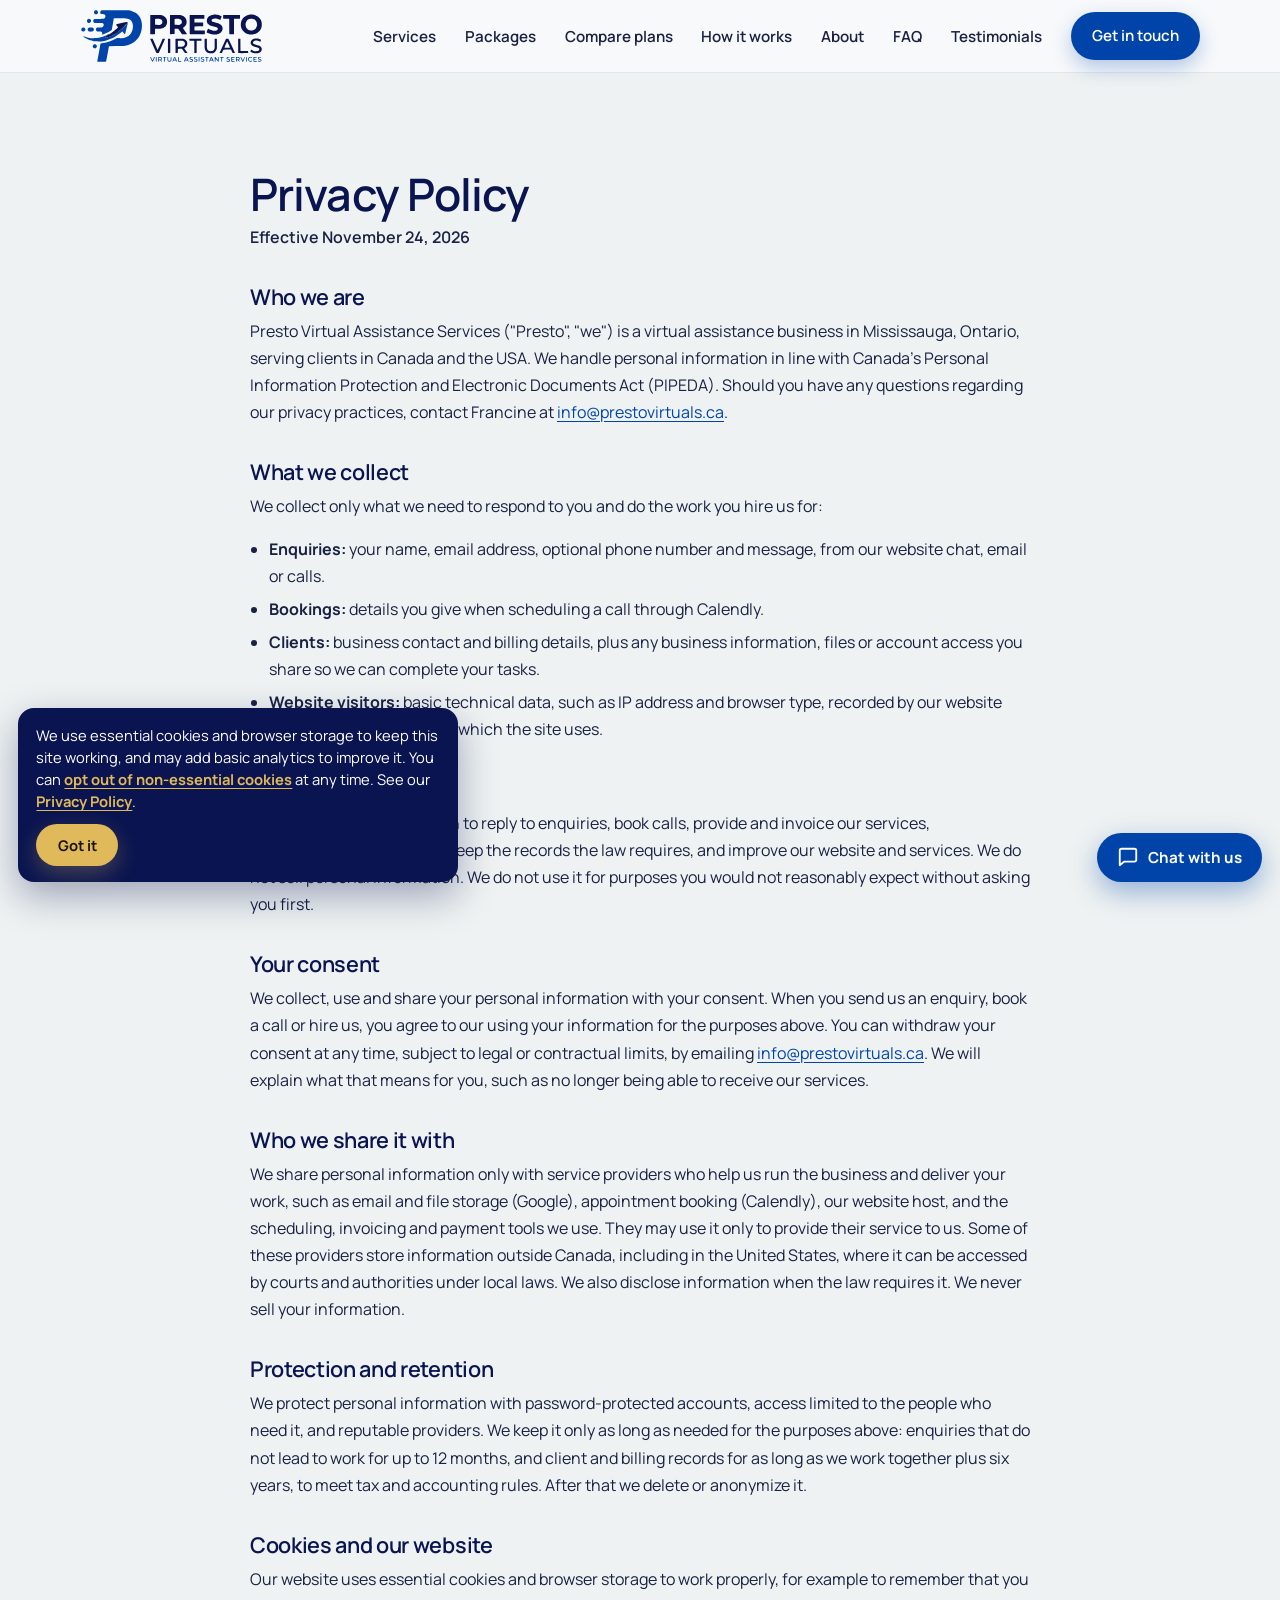
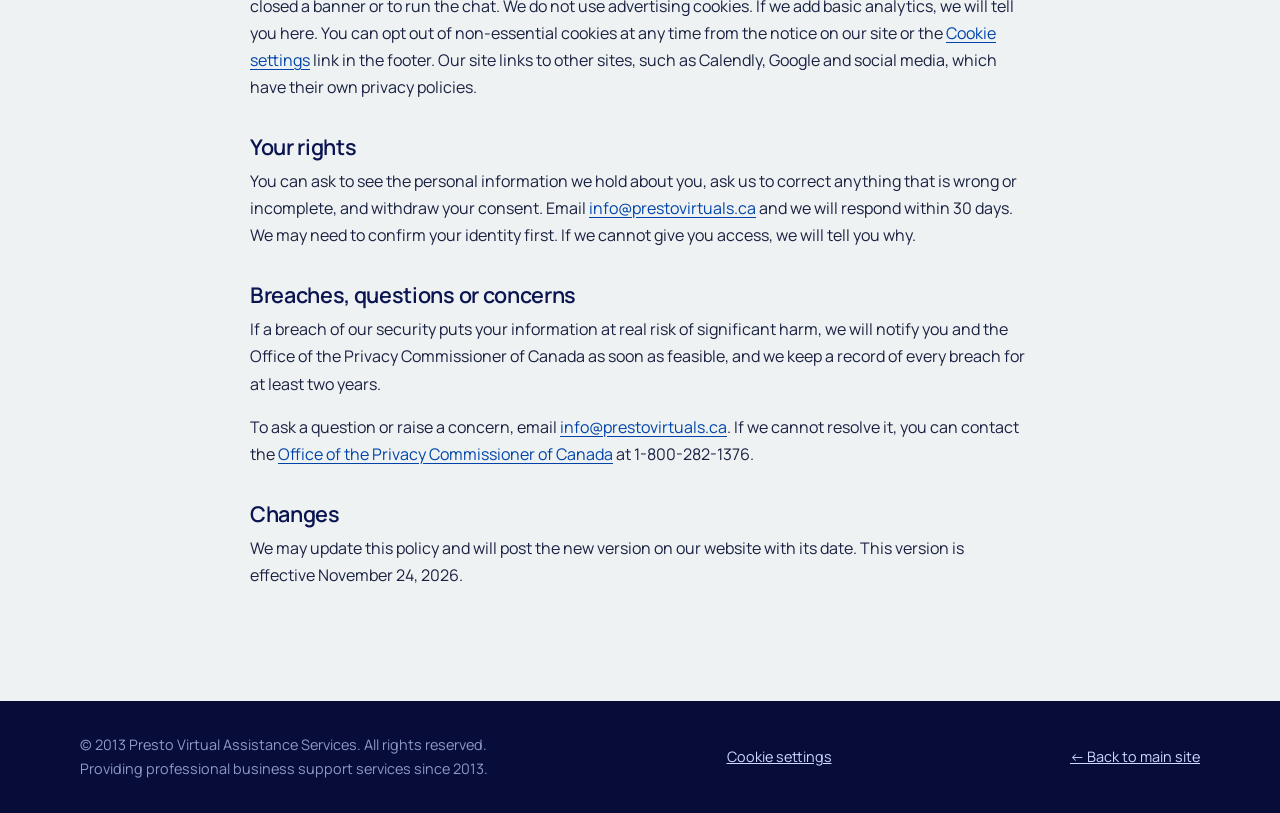
<file: privacy.html>
<!DOCTYPE html>
<html lang="en">
<head>
  <meta charset="utf-8">
  <meta name="viewport" content="width=device-width, initial-scale=1">
  <title>Privacy Policy | Presto Virtual Assistance Services</title>
  <meta name="description" content="How Presto Virtual Assistance Services collects, uses, shares and protects personal information, in line with Canada's PIPEDA, and how to access your information or opt out of cookies.">
  <meta name="theme-color" content="#0a1450">
  <link rel="canonical" href="https://prestovirtuals.ca/privacy.html">
  <link rel="icon" href="favicon.ico" sizes="any">
  <link rel="icon" type="image/png" href="favicon.png">
  <link rel="apple-touch-icon" href="assets/icon-180.png">
  <meta property="og:type" content="website">
  <meta property="og:title" content="Privacy Policy | Presto Virtual Assistance Services">
  <meta property="og:url" content="https://prestovirtuals.ca/privacy.html">
  <meta property="og:image" content="https://prestovirtuals.ca/assets/og-logo.png">
  <link rel="preconnect" href="https://fonts.googleapis.com">
  <link rel="preconnect" href="https://fonts.gstatic.com" crossorigin>
  <link href="https://fonts.googleapis.com/css2?family=Fraunces:ital,opsz,wght@0,9..144,500;0,9..144,600;1,9..144,500&family=Manrope:wght@400;500;600;700;800&display=swap" rel="stylesheet">
  <link rel="stylesheet" href="css/style.css?v=20261127a">
</head>
<body>
  <a class="skip" href="#main">Skip to content</a>

  <header class="site-header">
    <div class="container nav">
      <a class="brand" href="index.html" aria-label="Presto Virtuals, Virtual Assistant Services, home">
        <img src="assets/logo-full.svg" alt="Presto Virtuals: Virtual Assistant Services" width="182" height="54">
      </a>
      <button class="nav-toggle" aria-label="Menu" aria-expanded="false" aria-controls="nav-links">
        <svg width="22" height="22" viewBox="0 0 24 24" fill="none" stroke="currentColor" stroke-width="2" stroke-linecap="round"><path d="M4 7h16M4 12h16M4 17h16"/></svg>
      </button>
      <ul class="nav-links" id="nav-links">
        <li><a href="index.html#services">Services</a></li>
        <li><a href="index.html#packages">Packages</a></li>
        <li><a href="pricing.html">Compare plans</a></li>
        <li><a href="index.html#how">How it works</a></li>
        <li><a href="index.html#about">About</a></li>
        <li><a href="index.html#faq">FAQ</a></li>
        <li><a href="index.html#testimonials">Testimonials</a></li>
        <li><a class="btn btn-primary btn-sm" href="index.html#contact">Get in touch</a></li>
      </ul>
    </div>
  </header>

  <main id="main">
    <section class="band">
      <div class="container legal">
        <h1>Privacy Policy</h1>
        <p class="legal-date">Effective November 24, 2026</p>

        <h2>Who we are</h2>
        <p>Presto Virtual Assistance Services ("Presto", "we") is a virtual assistance business in Mississauga, Ontario, serving clients in Canada and the USA. We handle personal information in line with Canada's Personal Information Protection and Electronic Documents Act (PIPEDA). Should you have any questions regarding our privacy practices, contact Francine at <a href="mailto:info@prestovirtuals.ca">info@prestovirtuals.ca</a>.</p>

        <h2>What we collect</h2>
        <p>We collect only what we need to respond to you and do the work you hire us for:</p>
        <ul>
          <li><strong>Enquiries:</strong> your name, email address, optional phone number and message, from our website chat, email or calls.</li>
          <li><strong>Bookings:</strong> details you give when scheduling a call through Calendly.</li>
          <li><strong>Clients:</strong> business contact and billing details, plus any business information, files or account access you share so we can complete your tasks.</li>
          <li><strong>Website visitors:</strong> basic technical data, such as IP address and browser type, recorded by our website host and by Google Fonts, which the site uses.</li>
        </ul>

        <h2>Why we collect it</h2>
        <p>We use personal information to reply to enquiries, book calls, provide and invoice our services, communicate with clients, keep the records the law requires, and improve our website and services. We do not sell personal information. We do not use it for purposes you would not reasonably expect without asking you first.</p>

        <h2>Your consent</h2>
        <p>We collect, use and share your personal information with your consent. When you send us an enquiry, book a call or hire us, you agree to our using your information for the purposes above. You can withdraw your consent at any time, subject to legal or contractual limits, by emailing <a href="mailto:info@prestovirtuals.ca">info@prestovirtuals.ca</a>. We will explain what that means for you, such as no longer being able to receive our services.</p>

        <h2>Who we share it with</h2>
        <p>We share personal information only with service providers who help us run the business and deliver your work, such as email and file storage (Google), appointment booking (Calendly), our website host, and the scheduling, invoicing and payment tools we use. They may use it only to provide their service to us. Some of these providers store information outside Canada, including in the United States, where it can be accessed by courts and authorities under local laws. We also disclose information when the law requires it. We never sell your information.</p>

        <h2>Protection and retention</h2>
        <p>We protect personal information with password-protected accounts, access limited to the people who need it, and reputable providers. We keep it only as long as needed for the purposes above: enquiries that do not lead to work for up to 12 months, and client and billing records for as long as we work together plus six years, to meet tax and accounting rules. After that we delete or anonymize it.</p>

        <h2>Cookies and our website</h2>
        <p>Our website uses essential cookies and browser storage to work properly, for example to remember that you closed a banner or to run the chat. We do not use advertising cookies. If we add basic analytics, we will tell you here. You can opt out of non-essential cookies at any time from the notice on our site or the <a href="#" data-cookie-settings>Cookie settings</a> link in the footer. Our site links to other sites, such as Calendly, Google and social media, which have their own privacy policies.</p>

        <h2>Your rights</h2>
        <p>You can ask to see the personal information we hold about you, ask us to correct anything that is wrong or incomplete, and withdraw your consent. Email <a href="mailto:info@prestovirtuals.ca">info@prestovirtuals.ca</a> and we will respond within 30 days. We may need to confirm your identity first. If we cannot give you access, we will tell you why.</p>

        <h2>Breaches, questions or concerns</h2>
        <p>If a breach of our security puts your information at real risk of significant harm, we will notify you and the Office of the Privacy Commissioner of Canada as soon as feasible, and we keep a record of every breach for at least two years.</p>
        <p>To ask a question or raise a concern, email <a href="mailto:info@prestovirtuals.ca">info@prestovirtuals.ca</a>. If we cannot resolve it, you can contact the <a href="https://www.priv.gc.ca/en/" target="_blank" rel="noopener noreferrer">Office of the Privacy Commissioner of Canada</a> at 1-800-282-1376.</p>

        <h2>Changes</h2>
        <p>We may update this policy and will post the new version on our website with its date. This version is effective November 24, 2026.</p>
      </div>
    </section>
  </main>

  <footer>
    <div class="container foot">
      <span>&copy; 2013 Presto Virtual Assistance Services. All rights reserved.<br>Providing professional business support services since 2013.</span>
      <a href="#" data-cookie-settings>Cookie settings</a>
      <a href="index.html">&larr; Back to main site</a>
    </div>
  </footer>

  <div class="cookie-note" id="cookie-note" role="region" aria-label="Cookie notice" hidden>
    <p class="cookie-msg">We use essential cookies and browser storage to keep this site working, and may add basic analytics to improve it. You can <a href="#cookie-optout" id="cookie-optout">opt out of non-essential cookies</a> at any time. See our <a href="privacy.html">Privacy Policy</a>.</p>
    <p class="cookie-status" role="status" aria-live="polite"></p>
    <div class="cookie-actions"><button type="button" class="btn btn-gold" id="cookie-ok">Got it</button></div>
  </div>

  <script src="js/main.js?v=20261127a"></script>
  <script src="js/chat-config.js?v=20261127a"></script>
  <script src="js/chat.js?v=20261127a" defer></script>
  <script src="js/consent.js?v=20261127a"></script>
</body>
</html>
</file>
<file: css/style.css>
:root {
  --gold: #e0b95a;
  --promo: #464875;
  --navy: #0a1450;
  --blue: #0044aa;
  --blue-dark: #00338a;
  --mist: #dbe3e2;
  --mist-soft: #eef2f2;
  --paper: #f7f9fb;
  --ink: #1a2142;
  --muted: #566080;
  --white: #fff;
  --radius: 18px;
  --shadow: 0 10px 30px rgba(10, 20, 80, .08);
  --font-body: "Manrope", system-ui, -apple-system, "Segoe UI", Roboto, sans-serif;
  --font-display: "Fraunces", Georgia, "Times New Roman", serif;
}

*, *::before, *::after { box-sizing: border-box; }
html { scroll-behavior: smooth; scroll-padding-top: 84px; }
body {
  margin: 0;
  font-family: var(--font-body);
  color: var(--ink);
  background: var(--paper);
  line-height: 1.65;
  -webkit-font-smoothing: antialiased;
}
img, svg { max-width: 100%; display: block; }
a { color: var(--blue); }
h1, h2, h3 { font-family: var(--font-display); color: var(--navy); line-height: 1.12; margin: 0 0 .5em; font-weight: 600; }
h1 { font-size: clamp(2.4rem, 5.6vw, 4.1rem); letter-spacing: -.02em; }
h2 { font-size: clamp(1.9rem, 3.8vw, 2.8rem); letter-spacing: -.015em; }
h3 { font-size: 1.25rem; }
p { margin: 0 0 1em; }

.container { width: min(1120px, 100% - 40px); margin-inline: auto; }
.eyebrow {
  display: inline-block; font-size: .8rem; font-weight: 700; letter-spacing: .14em;
  text-transform: uppercase; color: var(--blue); margin-bottom: 1rem;
}
.skip { position: absolute; left: -999px; top: 0; background: var(--navy); color: #fff; padding: .6rem 1rem; z-index: 100; }
.skip:focus { left: 10px; top: 10px; }

/* Header */
.site-header {
  position: sticky; top: 0; z-index: 50;
  background: rgba(247, 249, 251, .92); backdrop-filter: blur(10px);
  border-bottom: 1px solid rgba(10, 20, 80, .08);
}
.nav { display: flex; align-items: center; justify-content: space-between; height: 72px; gap: 1rem; }
.brand { display: flex; align-items: center; gap: .75rem; text-decoration: none; color: var(--navy); }
.brand img { width: auto; height: 54px; }
.brand-text { display: flex; flex-direction: column; line-height: 1.15; }
.brand-text strong { font-family: var(--font-display); font-size: 1.3rem; letter-spacing: -.01em; }
.brand-text span { font-size: .68rem; letter-spacing: .12em; text-transform: uppercase; color: var(--muted); font-weight: 600; }
.nav-links { display: flex; align-items: center; gap: 1.8rem; list-style: none; margin: 0; padding: 0; }
.nav-links a { text-decoration: none; color: var(--ink); font-weight: 600; font-size: .95rem; }
.nav-links a:hover { color: var(--blue); }
.nav-links a.btn-primary, .nav-links a.btn-primary:hover { color: #fff; }
.nav-toggle {
  display: none; background: none; border: 1px solid rgba(10, 20, 80, .2); border-radius: 10px;
  width: 44px; height: 44px; cursor: pointer; color: var(--navy);
}
.nav-toggle svg { margin: auto; }

/* Buttons */
.btn {
  display: inline-flex; align-items: center; justify-content: center; gap: .5rem;
  padding: .9rem 1.6rem; border-radius: 999px; font-weight: 700; font-size: 1rem;
  text-decoration: none; border: 2px solid transparent; cursor: pointer; font-family: inherit;
  transition: transform .15s ease, background .15s ease, box-shadow .15s ease;
}
.btn:hover { transform: translateY(-2px); }
.btn-primary { background: var(--blue); color: #fff; box-shadow: 0 8px 20px rgba(0, 68, 170, .28); }
.btn-primary:hover { background: var(--blue-dark); }
.btn-ghost { border-color: var(--navy); color: var(--navy); background: transparent; }
.btn-ghost:hover { background: var(--navy); color: #fff; }
.btn-sm { padding: .6rem 1.2rem; font-size: .92rem; }
:focus-visible { outline: 3px solid var(--blue); outline-offset: 3px; }

/* Hero */
.hero { position: relative; overflow: hidden; padding: clamp(3rem, 8vw, 6.5rem) 0 clamp(3.5rem, 8vw, 6rem); }
.hero-grid { display: grid; grid-template-columns: 1.15fr .85fr; gap: 3rem; align-items: center; }
.hero h1 em { font-style: italic; color: var(--blue); font-weight: 500; }
.hero .lead { font-size: 1.2rem; color: var(--muted); max-width: 34em; margin-bottom: 2rem; }
.hero-actions { display: flex; flex-wrap: wrap; gap: .9rem; }
.hero-art { position: relative; display: flex; flex-direction: column; align-items: center; gap: 1.6rem; }
.hero-art img { position: relative; width: min(400px, 90%); height: auto; }
.hero-art .hero-badges { display: flex; flex-wrap: wrap; justify-content: center; gap: .9rem 2.6rem; padding: 0 .6rem 1rem; }
.hero-badge {
  background: #fff; border-radius: 14px; padding: .7rem 1rem; box-shadow: var(--shadow);
  font-size: .85rem; font-weight: 700; color: var(--navy); display: flex; align-items: center; gap: .5rem;
}
.hero-badge i { width: 10px; height: 10px; border-radius: 50%; background: var(--blue); display: block; }

/* Sections */
section { padding: clamp(3.5rem, 8vw, 6rem) 0; }
.section-head { max-width: 40rem; margin-bottom: 3rem; }
.section-head p { color: var(--muted); font-size: 1.1rem; }
.band { background: var(--mist-soft); }

.cards { display: grid; grid-template-columns: repeat(3, 1fr); gap: 1.4rem; }
.card {
  background: #fff; border-radius: var(--radius); padding: 1.8rem; box-shadow: var(--shadow);
  border: 1px solid rgba(10, 20, 80, .06); transition: transform .2s ease, box-shadow .2s ease;
}
.card:hover { transform: translateY(-4px); box-shadow: 0 16px 36px rgba(10, 20, 80, .12); }
.card .icon {
  width: 50px; height: 50px; border-radius: 14px; background: var(--mist);
  display: grid; place-items: center; color: var(--blue); margin-bottom: 1.1rem;
}
.card p { color: var(--muted); margin: 0; font-size: .98rem; }

/* Service blocks */
.svc-grid { display: grid; grid-template-columns: 1fr 1.2fr 1fr; gap: 1.4rem; align-items: start; }
.svc-col { display: flex; flex-direction: column; gap: 1.2rem; }
.svc-col .card.svc { flex: 0 0 auto; }
.card.svc { padding: 2rem; display: flex; flex-direction: column; }
.card.svc p { margin-bottom: 1.2rem; }
.card.svc .icon { width: 56px; height: 56px; }
.checks { list-style: none; margin: 0; padding: 1.2rem 0 0; border-top: 1px solid rgba(10, 20, 80, .08); display: grid; gap: .65rem; }
.checks li { display: flex; gap: .65rem; align-items: flex-start; font-size: .96rem; color: var(--ink); line-height: 1.45; }
.checks svg { flex: none; margin-top: 2px; color: var(--blue); }
.card.svc.featured { background: linear-gradient(150deg, var(--navy), #14307f); border: 0; color: #dfe6ff; box-shadow: 0 18px 40px rgba(10, 20, 80, .22); }
.card.svc.featured h3 { color: #fff; font-size: 1.45rem; }
.card.svc.featured p { color: #c3cffa; }
.card.svc.featured .icon { background: rgba(255, 255, 255, .12); color: var(--gold); }
.card.svc.featured .pill { align-self: flex-start; margin-bottom: .9rem; }
.card.svc.featured .checks { border-top-color: rgba(255, 255, 255, .18); margin-bottom: 1.6rem; }
.card.svc.featured .checks li { color: #fff; }
.card.svc.featured .checks svg { color: var(--gold); }
.card.svc.featured .btn { margin-top: auto; }
.svc-note { margin: 2.2rem 0 0; text-align: center; color: var(--muted); font-size: 1.05rem; }

/* FAQ */
.faq-wrap { max-width: 820px; }
.faq-list { display: grid; gap: .8rem; }
.faq-item { background: #fff; border: 1px solid rgba(10, 20, 80, .08); border-radius: 14px; padding: 0 1.4rem; box-shadow: var(--shadow); }
.faq-item summary { cursor: pointer; list-style: none; padding: 1.15rem 0; font-weight: 700; color: var(--navy); display: flex; justify-content: space-between; align-items: center; gap: 1rem; }
.faq-item summary::-webkit-details-marker { display: none; }
.faq-item summary::after { content: "+"; font-size: 1.5rem; line-height: 1; color: var(--blue); transition: transform .2s ease; }
.faq-item[open] summary::after { transform: rotate(45deg); }
.faq-item p { margin: 0 0 1.2rem; color: var(--muted); }

/* Steps */
.steps { display: grid; grid-template-columns: repeat(3, 1fr); gap: 2rem; counter-reset: s; }
.step { position: relative; padding-top: 4.2rem; }
.step::before {
  counter-increment: s; content: "0" counter(s);
  position: absolute; top: 0; left: 0; font-family: var(--font-display); font-size: 3.4rem; font-weight: 600;
  color: var(--blue); opacity: .25; line-height: 1;
}
.step p { color: var(--muted); }

/* About */
.about-grid { display: grid; grid-template-columns: 1fr 1fr; gap: 3.5rem; align-items: center; }
.about-panel {
  background: var(--navy); color: #dfe6ff; border-radius: 28px; padding: 2.6rem; position: relative; overflow: hidden;
}
.about-panel::after {
  content: ""; position: absolute; width: 320px; height: 320px; right: -110px; bottom: -110px;
  border-radius: 50%; border: 40px solid var(--blue); opacity: .55;
}
.about-panel h3 { color: #fff; font-size: 1.6rem; }
.ticks { list-style: none; padding: 0; margin: 1.4rem 0 0; display: grid; gap: .8rem; position: relative; z-index: 1; }
.ticks li { display: flex; gap: .7rem; align-items: flex-start; }
.ticks svg { flex: none; margin-top: 4px; color: #7fb0ff; }

/* Contact */
.contact { background: var(--navy); color: #cfd8ff; }
.contact h2 { color: #fff; }
.contact-box { display: grid; grid-template-columns: 1.1fr .9fr; gap: 3rem; align-items: center; }
.contact .btn-primary { background: #fff; color: var(--navy); box-shadow: none; }
.contact .btn-primary:hover { background: var(--mist); }
.contact .btn-ghost { border-color: #fff; color: #fff; }
.contact .btn-ghost:hover { background: #fff; color: var(--navy); }
.contact-card { background: rgba(255, 255, 255, .07); border: 1px solid rgba(255, 255, 255, .14); border-radius: var(--radius); padding: 2rem; }
.contact-card dt { font-size: .75rem; letter-spacing: .12em; text-transform: uppercase; color: #8fa3ff; margin-bottom: .2rem; }
.contact-card dd { margin: 0 0 1.2rem; font-size: 1.1rem; color: #fff; }
.contact-card dd:last-child { margin-bottom: 0; }
.contact-card a { color: #fff; }

/* Footer */
footer { background: #070d38; color: #8e99c8; padding: 2rem 0; font-size: .9rem; }
.foot { display: flex; justify-content: space-between; flex-wrap: wrap; gap: 1rem; align-items: center; }
footer a { color: #cfd8ff; }

/* Reveal */
.reveal { opacity: 0; transform: translateY(18px); transition: opacity .6s ease, transform .6s ease; }
.reveal.in { opacity: 1; transform: none; }
@media (prefers-reduced-motion: reduce) {
  html { scroll-behavior: auto; }
  .reveal { opacity: 1; transform: none; transition: none; }
  .btn, .card { transition: none; }
}

/* Responsive */
@media (max-width: 900px) {
  .hero-grid, .about-grid, .contact-box { grid-template-columns: 1fr; }
  .hero-art { order: -1; max-width: 300px; margin: 0 auto; }
  .cards { grid-template-columns: 1fr 1fr; }
  .svc-grid { grid-template-columns: 1fr; }
    .steps { grid-template-columns: 1fr; gap: 1.4rem; }
}
@media (max-width: 760px) {
  .nav-toggle { display: grid; }
  .nav-links {
    position: absolute; top: 72px; left: 0; right: 0; background: var(--paper);
    flex-direction: column; align-items: stretch; gap: 0; padding: .5rem 20px 1.2rem;
    border-bottom: 1px solid rgba(10, 20, 80, .1); display: none;
  }
  .nav-links.open { display: flex; }
  .nav-links li { border-bottom: 1px solid rgba(10, 20, 80, .07); }
  .nav-links a { display: block; padding: .9rem 0; }
  .nav-links .btn { margin-top: 1rem; }
  .nav-links li:last-child { border: 0; }
  .brand-text span { display: none; }
}
@media (max-width: 560px) {
  .cards { grid-template-columns: 1fr; }
  .hero-badge { display: none; }
}


/* ===== Sale promo bar ===== */
.promo-bar { background: var(--promo); color: #fff; font-size: 1rem; position: relative; border-bottom: 1px solid rgba(0, 0, 0, .12); }
.promo-bar[hidden] { display: none; }
.promo-inner { display: flex; justify-content: center; align-items: center; gap: .5rem 1.1rem; padding: .85rem 3rem; flex-wrap: wrap; text-align: center; }
.promo-inner p { margin: 0; font-weight: 500; }
.promo-inner strong { color: #fff; font-weight: 800; letter-spacing: .06em; text-transform: uppercase; }
.promo-count { opacity: .9; font-weight: 600; }
.promo-link { background: #fff; color: var(--promo); font-weight: 800; text-decoration: none; padding: .38rem 1.1rem; border-radius: 999px; font-size: .9rem; white-space: nowrap; transition: transform .15s ease; }
.promo-link:hover { transform: translateY(-1px); background: #f1f6f1; }
.promo-link:focus-visible, .promo-close:focus-visible { outline: 3px solid #fff; outline-offset: 2px; }
.promo-close { position: absolute; right: 8px; top: 50%; transform: translateY(-50%); background: none; border: 0; color: #fff; font-size: 1.6rem; line-height: 1; cursor: pointer; padding: .35rem .7rem; opacity: .85; }
.promo-close:hover { opacity: 1; }
@media (max-width: 560px) { .promo-count { display: none; } .promo-bar { font-size: .92rem; } .promo-inner { padding: .75rem 2.6rem; } }

/* ===== Sale page ===== */
.btn-gold { background: var(--gold); color: #1a1405; box-shadow: 0 8px 22px rgba(224, 185, 90, .28); }
.btn-gold:hover { background: #f2d27f; }
.btn-ghost-light { border-color: rgba(255, 255, 255, .6); color: #fff; background: transparent; }
.btn-ghost-light:hover { background: #fff; color: var(--navy); }
.sale-hero {
  background: radial-gradient(900px 420px at 75% -10%, #1d2f8a 0%, transparent 60%), linear-gradient(180deg, #0a1450, #060a2b);
  color: #dfe6ff; text-align: center; padding: clamp(3.5rem, 8vw, 6rem) 0 clamp(3rem, 7vw, 5rem);
}
.sale-hero h1 { color: #fff; margin-inline: auto; max-width: 15em; }
.sale-hero h1 em { font-style: italic; color: var(--gold); font-weight: 500; }
.sale-hero .lead { font-size: 1.2rem; max-width: 36em; margin: 0 auto 1.6rem; color: #c3cffa; }
.pill { display: inline-block; border: 1px solid rgba(224, 185, 90, .55); color: var(--gold); padding: .38rem 1rem; border-radius: 999px; font-weight: 700; font-size: .78rem; letter-spacing: .1em; text-transform: uppercase; margin-bottom: 1.4rem; }
.countdown { display: flex; justify-content: center; gap: .8rem; margin: 1.8rem 0 2rem; }
.cd-box { min-width: 78px; background: rgba(255, 255, 255, .07); border: 1px solid rgba(224, 185, 90, .35); border-radius: 14px; padding: .85rem .5rem .7rem; }
.cd-box b { display: block; font-family: var(--font-display); font-size: 2.1rem; color: #fff; line-height: 1; font-variant-numeric: tabular-nums; }
.cd-box span { font-size: .68rem; letter-spacing: .12em; text-transform: uppercase; color: #9fb0ee; }
.sale-hero .hero-actions { justify-content: center; }
.fine { font-size: .9rem; color: #9fb0ee; margin: 1.4rem 0 0; }
.sale-date { font-size: 1.2rem; font-weight: 700; color: var(--gold); margin: 0 0 .2rem; }
.sale-hero .countdown { margin: 1rem 0 2rem; }

.offer-strip { background: var(--gold); color: #1a1405; text-align: center; padding: 1.3rem 0; }
.offer-strip p { margin: 0; font-family: var(--font-display); font-size: clamp(1.3rem, 3vw, 1.9rem); font-weight: 600; }
.offer-strip strong { font-weight: 700; }

.bank-grid { display: grid; grid-template-columns: 1fr 1fr; gap: 1.6rem; max-width: 960px; margin-inline: auto; }
.bank { position: relative; padding: 2.2rem; display: flex; flex-direction: column; }
.bank .save { position: absolute; top: 1.3rem; right: 1.3rem; background: var(--gold); color: #1a1405; font-weight: 800; font-size: .78rem; padding: .32rem .75rem; border-radius: 999px; }
.bank h3 { font-size: 1.6rem; margin-top: .3rem; }
.bank .hrs { color: var(--muted); margin: 0 0 1rem; font-weight: 600; }
.bank .price { font-family: var(--font-display); font-size: 3.2rem; color: var(--navy); line-height: 1; margin: 0; }
.bank .was { color: var(--muted); margin: .4rem 0 1.4rem; }
.bank .was s { opacity: .8; }
.bank .checks { margin-bottom: 1.6rem; }
.bank .btn { margin-top: auto; }
.bank-note { text-align: center; color: var(--muted); margin: 2rem auto 0; max-width: 40rem; }

.center-head { text-align: center; margin-inline: auto; }
.cta-final { text-align: center; }
.cta-final .contact-box { grid-template-columns: 1fr; }
.cta-final h2 { max-width: 16em; margin-inline: auto; }
.cta-final .hero-actions { justify-content: center; }
@media (max-width: 760px) {
  .bank-grid { grid-template-columns: 1fr; }
  .cd-box { min-width: 64px; }
  .cd-box b { font-size: 1.7rem; }
}

/* ===== Chat widget ===== */
.chat-fab { position: fixed; right: 18px; bottom: 18px; z-index: 70; display: inline-flex; align-items: center; gap: .55rem; background: var(--blue); color: #fff; border: 0; border-radius: 999px; padding: .85rem 1.25rem; font: 700 .95rem var(--font-body); cursor: pointer; box-shadow: 0 10px 28px rgba(0, 68, 170, .38); transition: transform .15s ease, background .15s ease; }
.chat-fab:hover { background: var(--blue-dark); transform: translateY(-2px); }
.chat-fab.is-open { display: none; }
.chat-panel { padding: 0; position: fixed; right: 18px; bottom: 18px; z-index: 71; width: min(380px, calc(100vw - 24px)); height: min(560px, calc(100dvh - 36px)); display: flex; flex-direction: column; background: #fff; border-radius: 20px; overflow: hidden; box-shadow: 0 24px 60px rgba(10, 20, 80, .3); border: 1px solid rgba(10, 20, 80, .1); }
.chat-panel[hidden] { display: none; }
.chat-head { background: var(--navy); color: #fff; padding: .9rem 1rem .9rem 1.1rem; display: flex; justify-content: space-between; align-items: center; gap: .6rem; }
.chat-title { display: flex; flex-direction: column; line-height: 1.25; }
.chat-title strong { font-family: var(--font-display); font-size: 1.1rem; }
.chat-title span { font-size: .72rem; color: #b8c4f5; }
.chat-close { background: none; border: 0; color: #fff; font-size: 1.7rem; line-height: 1; cursor: pointer; padding: .2rem .55rem; border-radius: 8px; }
.chat-close:hover { background: rgba(255, 255, 255, .12); }
.chat-log { flex: 1; overflow-y: auto; padding: 1rem; display: flex; flex-direction: column; gap: .65rem; background: var(--paper); }
.chat-msg { max-width: 86%; padding: .65rem .9rem; border-radius: 16px; font-size: .94rem; line-height: 1.5; }
.chat-msg p { margin: 0; white-space: pre-wrap; overflow-wrap: anywhere; }
.chat-msg.bot { align-self: flex-start; background: #fff; border: 1px solid rgba(10, 20, 80, .09); border-bottom-left-radius: 5px; color: var(--ink); }
.chat-msg.user { align-self: flex-end; background: var(--blue); color: #fff; border-bottom-right-radius: 5px; }
.chat-link { display: inline-block; margin-top: .5rem; font-weight: 700; color: var(--blue); text-decoration: none; }
.chat-link:hover { text-decoration: underline; }
.chat-chips { display: flex; flex-wrap: wrap; gap: .4rem; padding: .6rem 1rem 0; background: var(--paper); }
.chat-chips[hidden] { display: none; }
.chat-chip { background: #fff; color: var(--blue); border: 1px solid rgba(0, 68, 170, .35); border-radius: 999px; padding: .35rem .8rem; font: 600 .82rem var(--font-body); cursor: pointer; }
.chat-chip:hover { background: var(--blue); color: #fff; }
.chat-form { display: flex; gap: .5rem; padding: .75rem 1rem; background: var(--paper); border-top: 1px solid rgba(10, 20, 80, .08); }
.chat-input { flex: 1; min-width: 0; border: 1px solid rgba(10, 20, 80, .25); border-radius: 999px; padding: .65rem 1rem; font: 500 1rem var(--font-body); color: var(--ink); background: #fff; }
.chat-input:focus-visible { outline: 3px solid rgba(0, 68, 170, .35); outline-offset: 1px; }
.chat-send { background: var(--navy); color: #fff; border: 0; border-radius: 999px; padding: .65rem 1.1rem; font: 700 .92rem var(--font-body); cursor: pointer; }
.chat-send:hover { background: var(--blue); }
@media (max-width: 560px) {
  .chat-fab span { display: none; }
  .chat-fab { padding: .95rem; }
  .chat-panel { right: 8px; bottom: 8px; width: calc(100vw - 16px); height: calc(100dvh - 16px); border-radius: 18px; }
}
@media (prefers-reduced-motion: reduce) { .chat-fab { transition: none; } }

@media (max-width: 560px) { .brand img { height: 46px; } .hero-art { max-width: 210px; } }


/* ===== Packages ===== */
.pkg-grid { display: grid; grid-template-columns: 1fr 1fr; gap: 1.6rem; max-width: 960px; margin-inline: auto; align-items: stretch; }
.card.pkg { position: relative; display: flex; flex-direction: column; padding: 2.2rem; }
.pkg-tag { font-size: .75rem; font-weight: 800; letter-spacing: .12em; text-transform: uppercase; color: var(--blue); margin-bottom: .6rem; }
.card.pkg h3 { font-size: 1.7rem; margin-bottom: .2rem; }
.card.pkg .pkg-hrs { color: var(--muted); font-weight: 600; font-size: 1rem; margin: 0 0 .7rem; }
.card.pkg .pkg-price { font-family: var(--font-display); font-size: 3.4rem; line-height: 1; color: var(--navy); margin: 0 0 1.6rem; font-weight: 600; }
.card.pkg .checks { padding-top: 1.3rem; border-top: 1px solid rgba(10, 20, 80, .1); margin-bottom: 1.8rem; flex: 1; }
.card.pkg .btn { align-self: flex-start; }
.card.pkg.featured { background: linear-gradient(150deg, var(--navy), #14307f); border: 0; color: #dfe6ff; box-shadow: 0 18px 40px rgba(10, 20, 80, .22); }
.card.pkg.featured h3, .card.pkg.featured .pkg-price { color: #fff; }
.card.pkg.featured .pkg-hrs { color: #b8c4f5; }
.card.pkg.featured .pkg-tag { color: var(--gold); }
.card.pkg.featured .pkg-hrs { color: #b8c4f5; }
.card.pkg.featured .checks { border-top-color: rgba(255, 255, 255, .18); }
.card.pkg.featured .checks li { color: #fff; }
.card.pkg.featured .checks svg { color: var(--gold); }
.pkg-badge { position: absolute; top: 1.3rem; right: 1.3rem; background: var(--gold); color: #1a1405; font-weight: 800; font-size: .76rem; padding: .32rem .8rem; border-radius: 999px; }
.card-link { display: inline-block; margin-top: 1.2rem; font-weight: 700; color: var(--blue); text-decoration: none; }
.card-link:hover { text-decoration: underline; }
@media (max-width: 760px) { .pkg-grid { grid-template-columns: 1fr; } .card.pkg { padding: 1.8rem; } }


/* ===== Add-ons blocks (stand-out outline) ===== */
.card.addon { position: relative; background: #fff; border: 3px solid var(--blue); border-radius: var(--radius); padding: 2.1rem 1.8rem 1.6rem; box-shadow: 7px 7px 0 rgba(0, 68, 170, .28); margin-top: .6rem; }
.card.addon:hover { transform: translateY(-2px); box-shadow: 9px 9px 0 rgba(0, 68, 170, .34); }
.addon-tag { position: absolute; top: -.95rem; left: 1.4rem; display: inline-flex; align-items: center; gap: .4rem; background: var(--blue); color: #fff; font-size: .82rem; font-weight: 800; letter-spacing: .14em; text-transform: uppercase; padding: .38rem .95rem; border-radius: 999px; }
.addon-tag::before { content: "+"; font-size: 1.15rem; line-height: 1; font-weight: 800; color: var(--gold); }
.card.addon h3 { font-size: 1.2rem; margin: 0 0 1rem; color: var(--navy); }
.card.addon .checks { padding-top: 0; border-top: 0; }
.card.addon .checks svg { color: var(--blue); stroke-width: 3; }
@media (prefers-reduced-motion: reduce) { .card.addon:hover { transform: none; } }

/* Social media packages */
.pkg-grid.three { grid-template-columns: repeat(3, 1fr); max-width: 1120px; }
.card.pkg .pkg-price small { font-family: var(--font-body, inherit); font-size: 1rem; font-weight: 600; opacity: .7; margin-left: .25rem; }
.card.pkg .pkg-hrs { line-height: 1.45; }
.card.addon.pkg-addons { max-width: 1120px; margin: 2.6rem auto 0; }
.pkg-addons .addon-price { display: inline-block; margin-left: .5rem; font-family: inherit; font-size: .95rem; font-weight: 800; color: var(--blue); }
@media (max-width: 960px) { .pkg-grid.three { grid-template-columns: 1fr; max-width: 520px; } }

/* Black Friday: take both */
.both-box { max-width: 960px; margin: 2rem auto 0; background: linear-gradient(150deg, var(--navy), #14307f); color: #dfe6ff; border-radius: var(--radius); padding: 2rem 2.2rem; text-align: center; box-shadow: 0 18px 40px rgba(10, 20, 80, .22); }
.both-box .both-tag { display: inline-block; background: var(--gold); color: #1a1405; font-weight: 800; font-size: .76rem; letter-spacing: .1em; text-transform: uppercase; padding: .32rem .85rem; border-radius: 999px; margin-bottom: .9rem; }
.both-box h3 { color: #fff; font-size: 1.5rem; margin: 0 0 .8rem; }
.both-box .both-price { margin: 0; color: #b8c4f5; }
.both-box .both-price b { font-family: var(--font-display); font-size: 2.6rem; color: #fff; font-weight: 600; margin-right: .4rem; }
.both-box .both-was { margin: .3rem 0 1rem; color: #b8c4f5; }
.both-box .both-note { max-width: 40rem; margin: 0 auto 1.4rem; color: #dfe6ff; }
@media (max-width: 560px) { .both-box { padding: 1.6rem 1.2rem; } }

/* Hero badges: slow drift + hover reaction */
@keyframes badge-drift-a { 0%,100% { transform: translate(0,0) rotate(-1deg); } 25% { transform: translate(8px,-8px) rotate(1deg); } 50% { transform: translate(12px,2px) rotate(-.5deg); } 75% { transform: translate(6px,9px) rotate(1deg); } }
@keyframes badge-drift-b { 0%,100% { transform: translate(0,0) rotate(1deg); } 25% { transform: translate(-8px,7px) rotate(-1deg); } 50% { transform: translate(-12px,-4px) rotate(.5deg); } 75% { transform: translate(-5px,-9px) rotate(-1deg); } }
.hero-badge { cursor: default; transition: background .3s, color .3s, box-shadow .3s, border-color .3s; will-change: transform; }
.hero-badge.b1 { animation: badge-drift-a 11s ease-in-out infinite; }
.hero-badge.b2 { animation: badge-drift-b 13s ease-in-out infinite; }
.hero-badge i { transition: background .3s, transform .3s; }
.hero-badge:hover { animation-play-state: paused; background: var(--navy); color: #fff; box-shadow: 0 12px 28px rgba(10, 20, 80, .3); }
.hero-badge:hover i { background: var(--gold); transform: scale(1.5); }
@media (prefers-reduced-motion: reduce) { .hero-badge.b1, .hero-badge.b2 { animation: none; } }

/* Equal-size package cards across both rows */

/* Package cards: badges, comparison line, get / don't-get lists */
.card.pkg { padding-top: 4rem; }
.card.pkg .pkg-badge { top: 1.1rem; font-size: .8rem; padding: .38rem .9rem; }
.card.pkg .pkg-save { right: 1.1rem; background: var(--gold); color: #1a1405; }
.card.pkg .pkg-pop { right: auto; left: 1.1rem; background: var(--blue); color: #fff; }
.card.pkg.featured .pkg-pop { background: #fff; color: var(--navy); }
.card.pkg .pkg-price { margin-bottom: .5rem; }
.card.pkg .pkg-rate { margin: 0 0 1.3rem; font-size: .92rem; color: var(--muted); line-height: 1.45; }
.card.pkg .pkg-rate b { color: var(--blue); font-weight: 800; }
.card.pkg.featured .pkg-rate { color: #b8c4f5; }
.card.pkg.featured .pkg-rate b { color: var(--gold); }
.card.pkg .pkg-lbl { font-size: .74rem; font-weight: 800; letter-spacing: .12em; text-transform: uppercase; color: var(--muted); margin: 0 0 .5rem; padding-top: 1.1rem; border-top: 1px solid rgba(10, 20, 80, .1); }
.card.pkg.featured .pkg-lbl { color: #b8c4f5; border-top-color: rgba(255, 255, 255, .18); }
.card.pkg .pkg-list { border-top: 0; padding-top: 0; }
.pkg-list li { display: flex; gap: .6rem; align-items: flex-start; }
.pkg-list li svg { flex: 0 0 18px; margin-top: .2rem; }
.pkg-list li.yes svg { color: #0a8a4a; }
.card.pkg.featured .pkg-list li.yes svg { color: #6ee7a3; }
.pkg-list li.no { color: #8a93ad; }
.pkg-list li.no span { text-decoration: line-through; text-decoration-color: rgba(138, 147, 173, .6); }
.pkg-list li.no svg { color: #c0392b; }
.card.pkg.featured .pkg-list li.no { color: #8ea0dd; }
.card.pkg.featured .pkg-list li.no svg { color: #ff8f84; }
.card.pkg.featured .pkg-list li.yes span { color: #fff; }

/* Bigger, more noticeable section labels and service titles */
.eyebrow.eyebrow-big { display: inline-block; background: var(--blue); color: #fff; font-size: 1.05rem; letter-spacing: .16em; padding: .6rem 1.5rem; border-radius: 999px; box-shadow: 0 8px 20px rgba(0, 68, 170, .28); margin-bottom: 1.1rem; }
.section-head h2 { font-size: clamp(2.2rem, 4.6vw, 3.3rem); }
.svc-col .card.svc h3 { font-size: 1.9rem; }
.svc-col .card.svc .icon { width: 64px; height: 64px; }
.card.addon h3 { font-size: 1.45rem; }

/* Clear green check / red X badges */
.ic { display: inline-flex; align-items: center; justify-content: center; width: 22px; height: 22px; border-radius: 50%; color: #fff; flex: 0 0 22px; }
.ic.yes { background: #16a34a; }
.ic.no { background: #dc2626; }
.pkg-list li .ic { margin-top: .1rem; }
.pkg-list li.yes svg, .pkg-list li.no svg, .card.pkg.featured .pkg-list li.yes svg, .card.pkg.featured .pkg-list li.no svg { color: #fff; margin-top: 0; }

/* Comparison tables */
.cmp { max-width: 1120px; margin: 3.2rem auto 0; }
.cmp-title { text-align: center; font-size: 1.9rem; margin: 0 0 1.4rem; }
.cmp-scroll { overflow-x: auto; border-radius: var(--radius); box-shadow: var(--shadow); background: #fff; }
.cmp-table { width: 100%; min-width: 720px; border-collapse: collapse; font-size: .98rem; }
.cmp-table thead th { background: var(--navy); color: #fff; font-family: var(--font-display); font-size: 1.2rem; padding: 1.1rem .8rem; text-align: center; }
.cmp-table thead th.hl { background: var(--blue); }
.cmp-table tbody th[scope="row"] { text-align: left; font-weight: 600; color: var(--navy); padding: .85rem 1.2rem; width: 34%; }
.cmp-table td { text-align: center; padding: .85rem .8rem; border-top: 1px solid rgba(10, 20, 80, .08); }
.cmp-table tbody tr th[scope="row"] { border-top: 1px solid rgba(10, 20, 80, .08); }
.cmp-table td.hl { background: rgba(0, 68, 170, .06); }
.cmp-table td.txt { font-weight: 700; color: var(--navy); }
.cmp-table tr.sep th { background: var(--mist); color: var(--blue); font-size: .78rem; letter-spacing: .14em; text-transform: uppercase; text-align: left; padding: .6rem 1.2rem; }
.cmp-table tr.whyrow td, .cmp-table tr.whyrow th { background: #fff8e6; border-top: 2px solid var(--gold); vertical-align: top; }
.cmp-table tr.whyrow td.why { text-align: left; font-size: .92rem; color: var(--navy); line-height: 1.5; padding: 1rem .9rem; }
@media (max-width: 760px) { .cmp-title { font-size: 1.5rem; } }

/* Simpler, centred comparison tables */
.cmp-table { table-layout: fixed; min-width: 640px; }
.cmp-table col.c0 { width: 34%; }
.cmp-table thead th { text-align: center; vertical-align: middle; }
.cmp-table td, .cmp-table td.c { text-align: center; vertical-align: middle; }
.cmp-table td .ic { vertical-align: middle; }
.cmp-table tbody th[scope="row"] { vertical-align: middle; }
.cmp-table tr.whyrow td.why { text-align: center; }

/* Admin services: grouped detail lists */
.svc-sub { margin: 1.3rem 0 .4rem; font-size: .76rem; font-weight: 800; letter-spacing: .12em; text-transform: uppercase; color: var(--blue); }
.svc-detail li span { display: block; }
.svc-detail li b { display: block; font-weight: 700; color: var(--navy); }
.svc-detail li small { display: block; font-size: .85rem; color: var(--muted); line-height: 1.45; margin-top: .1rem; }
.cmp-table td.txt { font-size: .9rem; }

/* Executive-level admin row */
.ops-wrap { max-width: 1120px; margin: 3.2rem auto 0; }
.ops-title { text-align: center; font-size: 1.9rem; margin: 0 0 1.4rem; }
.ops-row { display: grid; grid-template-columns: repeat(3, 1fr); gap: 1.4rem; }
.card.ops { padding: 1.8rem; }
.card.ops h3 { font-size: 1.25rem; margin: 0 0 1rem; color: var(--blue); }
.card.ops .checks { border-top: 0; padding-top: 0; }
.card.ops .svc-detail li { margin-bottom: .9rem; }
@media (max-width: 900px) { .ops-row { grid-template-columns: 1fr; } }

/* currency note under package prices */
.card.pkg .pkg-cur { margin: 0 0 .9rem; font-size: .8rem; font-weight: 700; letter-spacing: .02em; color: var(--blue); }
.card.pkg.featured .pkg-cur { color: var(--gold); }
h1, h2, h3, h4, .pkg-price { font-variant-ligatures: none; font-feature-settings: "liga" 0, "clig" 0, "dlig" 0; }

/* social icons */
.social-links { display: flex; gap: .7rem; align-items: center; flex-wrap: wrap; }
.social-links a { width: 42px; height: 42px; border-radius: 50%; display: inline-flex; align-items: center; justify-content: center; background: rgba(255,255,255,.12); color: #fff; transition: transform .2s, background .2s; }
.social-links a:hover, .social-links a:focus-visible { background: var(--gold); color: var(--navy); transform: translateY(-3px); }
.social-links svg { width: 20px; height: 20px; fill: currentColor; }
.foot { flex-wrap: wrap; gap: 1rem; }
.foot-review { display: inline-flex; align-items: center; gap: .4rem; font-weight: 700; color: var(--gold); }

/* testimonials */
.tm-grid { column-count: 3; column-gap: 1.4rem; margin-top: 2rem; }
.tm-grid .tm-card { break-inside: avoid; margin: 0 0 1.4rem; }
.tm-card figcaption span { display: block; font-weight: 600; color: var(--muted); font-size: .85rem; }
@media (max-width: 960px) { .tm-grid { column-count: 2; } }
@media (max-width: 620px) { .tm-grid { column-count: 1; } }
.tm-card { margin: 0; }
.tm-card blockquote { margin: 0 0 1rem; font-size: 1.02rem; line-height: 1.6; }
.tm-card figcaption { font-weight: 800; color: var(--navy); font-size: .92rem; }
.tm-stars { color: #e0b95a; letter-spacing: .15em; margin-bottom: .6rem; }
.tm-cta { text-align: center; margin-top: 2rem; }

/* Nav: keep 6 links + button on one line on narrow desktops/tablets */
.nav-links a { white-space: nowrap; }
@media (min-width: 761px) and (max-width: 1100px) {
  .nav-links { gap: 1rem; }
  .nav-links a { font-size: .88rem; }
  .nav-links a.btn-sm { padding-left: 1rem; padding-right: 1rem; }
}

/* Admin packages: 5-tier layout (two smaller plans, then three ongoing plans) */
.pkg-row-label { text-align: center; font-weight: 800; letter-spacing: .14em; text-transform: uppercase; font-size: .8rem; color: var(--blue); margin: 2.2rem 0 1.1rem; }
.pkg-topup { font-size: .92rem; color: var(--muted); margin: -.6rem 0 1.4rem; padding: .7rem .9rem; border-radius: 10px; background: rgba(224, 185, 90, .16); }
.pkg-grid:not(.three) { max-width: 780px; }
.cmp-table { min-width: 880px; }
.cmp-table col.c0 { width: 22%; }
@media (max-width: 760px) { .pkg-row-label { margin-top: 1.6rem; } }

/* Date-windowed offer note on a package card */
.pkg-offer { font-size: .92rem; color: var(--navy); margin: -.4rem 0 1.2rem; padding: .7rem .9rem; border-radius: 10px; background: rgba(224, 185, 90, .22); border: 1px solid rgba(224, 185, 90, .55); }
.pkg-offer[hidden] { display: none; }

/* Mission & values */
.mv-wrap { margin-top: 3.2rem; }
.mv-mission { background: linear-gradient(135deg, var(--navy), #14246e); color: #fff; border-radius: 22px; padding: 2.2rem 2.4rem; text-align: center; box-shadow: 0 18px 44px rgba(10, 20, 80, .18); }
.mv-mission .eyebrow { color: var(--gold); }
.mv-mission p { font-family: var(--font-head); font-size: clamp(1.25rem, 2.4vw, 1.7rem); line-height: 1.4; margin: .6rem auto 0; max-width: 46ch; }
.mv-title { text-align: center; margin: 2.4rem 0 1.2rem; }
.mv-grid { display: flex; flex-wrap: wrap; justify-content: center; gap: 1.1rem; }
.mv-card { flex: 1 1 220px; max-width: 320px; }
@media (min-width: 1100px) { .mv-card { flex: 1 1 0; max-width: none; } }
.mv-card { background: #fff; border: 1px solid rgba(10, 20, 80, .1); border-radius: 16px; padding: 1.3rem 1.2rem; box-shadow: 0 8px 24px rgba(10, 20, 80, .06); }
.mv-card h4 { margin: 0 0 .4rem; font-family: var(--font-head); color: var(--navy); font-size: 1.12rem; }
.mv-card h4::before { content: ""; display: block; width: 30px; height: 4px; border-radius: 4px; background: var(--gold); margin-bottom: .7rem; }
.mv-card p { margin: 0; color: var(--muted); font-size: .96rem; line-height: 1.55; }

/* Cookie notice */
.cookie-note { position: fixed; left: 18px; bottom: 18px; z-index: 80; max-width: 440px; background: var(--navy); color: #fff; border-radius: 16px; padding: 1rem 1.15rem; box-shadow: 0 14px 38px rgba(10, 20, 80, .35); font-size: .92rem; line-height: 1.5; }
.cookie-note[hidden] { display: none; }
.cookie-note p { margin: 0 0 .75rem; }
.cookie-note a { color: var(--gold); text-decoration: underline; text-underline-offset: 3px; font-weight: 700; }
.cookie-actions { display: flex; align-items: center; gap: 1rem; flex-wrap: wrap; }
.cookie-actions .btn { padding: .55rem 1.2rem; font-size: .92rem; }
.cookie-status { margin: 0; }
.foot a[data-cookie-settings] { cursor: pointer; }
@media (max-width: 760px) { .cookie-note { left: 12px; right: 12px; bottom: 84px; max-width: none; } }

/* Legal / policy pages */
.legal { max-width: 780px; }
.legal h1 { font-family: var(--font-head); color: var(--navy); font-size: clamp(2rem, 4vw, 2.8rem); margin: 0 0 .3rem; }
.legal-date { color: var(--muted); margin: 0 0 2rem; font-weight: 600; }
.legal h2 { font-family: var(--font-head); color: var(--navy); font-size: 1.35rem; margin: 2.1rem 0 .55rem; }
.legal p, .legal li { line-height: 1.7; color: var(--ink, #1c2340); }
.legal ul { padding-left: 1.2rem; }
.legal li { margin: .35rem 0; }
.legal a { color: var(--blue); text-decoration: underline; text-underline-offset: 3px; }

/* Original circle logo: header lockup + hero (badges sit below the logo, never over it) */
.hero-art .hero-badges { position: relative; z-index: 0; margin-top: 1.4rem; }

/* Testimonials: summarized cards sliding across the bottom of the page */
.tm-band { overflow: hidden; padding-bottom: 2.5rem; }
.tm-marquee { overflow: hidden; margin-top: 2rem; -webkit-mask-image: linear-gradient(90deg, transparent, #000 6%, #000 94%, transparent); mask-image: linear-gradient(90deg, transparent, #000 6%, #000 94%, transparent); }
.tm-track { display: flex; gap: 1.2rem; width: max-content; animation: tm-slide 60s linear infinite; }
.tm-marquee:hover .tm-track, .tm-marquee:focus-within .tm-track { animation-play-state: paused; }
.tm-slide { margin: 0; flex: 0 0 auto; width: 320px; background: #fff; border: 1px solid rgba(10,20,80,.08); border-radius: 16px; padding: 1.2rem 1.3rem; box-shadow: 0 8px 24px rgba(10,20,80,.06); }
.tm-slide blockquote { margin: 0 0 .9rem; font-size: .98rem; line-height: 1.55; }
.tm-slide figcaption { font-weight: 800; color: var(--navy); font-size: .9rem; }
.tm-slide figcaption span { display: block; font-weight: 600; color: var(--muted); font-size: .82rem; }
@keyframes tm-slide { to { transform: translateX(-50%); } }
@media (prefers-reduced-motion: reduce) { .tm-marquee { overflow-x: auto; -webkit-mask-image: none; mask-image: none; } .tm-track { animation: none; } .tm-slide[aria-hidden="true"] { display: none; } }
@media (max-width: 560px) { .tm-slide { width: 270px; } }

/* Compare plans page */
.pg-title { font-family: var(--font-head, inherit); color: var(--navy); font-size: clamp(2rem, 4vw, 2.8rem); margin: .6rem 0 .5rem; }
.pg-jump { display: flex; gap: .7rem; justify-content: center; flex-wrap: wrap; margin-top: 1.2rem; }
#admin, #social { scroll-margin-top: 90px; }
.alt-band { background: #eef2f4; }
#admin.band, #social.band { padding-top: 2.5rem; padding-bottom: 2.5rem; }
.pg-title + p { margin-bottom: 0; }

/* Comparison tables: monthly price in headings, booking buttons in footer */
.cmp-table thead th .cmp-price { display: block; margin-top: .25rem; font-family: var(--font-body, inherit); font-size: 1.05rem; font-weight: 800; color: var(--gold); }
.cmp-table thead th .cmp-price small { font-size: .75rem; font-weight: 600; color: rgba(255,255,255,.8); }
.cmp-table tfoot td, .cmp-table tfoot th { padding: 1rem .6rem; text-align: center; background: transparent; }
.cmp-table tfoot td.hl { background: #eef3fb; }
.cmp-table tfoot .btn { white-space: nowrap; }
.cmp-table thead th .cmp-offer { display: block; margin: .5rem auto 0; max-width: 11rem; padding: .35rem .5rem; border-radius: 10px; background: var(--gold); color: var(--navy); font-family: var(--font-body, inherit); font-size: .8rem; font-weight: 800; line-height: 1.25; }
.cmp-table thead th .cmp-offer[hidden] { display: none; }
.cmp-table thead th .cmp-offer small { display: block; font-size: .7rem; font-weight: 700; opacity: .85; }
.cmp-table thead th { vertical-align: top; }
</file>
